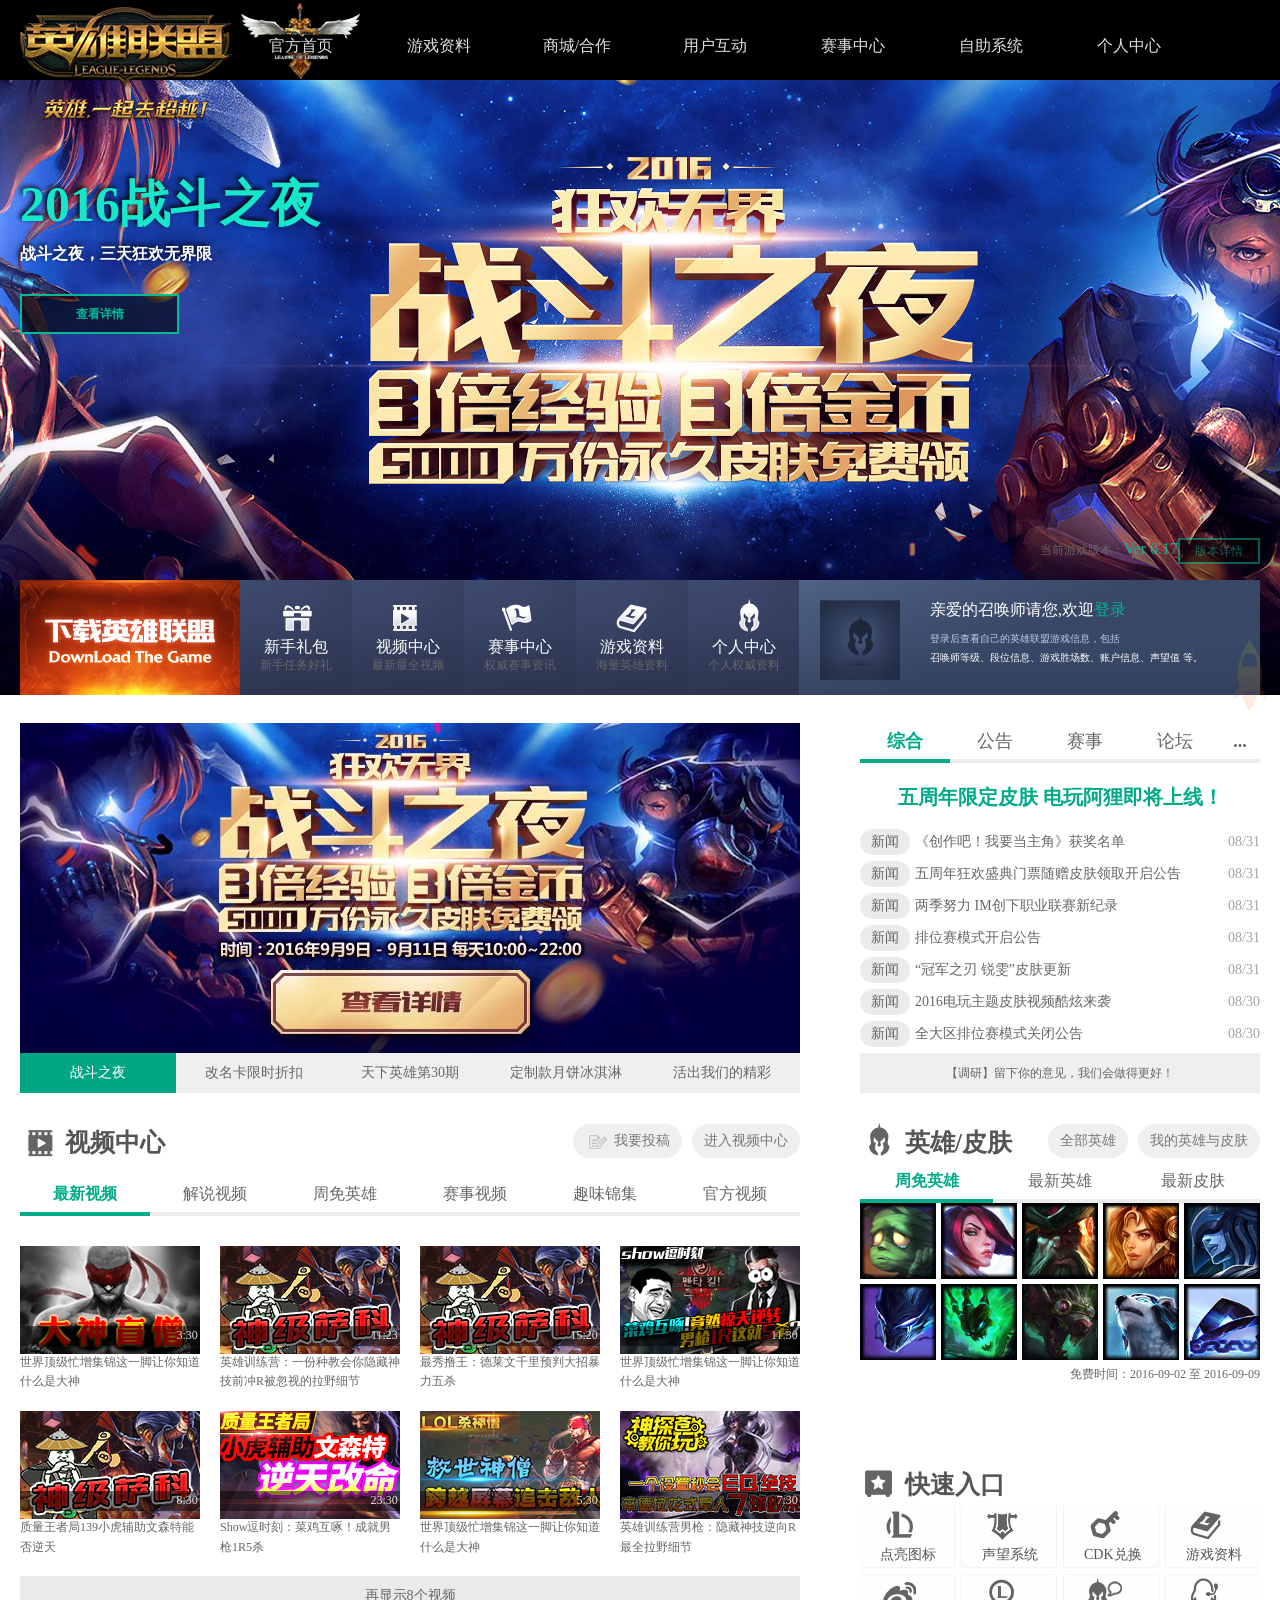
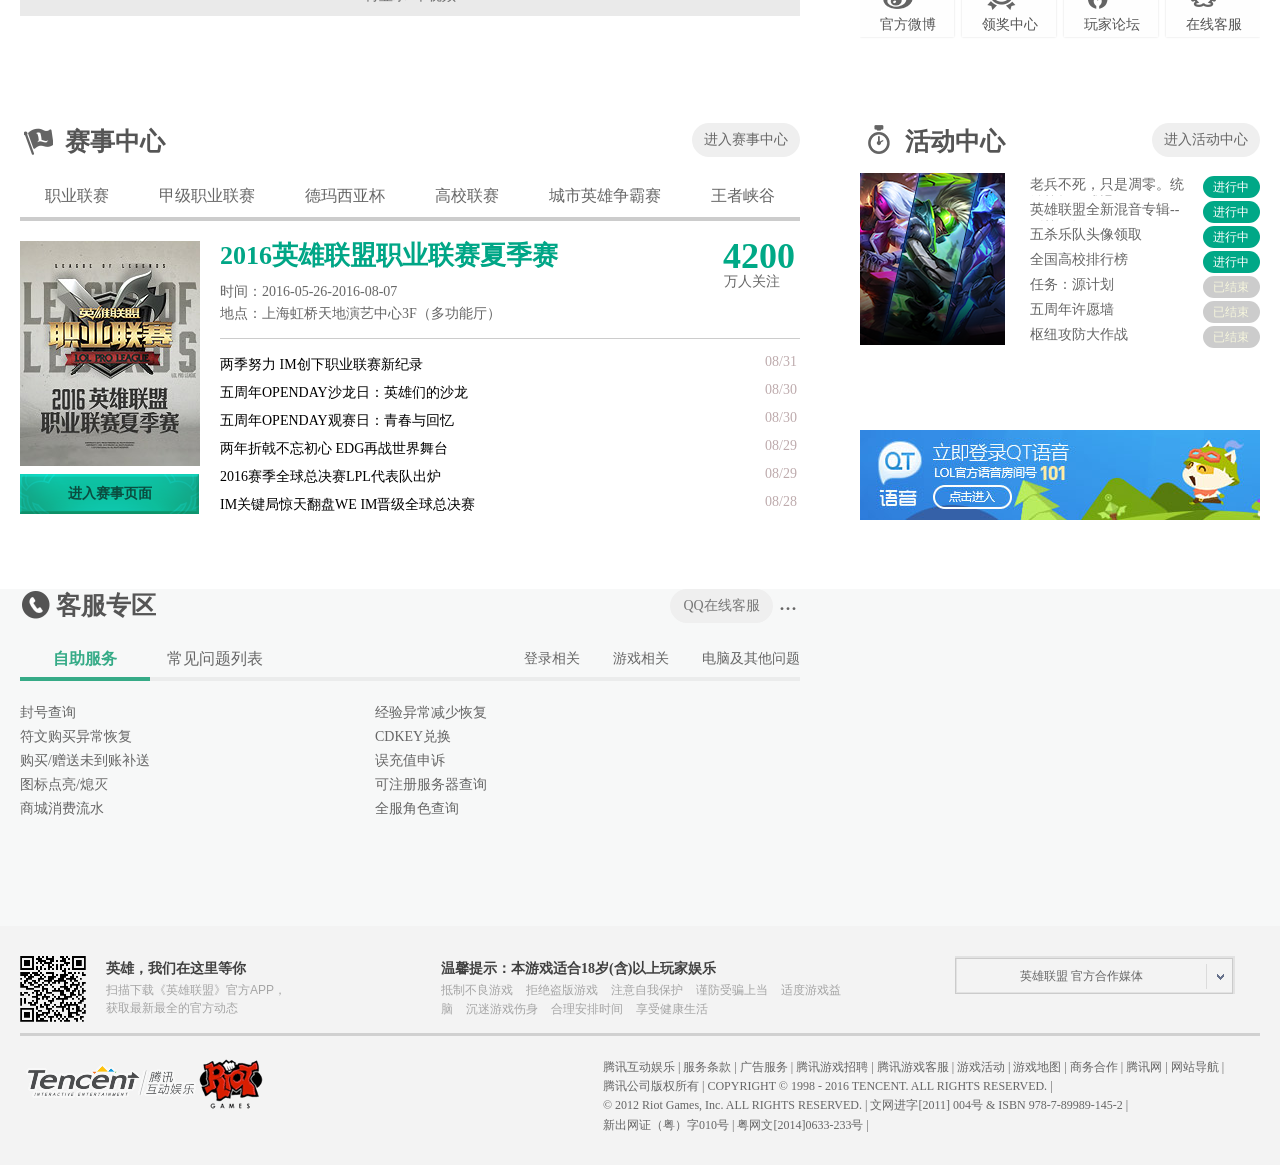
<file: index.html>
<!doctype html>
<html lang="en">
<head>
    <meta charset="UTF-8">
    <title>英雄联盟官方网站-腾讯</title>
    <link rel="stylesheet" href="css/base.css">
    <link rel="stylesheet" href="css/LOL.css">
    <link rel="shortcut icon" href="images/favicon.ico">
    <link rel="stylesheet" href="css/video.css">
    <script src="js/jquery-1.12.4.js"></script>
    <script src="js/LOL.js"></script>
    <script src="js/videoDatas.js"></script>

</head>
<body>
<!--=============================================LOL第一部分-开始======================================-->
<div class="header">
    <!--导航部分开始-->
    <div class="header-nav" id="header-nav">
        <div class="header-box w clearfix">
            <!--logo部分-->
            <h1>
                <a class="logo" href="#"></a>
            </h1>
            <!--nav部分start-->
            <img id="moveimg" height="80px" src="images/nabg2.png" alt="">
            <ul class="header-nav-ul clearfix" id="header-nav-ul">
                <li>
                    <a href="index.html">官方首页

                    </a>
                </li>
                <li>
                    <a href="#">游戏资料

                    </a>

                </li>
                <li>
                    <a class="nocursor">商城/合作

                    </a>
                </li>
                <li>
                    <a class="nocursor">用户互动

                    </a>
                </li>
                <li>
                    <a href="#">赛事中心

                    </a>

                </li>
                <li>
                    <a class="nocursor" href="#"> 自助系统

                    </a>

                </li>
                <li>
                    <a href="#">个人中心

                    </a>

                </li>
            </ul>
        </div>
    </div>
    <!--隐藏部分start-->
    <div class="hideul" id="hideul">
        <div class="hideulbox w">
            <ul class="firul">
                <li><a href="construct/index.html">新手指引</a></li>
                <li><a href="construct/index.html">资料库</a></li>
                <li><a href="construct/index.html">攻略中心</a></li>
                <li><a href="construct/index.html">模式实验室</a></li>
            </ul>
            <ul>
                <li><a href="construct/index.html">点券充值</a></li>
                <li><a href="construct/index.html">道聚城</a></li>
                <li><a href="construct/index.html">周边商城</a></li>
                <li><a href="construct/index.html">LOL信用卡</a></li>
                <li><a href="construct/index.html">网吧特权</a></li>
            </ul>
            <ul>
                <li><a href="construct/index.html">在线客服</a></li>
                <li><a href="construct/index.html">活动中心</a></li>
                <li><a href="construct/index.html">官方论坛</a></li>
                <li><a href="construct/index.html">官方微信</a></li>
                <li><a href="construct/index.html">官方微博</a></li>
            </ul>
            <ul>
                <li><a href="construct/index.html">LPL职业联赛</a></li>
                <li><a href="construct/index.html">甲级职业联赛</a></li>
                <li><a href="construct/index.html">德玛西亚杯</a></li>
                <li><a href="construct/index.html">城市英雄争霸赛</a></li>
                <li><a href="construct/index.html">高校联赛</a></li>
                <li><a href="construct/index.html">王者峡谷</a></li>
            </ul>
            <ul>
                <li><a href="construct/index.html">封号查询</a></li>
                <li><a href="construct/index.html">体验服务申请</a></li>
                <li><a href="construct/index.html">拂去其状态查询</a></li>
                <li><a href="construct/index.html">裁决之镰</a></li>

            </ul>
            <ul>
                <li><a href="construct/index.html">个人资料</a></li>
                <li><a href="construct/index.html">英雄与皮肤</a></li>
                <li><a href="construct/index.html">战绩历史</a></li>
            </ul>
        </div>
    </div>
    <!--隐藏部分end-->
    <!--导航部分结束-->
    <!--banner部分开始-->
    <div class="banner w">
        <div class="fontcrazy">
            2016战斗之夜
            <p>战斗之夜，三天狂欢无界限</p>
        </div>
        <a class="details" id="havcursor">
            查看详情
        </a>
        <div class="gamever">
            <p>当前游戏版本：<span>Ver 6.17</span></p>
            <a href="#">版本详情</a>
        </div>
        <div class="download">
            <a class="downgame" id="loginBtn" href="javascript:;"></a>
            <a class="freshman publica" href="#">
                <i></i>
                <p>新手礼包</p>
                <span>新手任务好礼</span>
            </a>
            <a class="views publica" href="#">
                <i></i>
                <p>视频中心</p>
                <span>最新最全视频</span>
            </a>
            <a class="events publica" href="#">
                <i></i>
                <p>赛事中心</p>
                <span>权威赛事资讯</span>
            </a>
            <a class="gameifo publica" href="#">
                <i></i>
                <p>游戏资料</p>
                <span>海量英雄资料</span>
            </a>
            <a class="usenter publica" href="#">
                <i></i>
                <p>个人中心</p>
                <span>个人权威资料</span>
            </a>
            <div class="login">
                <div class="picus">
                </div>
                <div class="loginfont">
                    <p class="p1">亲爱的召唤师请您,欢迎<a id="loginApi" href="#">登录</a></p>
                    <p class="p2"><span>登录后查看自己的英雄联盟游戏信息，包括</span> <br>
                        召唤师等级、段位信息、游戏胜场数、账户信息、声望值 等。</p>
                </div>

            </div>
        </div>
    </div>
    <!--banner部分结束-->
    <!--登陆部分start-->
    <div class="loginbar" id="loginbar">
        <div id="removebox">
            <div class="closebaner" id="closebaner"></div>
        </div>
        <div class="fontqiuck">
            <p class="dirp">帐号密码登录 </p>
            <p>推荐使用<a href="#">快速安全登录</a>，防止盗号。</p>
            <span id="tip"></span>
        </div>
        <div class="quickcontent">
            <input type="text" id="username" placeholder="支持QQ号/邮箱号/手机号/登陆">
            <input type="password" id="pwd" placeholder="密码">
            <input type="submit" id="sub">
            <div id="clearContent" href="javascript:;">
                <a href="#"></a>
            </div>
            <div id="clearPwd" href="javascript:;">
                <a href="#"></a>
            </div>
        </div>
        <div class="quickabox">
            <a class="quicka" href="#">忘记密码？</a>
            <a class="quicka" href="form最终版/index.html">注册新账号</a>
            <a class="quicka noborderringht" href="#">意见反馈</a>
        </div>
    </div>
    <!--遮罩层mask-->
    <div class="mask1" id="mask"></div>
    <!--登陆部分end-->
</div>
<!--==============================================LOL第一部分-结束=====================================-->



<!--==============================================LOL第二部分-开始=====================================-->
<div class="mainer w clearfix">
    <!--主体左部部分开始-->
    <div class="left-mainer fl">
        <!--左边的上边图片-->
        <div class="pictures" id="pic">
            <ul class="list">
                <li><a href=""><img src="images/shen1.jpg" alt=""/></a></li>
                <li><a href=""><img src="images/shen2.jpg" alt=""/></a></li>
                <li><a href=""><img src="images/shen3.jpg" alt=""/></a></li>
                <li><a href=""><img src="images/shen4.jpg" alt=""/></a></li>
                <li><a href=""><img src="images/shen5.jpg" alt=""/></a></li>
            </ul>
        </div>
        <!--左边下边的文字-->
        <div class="text">
            <ul class="fight" id="fight">
                <li><span>战斗之夜</span></li>
                <li><span>改名卡限时折扣</span></li>
                <li><span>天下英雄第30期</span></li>
                <li><span>定制款月饼冰淇淋</span></li>
                <li><span>活出我们的精彩</span></li>
            </ul>
        </div>
    </div>
    <!--左部结束-->

    <!--主体右部开始-->
    <div class="right-mainer fr">
        <!--右部顶部导航-->
        <div class="top-nav" id="mainerNav">
            <ul>
                <li class="current">综合</li>
                <li>公告</li>
                <li>赛事</li>
                <li>论坛</li>
            </ul>
            <a href="#">...</a>
        </div>
        <!--又不中间文本盒子-->
        <div class="middle-news" id="middle-news">
            <div class="news-content clearfix" style="display: block;">
                <ul class="news-top" id="news1">
                    <li class="first">五周年限定皮肤 电玩阿狸即将上线！</li>
                    <li> <i>新闻 </i><a href="#">《创作吧！我要当主角》获奖名单 <s>08/31</s></a></li>
                    <li><i>新闻</i><a href="#">五周年狂欢盛典门票随赠皮肤领取开启公告 <s>08/31</s></a></li>
                    <li><i>新闻</i><a href="#">两季努力 IM创下职业联赛新纪录 <s>08/31</s></a></li>
                    <li><i>新闻</i><a href="#">排位赛模式开启公告 <s>08/31</s></a></li>
                    <li><i>新闻</i><a href="#">“冠军之刃 锐雯”皮肤更新 <s>08/31</s></a></li>
                    <li><i>新闻</i><a href="#">2016电玩主题皮肤视频酷炫来袭 <s>08/30</s></a></li>
                    <li><i> 新闻</i><a href="#">全大区排位赛模式关闭公告 <s>08/30</s></a></li>
                </ul>
            </div>
            <div class="news-content clearfix" style="display: none;">
                <ul class="news-top" id="news2">
                    <li class="first">部分网通大区网络波动公告</li>
                    <li><i>公告</i><a href="#">9月2日免费英雄更换公告<s>08/31</s></a></li>
                    <li><i>公告</i><a href="#"> 五周年狂欢盛典门票随赠皮肤领取开启公告<s>08/31</s></a></li>
                    <li><i>公告</i><a href="#">排位赛模式开启公告 <s>08/31</s></a></li>
                    <li><i>公告</i><a href="#"> 全大区排位赛模式关闭公告<s>08/30</s></a></li>
                    <li><i>公告</i><a href="#">全大区战区系统关闭<s>08/30</s></a></li>
                    <li><i>公告</i><a href="#"> “任务：源计划”活动时间延长公告<s>08/30</s></a></li>
                    <li><i>公告</i><a href="#">部分网通大区排位赛维护公告 <s>08/30</s></a></li>
                </ul>
            </div>
            <div class="news-content clearfix" style="display: none;">
                <ul class="news-top" id="news3">
                    <li class="first">五周年狂欢盛典门票随赠皮肤领取开启公告</li>
                    <li><i>赛事</i><a href="#">两季努力 IM创下职业联赛新纪录<s>08/31</s></a></li>
                    <li><i>赛事</i><a href="#">五周年OPENDAY沙龙日：英雄们的沙龙<s>08/30</s></a></li>
                    <li><i>赛事</i><a href="#">五周年OPENDAY观赛日：青春与回忆<s>08/29</s></a></li>
                    <li><i>赛事</i><a href="#">两年折戟不忘初心 EDG再战世界舞台<s>08/29</s></a></li>
                    <li><i>赛事</i><a href="#">2016赛季全球总决赛LPL代表队出炉<s>08/29</s></a></li>
                    <li><i>赛事</i><a href="#">IM关键局惊天翻盘WE IM晋级全球总决赛<s>08/28</s></a></li>
                    <li><i>赛事</i><a href="#">Snake：没有成王败寇，只有壮志未酬<s>08/28</s></a></li>
                </ul>
            </div>
            <div class="news-content clearfix"  style="display: none;" >
                <ul class="news-top" id="news4">
                    <li class="first">部分网通大区网络波动公告</li>
                    <li><i>论坛</i><a href="#"> 动态登陆界面更新，EDG夺冠进军S6<s>08/31</s></a></li>
                    <li><i>论坛</i><a href="#">【自制】LOL高手各显其招花式玩球<s>08/31</s></a></li>
                    <li><i>论坛</i><a href="#">【吃货头像】奶妈竟然在吃这个！<s>08/31</s></a></li>
                    <li><i>论坛</i><a href="#"> 无敌特效优化，移动炮嘴获殊荣<s>08/31</s></a></li>
                    <li><i>论坛</i><a href="#"> 论自动档的重要性,如何一秒摆脱飞机场<s>08/31</s></a></li>
                    <li><i>论坛</i><a href="#"> 教育网大区紧急维护公告<s>08/27</s></a></li>
                    <li><i>论坛</i><a href="#">【漫画】LOL庐山真面目？原来你是这样的<s>08/26</s></a></li>
                </ul>
            </div>
        </div>
        <!--底部意见部分-->
        <div class="bottom-advice">
            <a href="#">【调研】留下你的意见，我们会做得更好！</a>
        </div>
        <!--主体右部结束    -->
    </div>
</div>
<!--==============================================LOL第二部分-结束=====================================-->



<!--==============================================LOL第三部分-开始=====================================-->
<div class="w lyjMain clearfix">
    <!--首页中部主要内容-视频部分-的左边部分-->
    <div class="home-mod-l">

        <!--视频中心 S-->
        <div class="home-mod home-video">
            <div class="hd">
                <h2 class="home-title home-video-title"><i class="icon-video"></i>视频中心</h2>
                <a href="#" onclick="" target="_blank"
                   class="txt-more">进入视频中心</a>
                <a class="txt-more" href="#"
                   onclick="" target="_blank"><i class="icon-submit"></i>我要投稿</a>
            </div>
            <div class="bd">
                <div class="tab video-tab">
                    <ul id="Jvideo" class="tab-nav video-nav">
                        <li rel="_n1" class="current">最新视频</li>
                        <li rel="_n2" >解说视频</li>
                        <li rel="_n3" >周免英雄</li>
                        <li rel="_n4" >赛事视频</li>
                        <li rel="_n5" >趣味锦集</li>
                        <li rel="_n6" >官方视频</li>
                    </ul>
                </div>
                <div class="contentVideo" id="contentVideo">
                    <ul id="Jvideo_n1" data-id="2" class="clearfix v-list v-mod-list v-star-list" style="display:block">
                    </ul>
                    <ul id="Jvideo_n2" data-id="3" class="clearfix v-list v-mod-list v-star-list">
                    </ul>
                    <ul id="Jvideo_n3" data-id="5" class="clearfix v-list v-mod-list v-star-list">
                    </ul>
                    <ul id="Jvideo_n4" data-id="4" class="clearfix v-list v-mod-list v-star-list">
                    </ul>
                    <ul id="Jvideo_n5" data-id="6" class="clearfix v-list v-mod-list v-star-list">
                    </ul>
                    <ul id="Jvideo_n6" data-id="7" class="clearfix v-list v-mod-list v-star-list">
                        <!--     <li>
                                 <a class="v-link" href="#">
                                     <img src="images/videoImg-2.jpg" alt="">
                                     <span class="shadow1"></span>
                                 <span class="v-meta">
                                     <!--<span class="v-author">枪炮玫瑰</span>-->
                                     <!--<span class="v-time">08:10</span>-->
                                 <!--</span>-->
                                     <!--<i class="icon-v"></i>-->
                                 <!--</a>-->
                                 <!--<h5 class="v-name"><a href="#">世界顶级忙增集锦这一脚让你知道什么是大神</a></h5>-->
                             <!--</li>&ndash;&gt;-->
                    </ul>
                </div>
                <a id="J_videoMore" class="video-more-link" href="javascript:void(0)">再显示<em>8</em>个视频</a>
                <a id="J_videoInner" class="video-more-link" href="#"
                   onclick="pgvSendClick({hottag:'main.video.btn.goInner2'})" target="_blank" style="display: none">进入视频中心查看更多</a>
            </div>
        </div>
        <!--视频中心 End-->
    </div>

    <!--首页中部主要内容的-视频部分-右边部分-->
    <div class="home-mod-r">
        <!--英雄/皮肤 S-->
        <div class="home-mod home-hero">
            <div class="hd">
                <h2 class="home-title home-hero-title"><i class="icon-hero"></i>英雄/皮肤</h2>
                <a href="#" target="_blank" class="txt-more">我的英雄与皮肤</a>
                <a href="#" target="_blank" class="txt-more">全部英雄</a>
            </div>
            <div class="bd">
                <div class="tab hero-tab">
                    <ul id="J_heroTab" class="tab-nav hero-nav">
                        <li class="current">周免英雄</li>
                        <li>最新英雄</li>
                        <li>最新皮肤</li>
                    </ul>
                </div>
                <div id="hero-tab-content">
                    <div class="hero-content hero-free" style="display: block">
                        <div id="J_freeList" class="free-list clearfix">

                        </div>
                        <div id="J_freeDate" class="free-time">免费时间：2016-09-02 至 2016-09-09</div>
                    </div>
                    <div class="hero-content hero-new" style="display: none">
                        <div id="J_heroNew" class="hero-new-list clearfix">
                        </div>
                    </div>
                    <div class="hero-content hero-skin" style="display: none">
                        <div id="J_skinNew" class="hero-new-list hero-skin-list clearfix">
                        </div>
                    </div>
                </div>
            </div>
        </div>
        <!--英雄/皮肤 Eed-->
        <!--快速入口 Start-->
        <div class="home-mod home-quick">
            <div class="hd">
                <h2 class="home-title home-quick-title"><i class="icon-quick"></i>快速入口</h2>
            </div>
            <div class="bd">
                <div class="home-quick-content" id="home-quick-content">
                    <a href="#" target="_blank"><i
                            style="background: url(images/public-spr.png) no-repeat -280px -40px"></i>点亮图标</a>
                    <a href="#" target="_blank"><i
                            style="background: url(images/public-spr.png) no-repeat -320px -40px"></i>声望系统</a>
                    <a href="#" target="_blank"><i
                            style="background: url(images/public-spr.png) no-repeat -360px -40px"></i>CDK兑换</a>
                    <a href="#" target="_blank"><i
                            style="background: url(images/public-spr.png) no-repeat -120px -40px"></i>游戏资料</a>
                    <a href="#" target="_blank"><i
                            style="background: url(images/public-spr.png) no-repeat -400px -40px"></i>官方微博</a>
                    <a href="#" target="_blank"><i
                            style="background: url(images/public-spr.png) no-repeat -440px -40px"></i>领奖中心</a>
                    <a href="#" target="_blank"><i
                            style="background: url(images/public-spr.png) no-repeat -480px -40px"></i>玩家论坛</a>
                    <a href="#" target="_blank"><i
                            style="background: url(images/public-spr.png) no-repeat -520px -40px"></i>在线客服</a>
                </div>
            </div>
        </div>
        <!--快速入口 E-->

    </div>
</div>
<!--==============================================LOL第三部分-结束=====================================-->



<!--==============================================LOL第四部分-开始=====================================-->
<div class="box-l w">
    <!--赛事中心 S-->
    <div class="match-center-l fl">
        <div class="match-title">
            <div class="match-logo fl">
                <i></i>

                <h2>赛事中心</h2>
            </div>
            <div class="match-inter fr">
                <a id="matchCenter" href="">进入赛事中心</a>
            </div>
        </div>
        <!--tab栏 S-->
        <div class="match-tab">
            <ul id="matchTab">
                <li><a href="#">职业联赛</a></li>
                <li><a href="#">甲级职业联赛</a></li>
                <li><a href="#">德玛西亚杯</a></li>
                <li><a href="#">高校联赛</a></li>
                <li><a href="#">城市英雄争霸赛</a></li>
                <li><a href="#">王者峡谷</a></li>
            </ul>
        </div>
        <!--tab栏 E-->


        <div class="match-content">
            <!--tab栏下的图片 S-->
            <div class="picpart-zw fl">
                <a id="matchPic" class="pic-zw" href="#"></a>
                <a class="btn-zw" href="#">进入赛事页面</a>
            </div>
            <!--tab栏下的图片 E-->
            <!--tab栏下的新闻 S-->
            <div id="allNewsPart">
                <div class="newspart-zw fr">
                    <div class="mt-zw">
                        <h2><a class="title-zw" href="#">2016英雄联盟职业联赛夏季赛</a></h2>

                        <p class="time-zw">时间：2016-05-26-2016-08-07</p>

                        <p class="place-zw">地点：上海虹桥天地演艺中心3F（多功能厅）</p>

                        <p class="num-zw">4200</p>

                        <p class="attention-zw">万人关注</p>
                    </div>
                    <div class="mc-zw">
                        <ul>
                            <li><a href="#">两季努力 IM创下职业联赛新纪录</a>

                                <p class="fr">08/31</p></li>
                            <li><a href="#">五周年OPENDAY沙龙日：英雄们的沙龙</a>

                                <p class="fr">08/30</p></li>
                            <li><a href="#">五周年OPENDAY观赛日：青春与回忆</a>

                                <p class="fr">08/30</p></li>
                            <li><a href="#">两年折戟不忘初心 EDG再战世界舞台</a>

                                <p class="fr">08/29</p></li>
                            <li><a href="#">2016赛季全球总决赛LPL代表队出炉</a>

                                <p class="fr">08/29</p></li>
                            <li><a href="#">IM关键局惊天翻盘WE IM晋级全球总决赛</a>

                                <p class="fr">08/28</p></li>
                        </ul>
                    </div>
                    <!--tab栏下的新闻 S-->
                </div>
                <div class="newspart-zw fr" style="display:none">
                    <div class="mt-zw">
                        <h2><a class="title-zw" href="#">
                            英雄联盟甲级职业联赛夏季赛</a></h2>

                        <p class="time-zw">时间：2016-05-23-2016-08-03</p>

                        <p class="place-zw">地点：上海闸北</p>

                        <p class="num-zw">800</p>

                        <p class="attention-zw">万人关注</p>
                    </div>
                    <div class="mc-zw">
                        <ul>
                            <li><a href="#">NBY顺利进军LPL YM难逃BO5魔咒憾负</a>

                                <p class="fr">08/09</p></li>
                            <li><a href="#">RVG惨遭降级命运 YM完胜皇族挺进决赛</a>

                                <p class="fr">08/09</p></li>
                            <li><a href="#">皇族技高一筹 力克LD挺进下轮</a>

                                <p class="fr">08/08</p></li>
                            <li><a href="#">WYD完胜对手成功保级 TCS告别LSPL</a>

                                <p class="fr">08/07</p></li>
                            <li><a href="#">2016LSPL夏季赛季后赛今日打响！</a>

                                <p class="fr">08/06</p></li>
                            <li><a href="#">2016LSPL季后赛巡礼：Doinb再度冲击LPL</a>

                                <p class="fr">08/05</p></li>
                        </ul>
                    </div>
                    <!--tab栏下的新闻 S-->
                </div>
                <div class="newspart-zw fr" style="display:none">
                    <div class="mt-zw">
                        <h2><a class="title-zw" href="#">
                            2016年德玛西亚杯</a></h2>

                        <p class="time-zw">时间：2016-06-29-2016-07-03</p>

                        <p class="place-zw">地点：苏州体育中心</p>

                        <p class="num-zw">700</p>

                        <p class="attention-zw">万人关注</p>
                    </div>
                    <div class="mc-zw">
                        <ul>
                            <li><a href="#">SofM遇到inSec Mlxg与Condi再掀大龙争夺战</a>

                                <p class="fr">07/02</p></li>
                            <li><a href="#">德杯八强出炉 LSPL两队晋级淘汰赛</a>

                                <p class="fr">07/02</p></li>
                            <li><a href="#">德杯发展史：从LPL预热赛到电竞盛宴</a>

                                <p class="fr">07/02</p></li>
                            <li><a href="#">德杯首日LD成黑马 连胜GT与SAT</a>

                                <p class="fr">07/02</p></li>
                            <li><a href="#">德杯那些事儿：解说席上的“好声音”</a>

                                <p class="fr">07/26</p></li>
                            <li><a href="#">6月29日11:30德杯苏州站正式开赛！</a>

                                <p class="fr">08/05</p></li>
                        </ul>
                    </div>
                    <!--tab栏下的新闻 S-->
                </div>
                <div class="newspart-zw fr" style="display:none">
                    <div class="mt-zw">
                        <h2><a class="title-zw" href="#">
                            第四届全国高校联赛</a></h2>

                        <p class="time-zw">时间：2015-10-24-2016-05-30</p>

                        <p class="place-zw">地点：线下</p>

                        <p class="num-zw">300</p>

                        <p class="attention-zw">万人关注</p>
                    </div>
                    <div class="mc-zw">
                        <ul>
                            <li><a href="#">英雄联盟用户调查问卷</a>

                                <p class="fr">11/06</p></li>
                            <li><a href="#">全国高校联赛区域决赛即将火热开战</a>

                                <p class="fr">11/06</p></li>
                            <li><a href="#">电力学院豪取连胜 上海区域联赛首周次日综述</a>

                                <p class="fr">11/06</p></li>
                            <li><a href="#">成都区域联赛首周综述：川音表现出色</a>

                                <p class="fr">11/06</p></li>
                            <li><a href="#">长沙学院携手湖南工业领跑本周区域联赛</a>

                                <p class="fr">04/03</p></li>
                            <li><a href="#">同济大学折戟主场 上海区域联赛首周战报</a>

                                <p class="fr">08/05</p></li>
                        </ul>
                    </div>
                    <!--tab栏下的新闻 S-->
                </div>
                <div class="newspart-zw fr" style="display:none">
                    <div class="mt-zw">
                        <h2><a class="title-zw" href="#">
                            第十一届城市英雄争霸赛</a></h2>

                        <p class="time-zw">时间：2016-07-30-2016-11-20</p>

                        <p class="place-zw">地点：线下</p>

                        <p class="num-zw">500</p>

                        <p class="attention-zw">万人关注</p>
                    </div>
                    <div class="mc-zw">
                        <ul>
                            <li><a href="#">英雄联盟用户调查问卷</a>

                                <p class="fr">11/06</p></li>
                            <li><a href="#">战火席卷全国 城市英雄争霸赛火热进行</a>

                                <p class="fr">11/06</p></li>
                            <li><a href="#">有梦想你就来 城市英雄争霸赛微访谈回顾</a>

                                <p class="fr">11/06</p></li>
                            <li><a href="#">【云南】城市英雄争霸赛开赛仪式圆满结束</a>

                                <p class="fr">11/06</p></li>
                            <li><a href="#">【江苏】城市英雄争霸赛今日盛大起航</a>

                                <p class="fr">04/03</p></li>
                            <li><a href="#">第十一届LOL城市英雄争霸赛参赛攻略</a>

                                <p class="fr">08/05</p></li>
                        </ul>
                    </div>
                    <!--tab栏下的新闻 S-->
                </div>
                <div class="newspart-zw fr" style="display:none">
                    <div class="mt-zw">
                        <h2><a class="title-zw" href="#">
                            王者峡谷</a></h2>

                        <p class="time-zw">时间：2015-02-28-2017-02-28</p>

                        <p class="place-zw">地点：线上</p>

                        <p class="num-zw">100</p>

                        <p class="attention-zw">万人关注</p>
                    </div>
                    <div class="mc-zw">
                        <ul>
                            <li><a href="#">《王者峡谷》全民线上海选赛报名开启</a>

                                <p class="fr">11/06</p></li>
                            <li><a href="#">王者峡谷线上冠军锦标赛奖励发放公告</a>

                                <p class="fr">11/06</p></li>
                            <li><a href="#">线上冠军锦标赛第9轮开启</a>

                                <p class="fr">11/06</p></li>
                            <li><a href="#">线上冠军锦标赛第8轮开启 赛程即将结束</a>

                                <p class="fr">11/06</p></li>
                            <li><a href="#">线上冠军锦标赛第7轮开启</a>

                                <p class="fr">04/03</p></li>
                            <li><a href="#">线上冠军锦标赛第6轮及赛程答疑</a>

                                <p class="fr">08/05</p></li>
                        </ul>
                    </div>
                    <!--tab栏下的新闻 S-->
                </div>
            </div>
        </div>
    </div>
    <!--赛事中心 E-->
    <!--活动中心 S-->
    <div class="active-center-l fr">
        <div class="active-title">
            <div class="active-logo fl">
                <i></i>

                <h3>活动中心</h3>
            </div>
            <a class="active-inner fr" href="#">进入活动中心</a>
        </div>
        <div class="active-news-zw">
            <div id="activePicBox">
                <div id="activePic" class="active-pic"></div>
                <div id="maskZw"></div>
                <div id="maskTop">
                    <h5 class="act-tit2">活动简介</h5>

                    <p class="act-tx">参与“任务：源计<br/>划”活动，免费领源<br/>计划系列头像，更有<br/>期限源计划皮肤好礼<br/>等你来拿！</p>
                    <span class="act-lnk">查看活动详情</span>
                </div>
            </div>

            <div class="news">
                <ul id="newsBox">
                    <li class="greenli">
                        <a title="老兵不死，只是凋零。统治战场正式退役" class="getZw" href="#">
                            <em>老兵不死，只是凋零。统治战场正式退役</em>
                            <span>进行中</span>
                        </a>
                    </li>
                    <li class="greenli">
                        <a title="英雄联盟全新混音专辑--《战歌》" class="getZw" href="#">
                            <em>英雄联盟全新混音专辑--《战歌》</em>
                            <span>进行中</span>
                        </a>
                    </li>
                    <li class="greenli">
                        <a title="五杀乐队头像领取" class="getZw" href="#">
                            <em>五杀乐队头像领取</em>
                            <span>进行中</span>
                        </a>
                    </li>
                    <li class="greenli">
                        <a title="全国高校排行榜" class="getZw" href="#">
                            <em>全国高校排行榜</em>
                            <span>进行中</span>
                        </a>
                    </li>
                    <li class="greyli">
                        <a title="任务：源计划" class="getZw" href="#">
                            <em>任务：源计划</em>
                            <span class="grey-span">已结束</span>
                        </a>
                    </li>
                    <li class="greyli">
                        <a title="五周年许愿墙" class="getZw" href="#">
                            <em>五周年许愿墙</em>
                            <span class="grey-span">已结束</span>
                        </a>
                    </li>
                    <li class="greyli">
                        <a title="枢纽攻防大作战" class="getZw" href="#">
                            <em>枢纽攻防大作战</em>
                            <span class="grey-span">已结束</span>
                        </a>
                    </li>
                </ul>
            </div>
        </div>
        <a href="#" class="active-qt">
            <img src="images/pic-qt.jpg" alt=""/>
        </a>
    </div>
    <!--活动中心 E-->
</div>
<!--==============================================LOL第四部分-结束=====================================-->



<!--==============================================LOL第五部分-开始=====================================-->

<!--=================  5   客服专区serve部分 start================================-->
<div class="serve">
    <div class="w">
        <div class="ser_top_l">
            <h2><i class="ser_call"></i>&nbsp;客服专区</h2>
            <div class="qqOnlineServe fr">
                <input type="button" class="ser_btn " onclick="javascrtpt:window.location.href='construct/index.html'"value="QQ在线客服"/>
                <a href="construct/index.html">...</a>
            </div>
        </div>
        <div class="ser_bd">
            <div class="ser_tab">
                <ul class="ser_tab_left fl" id="ser_tab_left">
                    <li class="current">自助服务</li>
                    <li class="">常见问题列表</li>
                </ul>
                <div class="ser_tab_right fr">
                    <a href="construct/index.html">登录相关 </a>
                    <a href="construct/index.html">游戏相关 </a>
                    <a href="construct/index.html">电脑及其他问题</a>
                </div>
            </div>
            <ul class="ser_tab_content" id="ser_tab_content">
                <li id="ser_n1" class="current">
                    <ul class="ser_n1_inner">
                        <li><a href="#">登录相关问题 </a></li>
                        <li><a href="#">电脑及其他问题 </a></li>
                        <li><a href="#">LOL游戏崩溃提示：您中途退出游戏，请重新连接 </a></li>
                        <li><a href="#">英雄联盟对电脑配置有什么要求？ </a></li>
                        <li><a href="#">防沉迷系统限制以及信息修改的说明 </a></li>
                        <li><a href="#">游戏过程中崩溃，弹出BUGSPLAT（ERROR）报错界面</a></li>
                        <li><a href="#">拉起游戏时，黑屏无响应（选择英雄后出现的黑屏） </a></li>
                        <li><a href="#">提示站点使用已过期的证书或无效证书的问题 </a></li>
                        <li><a href="#">拉起游戏时提示：连接失败，无法连接服务器 </a></li>
                        <li><a href="#">登录时，提示：服务器正忙，请稍后再试（登录</a></li>
                    </ul>
                </li>
                <li id="ser_n2" class="">
                    <ul class="ser_n1_inner">
                        <li><a href="#">封号查询</a></li>
                        <li><a href="#">经验异常减少恢复</a></li>
                        <li><a href="#">符文购买异常恢复</a></li>
                        <li><a href="#">CDKEY兑换</a></li>
                        <li><a href="#">购买/赠送未到账补送</a></li>
                        <li><a href="#">误充值申诉</a></li>
                        <li><a href="#">图标点亮/熄灭</a></li>
                        <li><a href="#">可注册服务器查询</a></li>
                        <li><a href="#">商城消费流水</a></li>
                        <li><a href="#">全服角色查询</a></li>
                    </ul>
                </li>
            </ul>
        </div>
    </div>
</div>
<!--=================  5   客服专区serve部分 end================================-->

<!--================   公共foot,页脚,部分strt ===================================== =-->
<div class="foot">
    <div class="w">
        <div class="foot_friend clearfix">
            <div class="ff_normal  fl">
                <i class="foot_weixin fl"></i>

                <p class="fb leftem font_f">英雄，我们在这里等你</p><br/>

                <p class="leftem font_f">扫描下载《英雄联盟》官方APP，<br>获取最新最全的官方动态</p>
            </div>
            <div class="ff_normal fl">
                <p class="fb"> 温馨提示：本游戏适合18岁(含)以上玩家娱乐</p>
                <ul class="foot-ul">
                    <li>抵制不良游戏</li>
                    <li>拒绝盗版游戏</li>
                    <li>注意自我保护</li>
                    <li>谨防受骗上当</li>
                    <li>适度游戏益脑</li>
                    <li>沉迷游戏伤身</li>
                    <li>合理安排时间</li>
                    <li>享受健康生活</li>
                </ul>
            </div>

            <div class="foot_lnkBox fr"  id="foot_lnkBox">
                <div id="FooterLNK" class="footer_lnk fr">
                    <span class="fl">英雄联盟 官方合作媒体</span>
                    <i class="fl ico-arrowdown"></i>
                </div>
                <div id="foot_lnkMtBox">
                    <div class="foot_lnkMt"  id="foot_lnkMt">
                        <ul id="lnkMt_content">
                            <li><a href="#">英雄联盟大咖</a></li>
                            <li><a href="#">黑马程序员</a></li>
                            <li><a href="#">传智播客</a></li>
                            <li><a href="#">电玩巴士</a></li>
                            <li><a href="#">爱拍游戏</a></li>
                            <li><a href="#">掌游宝</a></li>
                            <li><a href="#">玩加赛事</a></li>
                            <li><a href="#">太平洋</a></li>
                            <li><a href="#">英雄联盟大咖</a></li>
                            <li><a href="#">黑马程序员</a></li>
                            <li><a href="#">传智播客</a></li>
                            <li><a href="#">电玩巴士</a></li>
                            <li><a href="#">太平洋</a></li>
                            <li><a href="#">英雄联盟大咖</a></li>
                            <li><a href="#">黑马程序员</a></li>
                            <li><a href="#">传智播客</a></li>
                            <li><a href="#">电玩巴士</a></li>
                            <li><a href="#">黑马程序员</a></li>
                            <li><a href="#">传智播客</a></li>
                            <li><a href="#">电玩巴士</a></li>
                            <li><a href="#">黑马程序员</a></li>
                            <li><a href="#">传智播客</a></li>
                            <li><a href="#">电玩巴士</a></li>
                        </ul>
                        <!--滚动条-->
                        <div id="ser_scroll" class="ser_scroll">
                            <div class="ser_bar" id="ser_bar"></div>
                        </div>
                    </div>
                </div>
            </div>
        </div>
        <div class="foot_f">
            <a class="fl foot_logo" title="腾讯互动娱乐" target="_blank" href="#"></a>
            <ul class="fr ">
                <li><a href="#">&nbsp;腾讯互动娱乐</a> |</li>
                <li><a href="#">&nbsp;服务条款</a> |</li>
                <li><a href="#">&nbsp;广告服务</a> |</li>
                <li><a href="#">&nbsp;腾讯游戏招聘</a> |</li>
                <li><a href="#">&nbsp;腾讯游戏客服</a> |</li>
                <li><a href="#">&nbsp;游戏活动</a> |</li>
                <li><a href="#">&nbsp;游戏地图</a> |</li>
                <li><a href="#">&nbsp;商务合作</a> |</li>
                <li><a href="#">&nbsp;腾讯网</a> |</li>
                <li><a href="#">&nbsp;网站导航</a> |</li>
                <li><a href="#">&nbsp;腾讯公司版权所有</a> |</li>
                <li><a href="#">&nbsp;COPYRIGHT © 1998 - 2016 TENCENT. ALL RIGHTS RESERVED.</a> |</li>
                <li><a href="#">&nbsp;© 2012 Riot Games, Inc. ALL RIGHTS RESERVED.</a> |</li>
                <li><a href="#">&nbsp;文网进字[2011] 004号 & ISBN 978-7-89989-145-2</a> |</li>
                <li><a href="#">&nbsp;新出网证（粤）字010号</a> |</li>
                <li><a href="#">&nbsp;粤网文[2014]0633-233号</a> |</li>
            </ul>
        </div>
    </div>
</div>
<!--================  公共foot,页脚，部分strt  ======================================-->
<!--=========小火箭，piu ~ ============-->
<div id="rocket"><img src="images/rocket.png"/></div>
<!--=========小火箭，piu ~ ===========-->
<!--==============================================LOL第五部分-结束=====================================-->
</body>
</html>
</file>
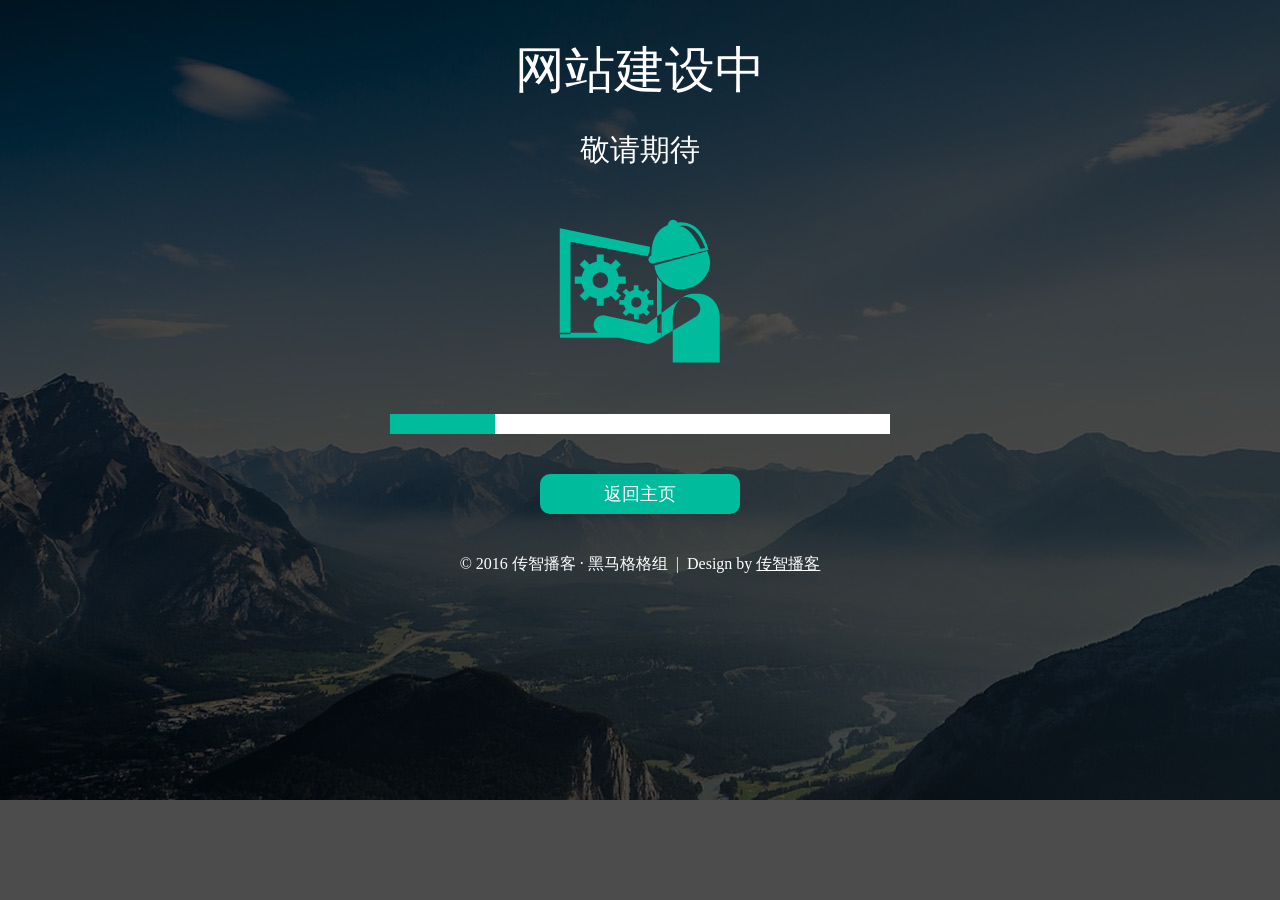
<file: construct/index.html>
<!DOCTYPE html>
<html>
<head lang="en">
    <meta charset="UTF-8">
    <title>网站建设中</title>
    <link rel="shortcut icon" href="favicon.ico">
    <link rel="stylesheet" href="style.css"/>
    <script src="../js/jquery-1.12.4.js"></script>
    <script>
        $(function () {
            //进度条动画
            $(".progresBar").animate({"width":"350px"},3000, function () {
                $(".progresBar>span").fadeIn();
            });
            $(".box img").animate({
                "width":"204px",
                "height":"200px",
                "opacity":1
            },1000);
            //遮罩层动画
            $(".mask").animate({"opacity":"0.7"},800);
        });
    </script>
</head>

<body>
    <div class="mask"></div>
   <div class="box">
       <h1>网站建设中</h1>
       <h2>敬请期待</h2>
       <img src="sg2.png" alt=""/>
       <div class="progress">
           <div class="progresBar">
               <span>70%</span>
           </div>
       </div>
       <a href="../index.html" class="goBack">返回主页</a>
       <div class="copyright">
           <p>© 2016 传智播客 · 黑马格格组 &nbsp;|&nbsp; Design by <a href="http://web.itcast.com">传智播客</a></p>
       </div>
   </div>

</body>
</html>
</file>
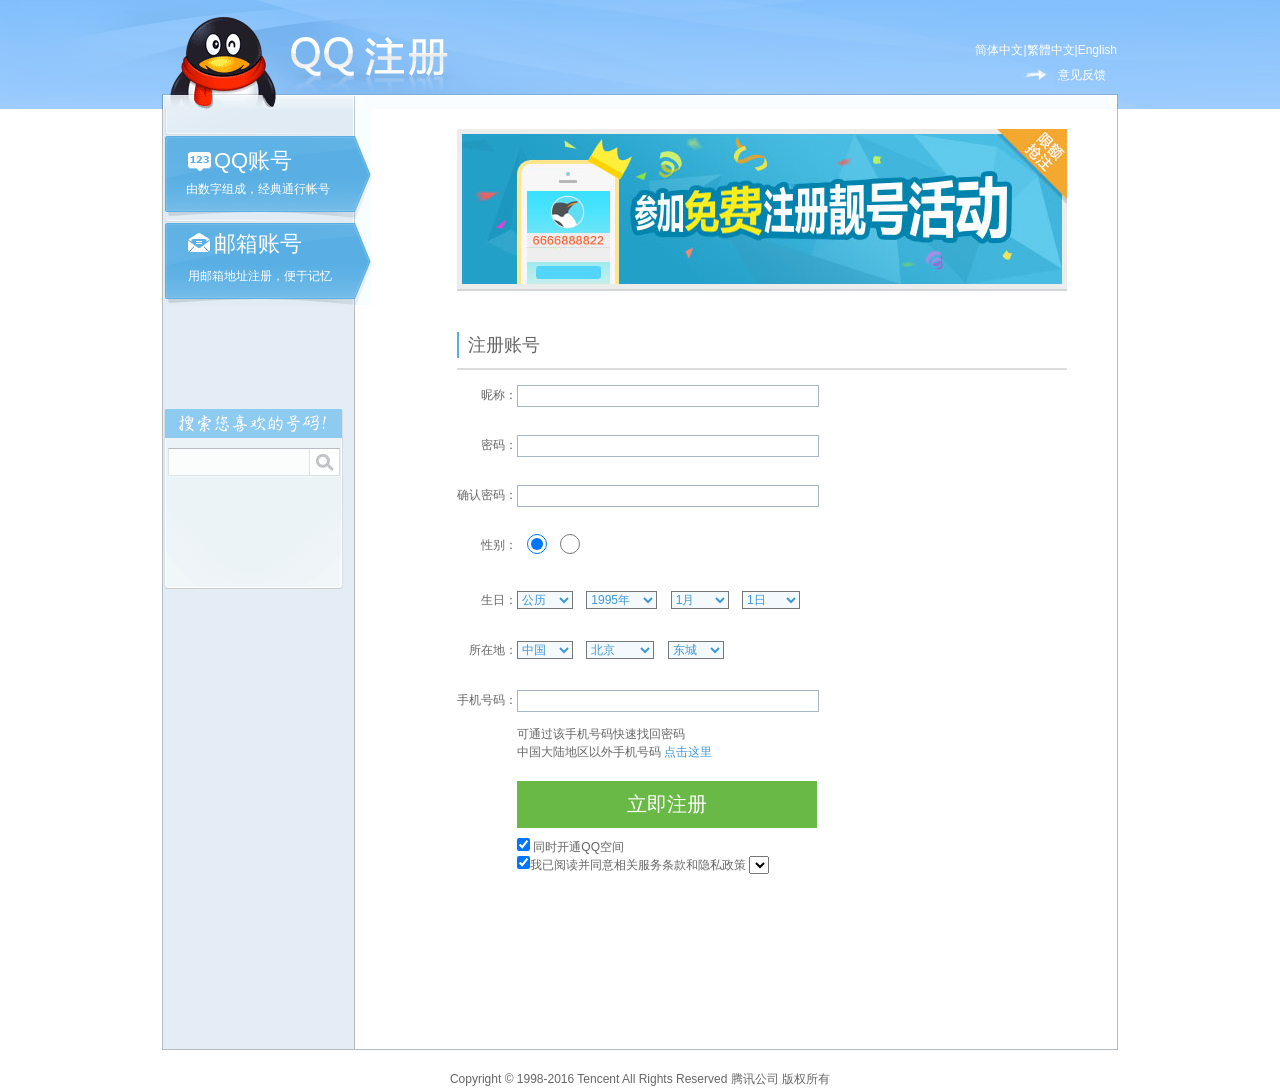
<file: form最终版/index.html>
<!DOCTYPE html>
<html>
<head lang="en">
    <meta charset="UTF-8">
    <title></title>
    <link rel="icon" href="../favicon.ico"/>
    <link rel="stylesheet" href="base.css"/>
    <link rel="stylesheet" href="index.css"/>
    <script src=jquery-1.12.4.js></script>
    <script src="base.js"></script>
</head>
<body>
<!--表单开始-->
<div class="form">
    <div class="bg">
        <div class="form-header middle">
            <p>简体中文|繁體中文|English</p> <i>意见反馈</i>
        </div>
    </div>
    <div class="form-content middle ">
        <div class="left-content  fl clearfix">
            <div class="top-left-content clearfix">
                <i></i>

                <p>QQ账号</p>
                <span>由数字组成，经典通行帐号</span>
            </div>
            <div class="center-left-content">
                <i></i>

                <p>邮箱账号</p>
                <span>用邮箱地址注册，便于记忆</span>
            </div>
            <div class="bottom-left-content">
                <i></i>
            </div>
        </div>
        <div class="right-content fr">
            <div class="picture"></div>
            <div class="qq-form">
                <div class="zhuce"><span>注册账号</span></div>
                <div class="linear"></div>
                <i>昵称：</i> <input type="text" id="input1"/> <span></span><br/>
                <i>密码：</i> <input type="password" id="input2"/> <span></span><br/>
                <i> 确认密码：</i><input type="password" id="input3"/><span></span><br/>
                <i>性别：</i>
                <input type="radio" value="男" name="xb" checked="checked"/>
                <input type="radio" value="女" name="xb"/> <br/>
                <i>生日：</i>
                <select name="rili" >
                    <option value="">公历</option>
                    <option value="">农历</option>
                </select>
                <select name="year" class="">
                    <option value="" >1995年</option>
                    <option value="" >1996年</option>
                    <option value="" >1997年</option>
                    <option value="" >1998年</option>
                    <option value="" >1999年</option>
                    <option value="" >2000年</option>
                    <option value="" >2001年</option>
                    <option value="" >2003年</option>
                    <option value="" >2004年</option>
                    <option value="" >2005年</option>
                    <option value="" >2006年</option>
                    <option value="" >2007年</option>
                    <option value="" >2008年</option>
                    <option value="" >2009年</option>
                    <option value="" >2010年</option>
                    <option value="" >2011年</option>
                    <option value="" >2012年</option>
                    <option value="" >2013年</option>
                    <option value="" >2014年</option>
                    <option value="" >2015年</option>
                    <option value="" >2016年</option>
                </select>
                <select name="month" >
                    <option value="">1月</option>
                    <option value="">2月</option>
                    <option value="">3月</option>
                    <option value="">4月</option>
                    <option value="">5月</option>
                    <option value="">6月</option>
                    <option value="">7月</option>
                    <option value="">8月</option>
                    <option value="">9月</option>
                    <option value="">10月</option>
                    <option value="">11月</option>
                    <option value="">12月</option>
                </select>
                <select name="day" >
                    <option value="">1日</option>
                    <option value="">2日</option>
                    <option value="">3日</option>
                    <option value="">4日</option>
                    <option value="">5日</option>
                    <option value="">6日</option>
                    <option value="">7日</option>
                    <option value="">8日</option>
                    <option value="">9日</option>
                    <option value="">10日</option>
                    <option value="">11日</option>
                    <option value="">12日</option>
                    <option value="">13日</option>
                    <option value="">14日</option>
                    <option value="">15日</option>
                    <option value="">16日</option>
                    <option value="">17日</option>
                    <option value="">18日</option>
                    <option value="">19日</option>
                    <option value="">20日</option>
                    <option value="">21日</option>
                    <option value="">22日</option>
                    <option value="">23日</option>
                    <option value="">24日</option>
                    <option value="">25日</option>
                    <option value="">26日</option>
                    <option value="">27日</option>
                    <option value="">28日</option>
                    <option value="">29日</option>
                    <option value="">30日</option>
                    <option value="">31日</option>
                </select> <br/>
                <i>所在地：</i>
                <select name="antion" >
                    <option value="" selected="selected">中国</option>
                    <option value="">美国</option>
                    <option value="">俄国</option>
                    <option value="">法国</option>
                    <option value="">英国</option>
                </select>
                <select name="area" >
                    <option value="">北京</option>
                    <option value="">旧金山</option>
                    <option value="">莫斯科</option>
                    <option value="">巴黎</option>
                    <option value="">伦敦</option>
                </select>
                <select name="local" >
                    <option value="">东城</option>
                    <option value="">南城</option>
                    <option value="">西城</option>
                    <option value="">北城</option>
                </select><br/>
                <i>手机号码：</i>
                <input type="text" id="input4"/> <span></span><br/>
            </div>
            <div class="text-form">
                <i></i>
                可通过该手机号码快速找回密码 <br/>
                中国大陆地区以外手机号码 <a href="#">点击这里</a> <br/>
                <button><a href="">立即注册</a></button>
                <br/>
                <i></i>
                <input type="checkbox" checked/> 同时开通QQ空间
                <br/>
                <input type="checkbox" checked/>我已阅读并同意相关服务条款和隐私政策
                <select name="poblic">
                    <option value="">。。。</option>
                    <option value="">《QQ号码规则》</option>
                    <option value="">《QQ空间服务协议》</option>
                    <option value="">《隐私政策》</option>
                </select>
            </div>


        </div>
    </div>
    <div class="bottom middle">Copyright © 1998-2016 Tencent All Rights Reserved 腾讯公司 版权所有</div>

</div>
<!--表单结束-->
</body>
</html>
</file>
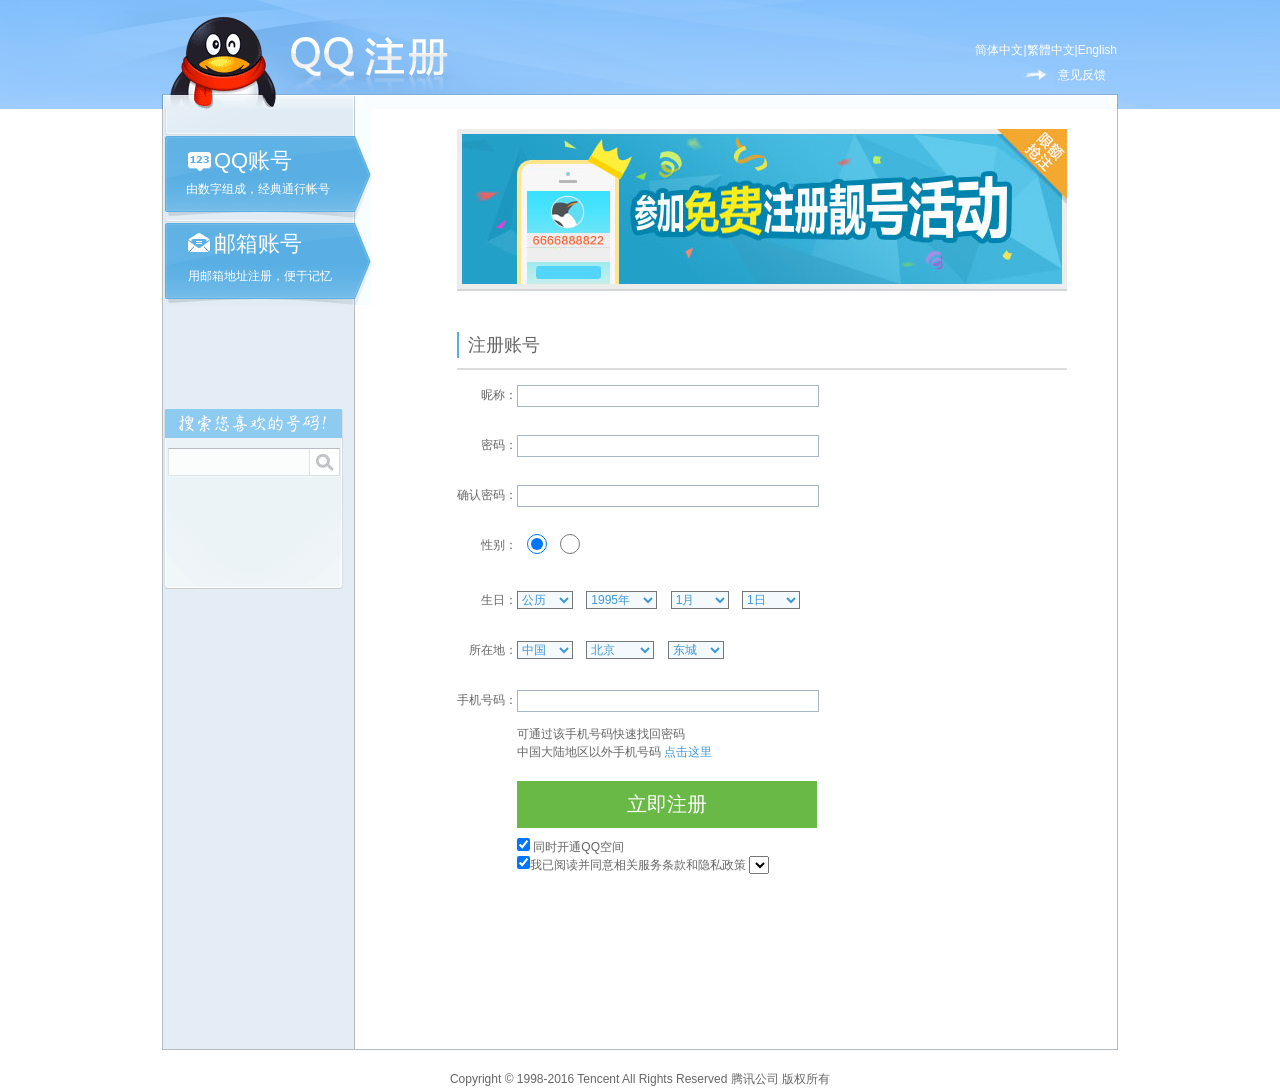
<file: lol-info-detail/form/index.html>
<!DOCTYPE html>
<html>
<head lang="en">
    <meta charset="UTF-8">
    <title>注册账号</title>
    <link rel="icon" href="../favicon.ico"/>
    <link rel="stylesheet" href="base.css"/>
    <link rel="stylesheet" href="index.css"/>
    <script src=jquery-1.12.4.js></script>
    <script src="base.js"></script>
</head>
<body>
<!--表单开始-->
<div class="form">
    <div class="bg">
        <div class="form-header middle">
            <p>简体中文|繁體中文|English</p> <i>意见反馈</i>
        </div>
    </div>
    <div class="form-content middle ">
        <div class="left-content  fl clearfix">
            <div class="top-left-content clearfix">
                <i></i>

                <p>QQ账号</p>
                <span>由数字组成，经典通行帐号</span>
            </div>
            <div class="center-left-content">
                <i></i>

                <p>邮箱账号</p>
                <span>用邮箱地址注册，便于记忆</span>
            </div>
            <div class="bottom-left-content">
                <i></i>
            </div>
        </div>
        <div class="right-content fr">
            <div class="picture"></div>
            <div class="qq-form">
                <div class="zhuce"><span>注册账号</span></div>
                <div class="linear"></div>
                <i>昵称：</i> <input type="text" id="input1"/> <span></span><br/>
                <i>密码：</i> <input type="password" id="input2"/> <span></span><br/>
                <i> 确认密码：</i><input type="password" id="input3"/><span></span><br/>
                <i>性别：</i>
                <input type="radio" value="男" name="xb" checked="checked"/>
                <input type="radio" value="女" name="xb"/> <br/>
                <i>生日：</i>
                <select name="rili" >
                    <option value="">公历</option>
                    <option value="">农历</option>
                </select>
                <select name="year" class="">
                    <option value="" >1995年</option>
                    <option value="" >1996年</option>
                    <option value="" >1997年</option>
                    <option value="" >1998年</option>
                    <option value="" >1999年</option>
                    <option value="" >2000年</option>
                    <option value="" >2001年</option>
                    <option value="" >2003年</option>
                    <option value="" >2004年</option>
                    <option value="" >2005年</option>
                    <option value="" >2006年</option>
                    <option value="" >2007年</option>
                    <option value="" >2008年</option>
                    <option value="" >2009年</option>
                    <option value="" >2010年</option>
                    <option value="" >2011年</option>
                    <option value="" >2012年</option>
                    <option value="" >2013年</option>
                    <option value="" >2014年</option>
                    <option value="" >2015年</option>
                    <option value="" >2016年</option>
                </select>
                <select name="month" >
                    <option value="">1月</option>
                    <option value="">2月</option>
                    <option value="">3月</option>
                    <option value="">4月</option>
                    <option value="">5月</option>
                    <option value="">6月</option>
                    <option value="">7月</option>
                    <option value="">8月</option>
                    <option value="">9月</option>
                    <option value="">10月</option>
                    <option value="">11月</option>
                    <option value="">12月</option>
                </select>
                <select name="day" >
                    <option value="">1日</option>
                    <option value="">2日</option>
                    <option value="">3日</option>
                    <option value="">4日</option>
                    <option value="">5日</option>
                    <option value="">6日</option>
                    <option value="">7日</option>
                    <option value="">8日</option>
                    <option value="">9日</option>
                    <option value="">10日</option>
                    <option value="">11日</option>
                    <option value="">12日</option>
                    <option value="">13日</option>
                    <option value="">14日</option>
                    <option value="">15日</option>
                    <option value="">16日</option>
                    <option value="">17日</option>
                    <option value="">18日</option>
                    <option value="">19日</option>
                    <option value="">20日</option>
                    <option value="">21日</option>
                    <option value="">22日</option>
                    <option value="">23日</option>
                    <option value="">24日</option>
                    <option value="">25日</option>
                    <option value="">26日</option>
                    <option value="">27日</option>
                    <option value="">28日</option>
                    <option value="">29日</option>
                    <option value="">30日</option>
                    <option value="">31日</option>
                </select> <br/>
                <i>所在地：</i>
                <select name="antion" >
                    <option value="" selected="selected">中国</option>
                    <option value="">美国</option>
                    <option value="">俄国</option>
                    <option value="">法国</option>
                    <option value="">英国</option>
                </select>
                <select name="area" >
                    <option value="">北京</option>
                    <option value="">旧金山</option>
                    <option value="">莫斯科</option>
                    <option value="">巴黎</option>
                    <option value="">伦敦</option>
                </select>
                <select name="local" >
                    <option value="">东城</option>
                    <option value="">南城</option>
                    <option value="">西城</option>
                    <option value="">北城</option>
                </select><br/>
                <i>手机号码：</i>
                <input type="text" id="input4"/> <span></span><br/>
            </div>
            <div class="text-form">
                <i></i>
                可通过该手机号码快速找回密码 <br/>
                中国大陆地区以外手机号码 <a href="#">点击这里</a> <br/>
                <button><a href="">立即注册</a></button>
                <br/>
                <i></i>
                <input type="checkbox" checked/> 同时开通QQ空间
                <br/>
                <input type="checkbox" checked/>我已阅读并同意相关服务条款和隐私政策
                <select name="poblic">
                    <option value="">。。。</option>
                    <option value="">《QQ号码规则》</option>
                    <option value="">《QQ空间服务协议》</option>
                    <option value="">《隐私政策》</option>
                </select>
            </div>


        </div>
    </div>
    <div class="bottom middle">Copyright © 1998-2016 Tencent All Rights Reserved 腾讯公司 版权所有</div>

</div>
<!--表单结束-->
</body>
</html>
</file>
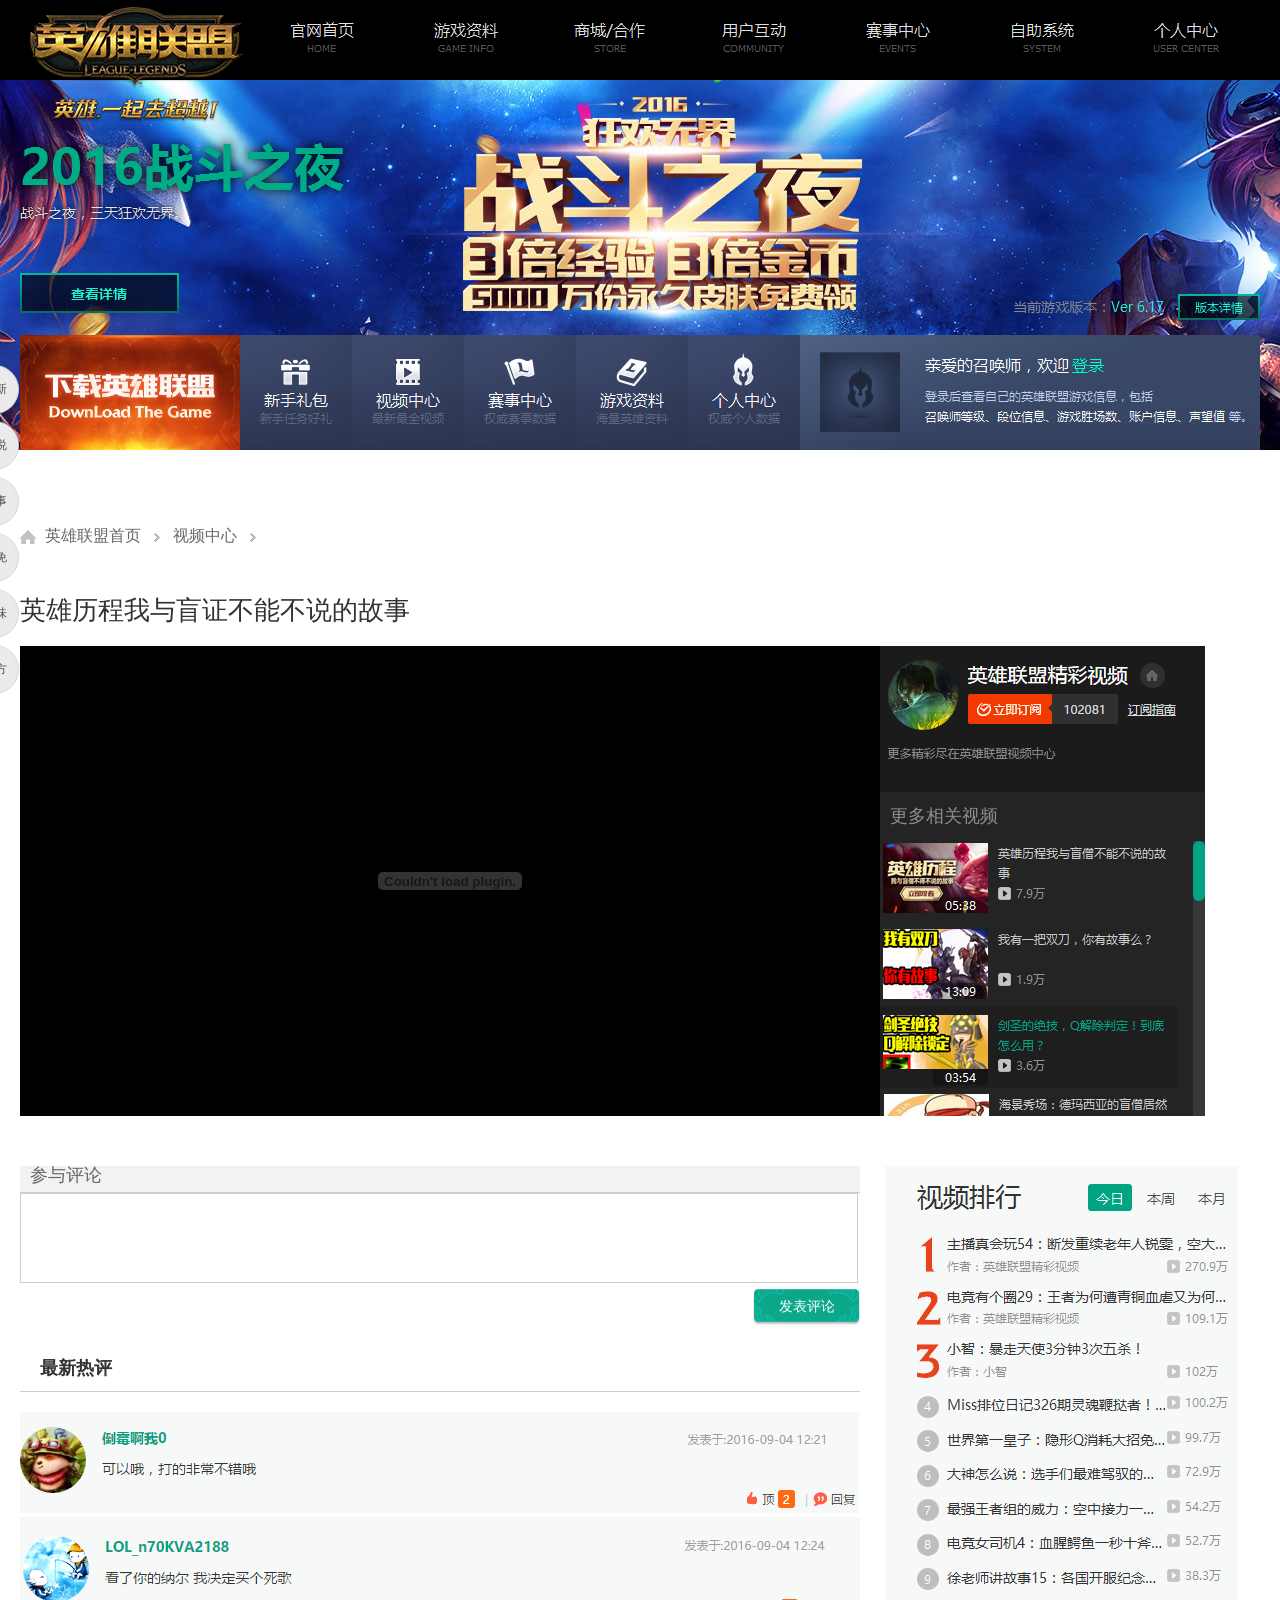
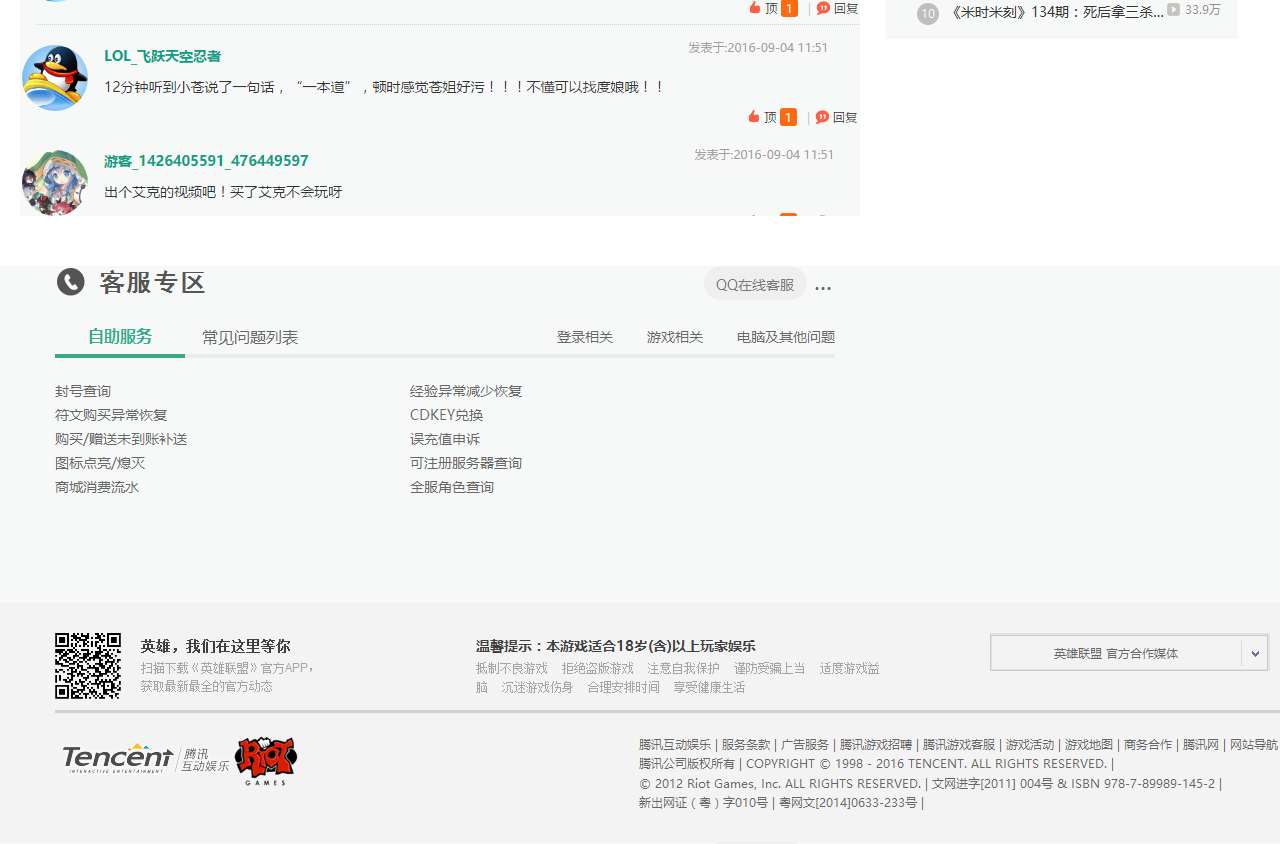
<file: video.html>
<!DOCTYPE html>
<html lang="en">
<head>
    <meta charset="UTF-8">
    <title>Title</title>

    <link rel="stylesheet" href="css/video.css">
    <link rel="stylesheet" href="css/base.css">
    <link rel="stylesheet" href="css/LOL.css">
    <script src="js/jquery-1.12.4.js"></script>
    <script src="js/video.js"></script>

</head>
<body>
<div class="lyjVideoHead"></div>
<div id="J_vW" class="w  lyjMain widescreen" style="padding-bottom:0">
    <!--视频中心小导航-->
    <div class="videoNavi" class="videoNavi">
        <i class="commspr commico-crumbs"></i>
        <a href="/lyj-index.html">英雄联盟首页</a>
        <i class="commspr commico-rrow"></i>
        <a href="/video.html">视频中心</a>
        <i class="commspr commico-rrow"></i>
        <span id="jPageTitle"></span>

    </div>

    <div class="section video-detail ">
        <div class="hd v-hd clearfix">
            <h3 id="jVideoTitle" class="title">英雄历程我与盲证不能不说的故事</h3>
        </div>
        <!--视频详情部分-->
        <div id="J_vC" class="bd">
            <div id="J_dV" class="v-detail-c">
                <div id="J_dC" class="video-wrap">
                    <div id="" class="tenvideo_player">
                        <embed wmode="opaque"
                               flashvars="vid=k0325fpvs08&amp;tpid=0&amp;showend=1&amp;showcfg=1&amp;searchbar=
                               1&amp;shownext=1&amp;list=2&amp;autoplay=1&amp;share=0&amp;follow=0&amp;searchbar=0&amp;searchpanel=0"
                               src="http://imgcache.qq.com/tencentvideo_v1/player/TPout.swf?max_age=86400&amp;v=20140714"
                               quality="high" name="tenvideo_flash_player_1472859010003"
                               id="tenvideo_flash_player_1472859010003" bgcolor="#000000" width="640px" height="470px"
                               align="middle" allowscriptaccess="always" allowfullscreen="true"
                               type="application/x-shockwave-flash">
                    </div>
                </div>
            </div>
            <!--<a id="J_extend" class="btn-extend" href="javascript:void(0)"><i class="icon-arrow-s"></i></a>-->
            <div class="v-side-info">
                <div class="v-side-info-top"></div>
                <div class="v-side-info-middle"><h3>更多相关视频</h3></div>
                <div class="v-side-info-bottom">
                    <div class="v-side-info-bottom-content" id="v-side-info-bottom-content">
                        <img src="images/videoPage/videoScroll1.bmp" alt="">
                        <img src="images/videoPage/videoScroll2.bmp" alt="">
                        <img src="images/videoPage/videoScroll3.bmp" alt="">

                    </div>
                    <div id="v-side-info-bottom-scroll" class="v-side-info-bottom-scroll">
                        <div class="v-side-info-bottom-bar" id="v-side-info-bottom-bar"></div>
                    </div>


                </div>
            </div>
        </div>
        <!--转发分享-->
        <div class="ft clearfix">
            <!--<span id="videoShare" class="link-love">分享到</span>-->
            <!--<span class="v-play">3765次播放</span>-->
        </div>
        <!--评论区-->
        <div class="video-comment clearfix">
            <div class="video-comment-left">
                <div class="video-replay">
                    <div class="replayTop">
                        <p style="display:block;font-size:18px;padding-left: 10px">参与评论</p></div>
                    <div class="replayArea">
                        <textarea name="" id="videoreplayArea" cols="20" rows="6"></textarea>
                    </div>
                    <div class="replayButtonDiv">
                        <button id="replayButton">发表评论</button>
                    </div>
                </div>
                <!--最新评论内容-->
                <div class="video-newReplay">
                    <div class="newReplayTab">
                        <span>最新热评</span>
                    </div>
                    <div class="newReplayContent">
                        <div class="videoli1"></div>
                        <div class="videoli2"></div>
                        <div class="videoli3"></div>
                        <div class="videoli4"></div>

                        <!--</ul>-->
                    </div>
                </div>

            </div>
            <!--视频排行-->
            <div class="video-comment-right">

            </div>

        </div>
    </div>
</div>
<div class="kongbai"></div>
<div id="J_fix" class="fix-nav fix-nav-detail">
    <a class="item" href="#" target="_blank">最新</a>
    <a class="item" href="#" target="_blank">解说</a>
    <a class="item" href="#" target="_blank">赛事</a>
    <a class="item" href="#" target="_blank">周免</a>
    <a class="item" href="#" target="_blank">趣味</a>
    <a class="item" href="#" target="_blank">官方</a>
</div>

<div class="videoBottomPage"></div>

<!--=========小火箭，piu ~ ============-->
<!--<div id="rocket"><img src="images/rocket.png"/></div>-->
<!--=========小火箭，piu ~ ===========-->
</body>
</html>
</file>
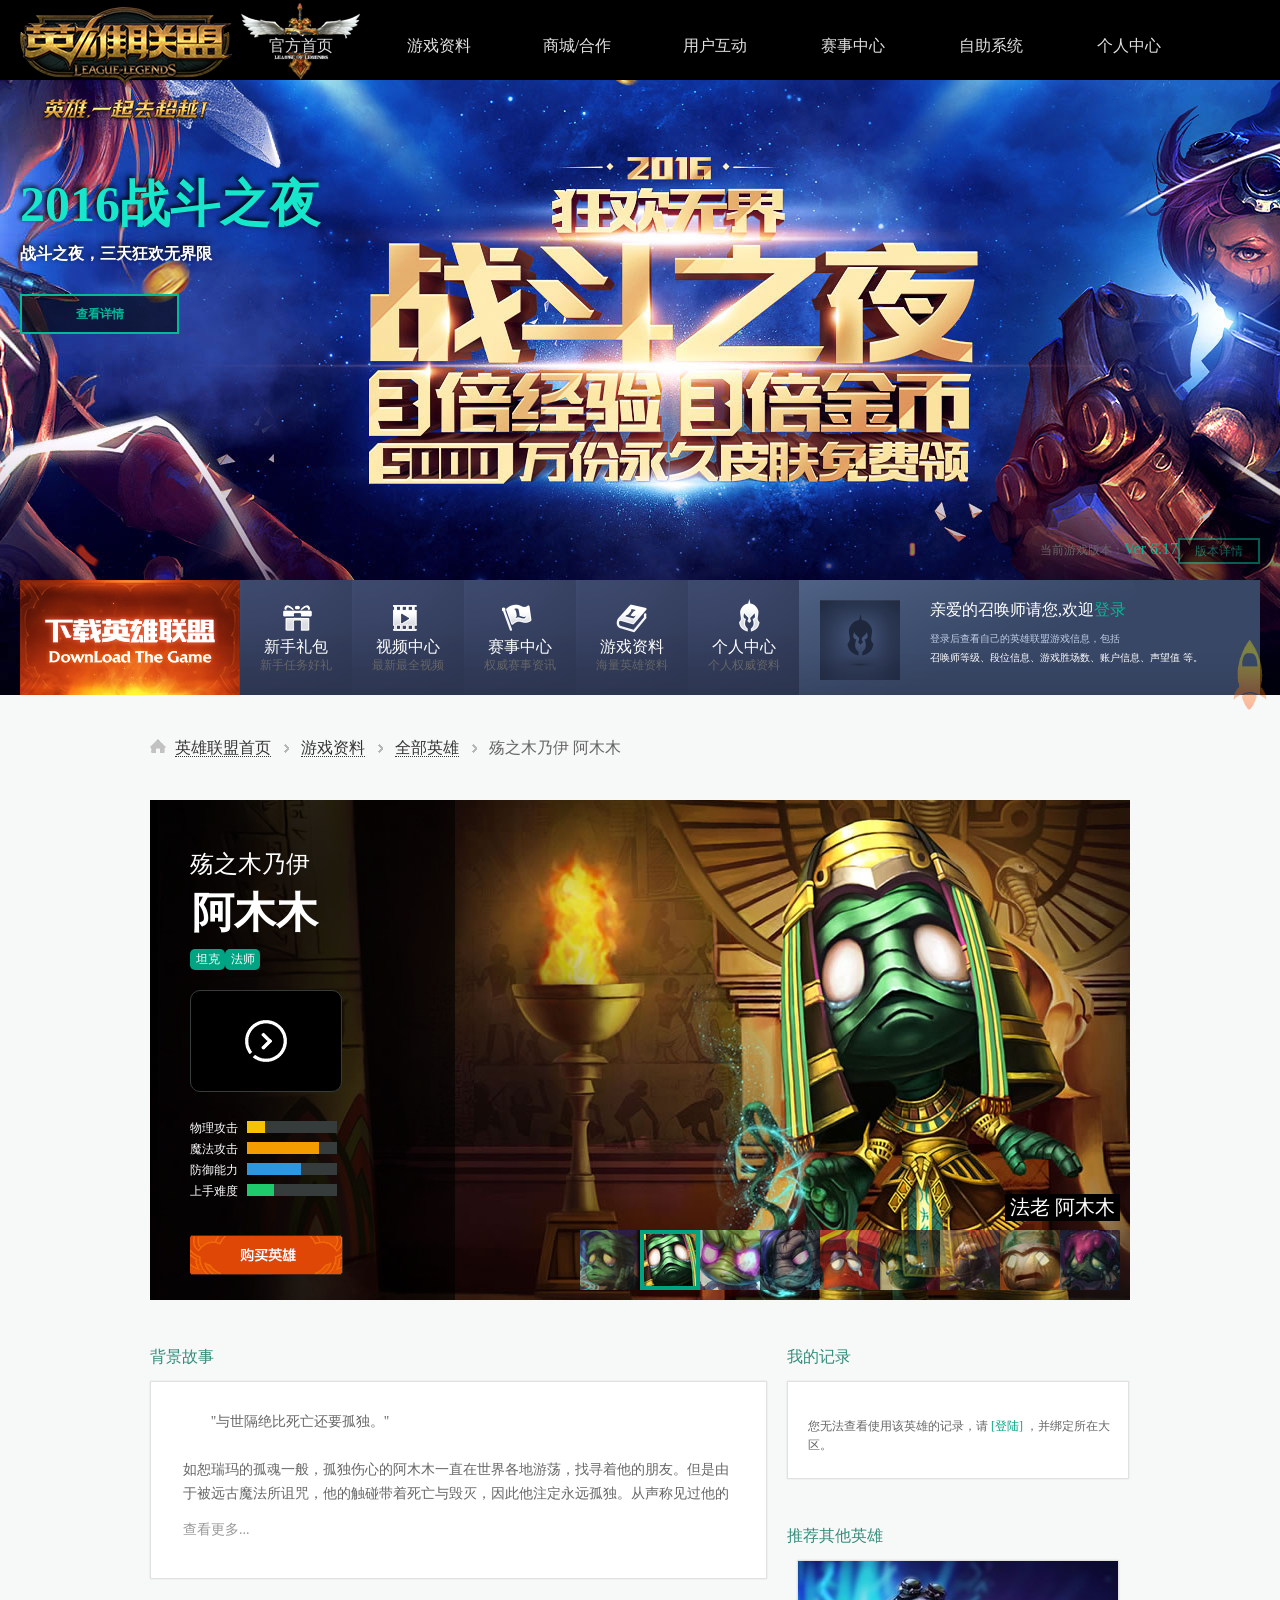
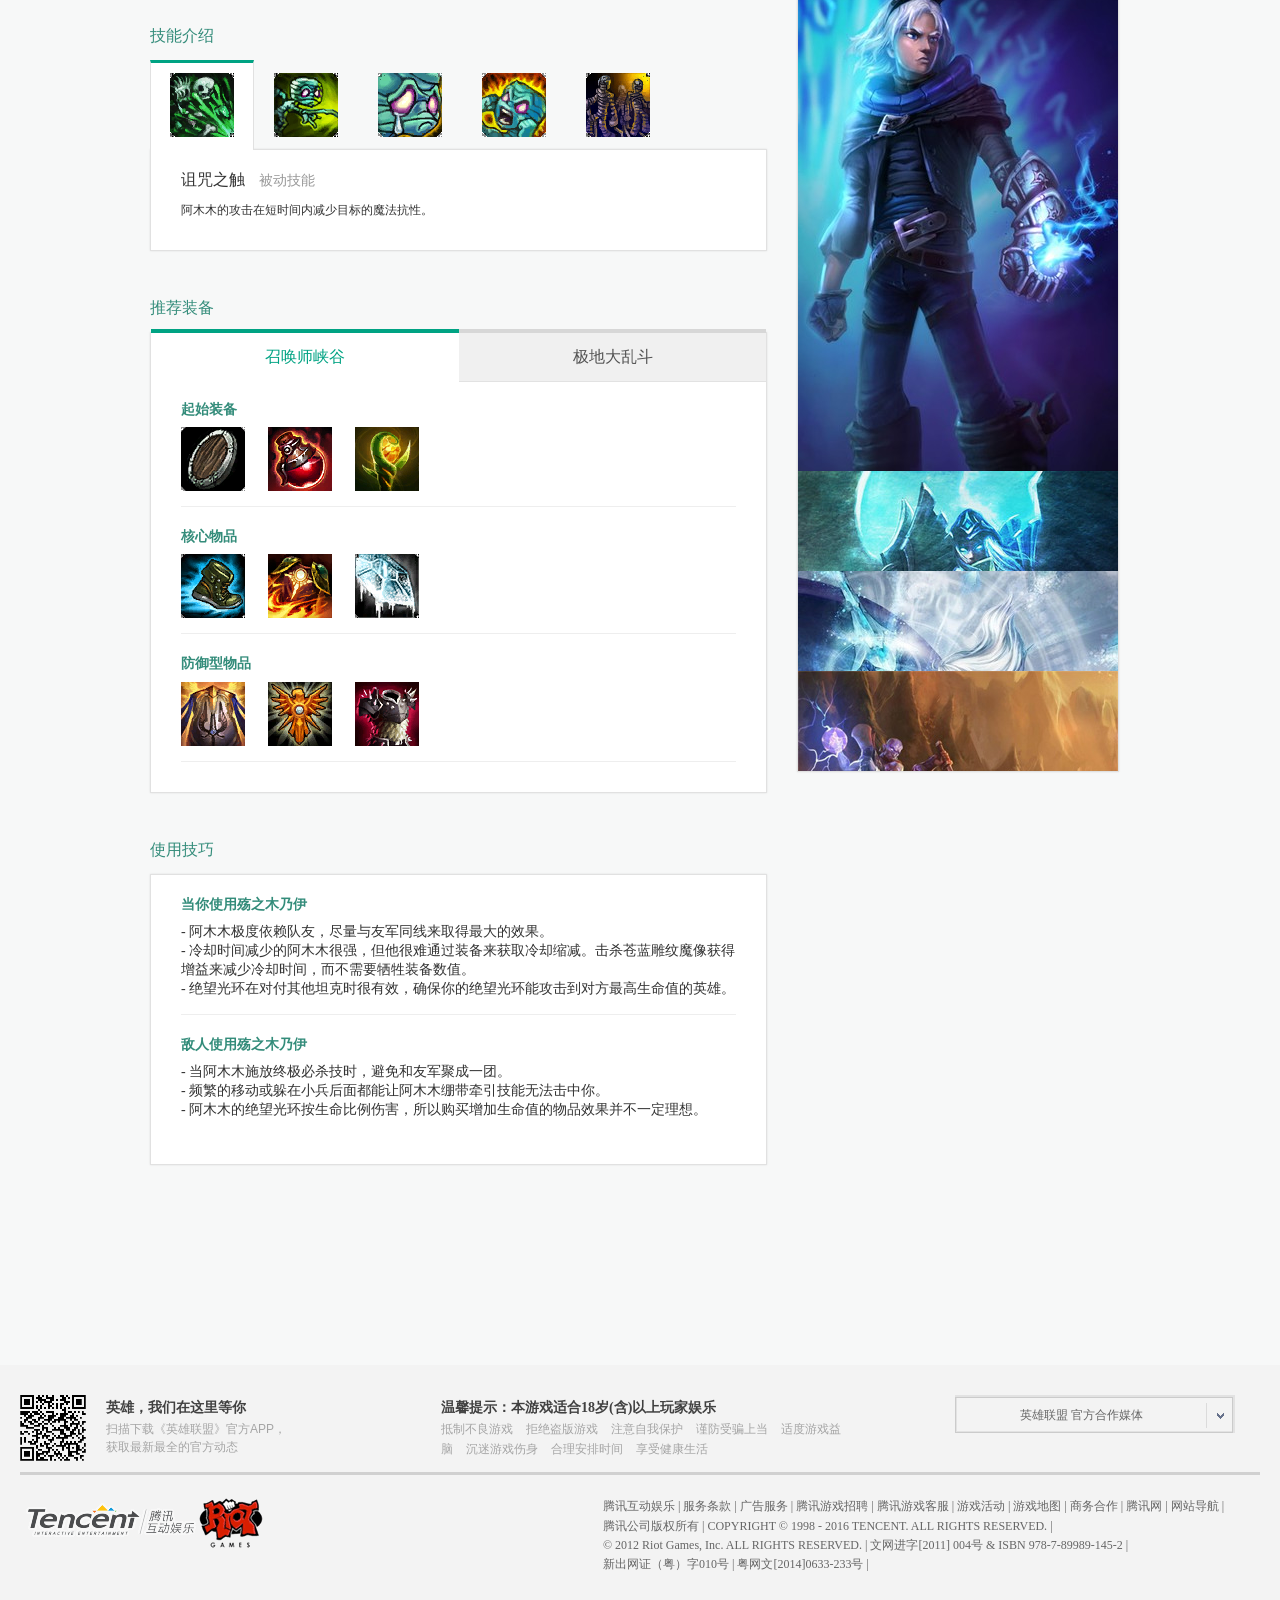
<file: lol-info-detail/info-detail.html>
<!DOCTYPE html>
<html lang="en">
<head>
    <meta charset="UTF-8">
    <title>游戏资料-英雄联盟官方网站</title>
    <link rel="shortcut icon" href="favicon.ico">
    <link rel="stylesheet" href="css/base.css">
    <link rel="stylesheet" href="css/index.css">
    <link rel="stylesheet" href="css/page.css">
    <script src="js/jquery-1.12.4.js"></script>
    <script src="js/index.js"></script>
    <script src="js/info-detail.js"></script>
</head>
<body>
<!--header部分start-->
<div class="header">
    <!--导航部分开始-->
    <div class="header-nav" id="header-nav">
        <div class="header-box w clearfix">
            <!--logo部分-->
            <h1>
                <a class="logo" href="#"></a>
            </h1>
            <!--nav部分start-->
            <img id="moveimg" height="80px" src="images/nabg2.png" alt="">
            <ul class="header-nav-ul clearfix" id="header-nav-ul">
                <li>
                    <a href="index.html">官方首页

                    </a>
                </li>
                <li>
                    <a href="#">游戏资料

                    </a>

                </li>
                <li>
                    <a class="nocursor">商城/合作

                    </a>
                </li>
                <li>
                    <a class="nocursor">用户互动

                    </a>
                </li>
                <li>
                    <a href="#">赛事中心

                    </a>

                </li>
                <li>
                    <a class="nocursor" href="#"> 自助系统

                    </a>

                </li>
                <li>
                    <a href="#">个人中心

                    </a>

                </li>
            </ul>
        </div>
    </div>
    <!--隐藏部分start-->
    <div class="hideul" id="hideul">
        <div class="hideulbox w">
            <ul class="firul">
                <li><a href="construct/index.html">新手指引</a></li>
                <li><a href="construct/index.html">资料库</a></li>
                <li><a href="construct/index.html">攻略中心</a></li>
                <li><a href="construct/index.html">模式实验室</a></li>
            </ul>
            <ul>
                <li><a href="construct/index.html">点券充值</a></li>
                <li><a href="construct/index.html">道聚城</a></li>
                <li><a href="construct/index.html">周边商城</a></li>
                <li><a href="construct/index.html">LOL信用卡</a></li>
                <li><a href="construct/index.html">网吧特权</a></li>
            </ul>
            <ul>
                <li><a href="construct/index.html">在线客服</a></li>
                <li><a href="construct/index.html">活动中心</a></li>
                <li><a href="construct/index.html">官方论坛</a></li>
                <li><a href="construct/index.html">官方微信</a></li>
                <li><a href="construct/index.html">官方微博</a></li>
            </ul>
            <ul>
                <li><a href="construct/index.html">LPL职业联赛</a></li>
                <li><a href="construct/index.html">甲级职业联赛</a></li>
                <li><a href="construct/index.html">德玛西亚杯</a></li>
                <li><a href="construct/index.html">城市英雄争霸赛</a></li>
                <li><a href="construct/index.html">高校联赛</a></li>
                <li><a href="construct/index.html">王者峡谷</a></li>
            </ul>
            <ul>
                <li><a href="construct/index.html">封号查询</a></li>
                <li><a href="construct/index.html">体验服务申请</a></li>
                <li><a href="construct/index.html">拂去其状态查询</a></li>
                <li><a href="construct/index.html">裁决之镰</a></li>

            </ul>
            <ul>
                <li><a href="construct/index.html">个人资料</a></li>
                <li><a href="construct/index.html">英雄与皮肤</a></li>
                <li><a href="construct/index.html">战绩历史</a></li>
            </ul>
        </div>
    </div>
    <!--隐藏部分end-->
    <!--导航部分结束-->
    <!--banner部分开始-->
    <div class="banner w">
        <div class="fontcrazy">
            2016战斗之夜
            <p>战斗之夜，三天狂欢无界限</p>
        </div>
        <a class="details" id="havcursor">
            查看详情
        </a>
        <div class="gamever">
            <p>当前游戏版本：<span>Ver 6.17</span></p>
            <a href="#">版本详情</a>
        </div>
        <div class="download">
            <a class="downgame" id="loginBtn" href="javascript:;"></a>
            <a class="freshman publica" href="#">
                <i></i>
                <p>新手礼包</p>
                <span>新手任务好礼</span>
            </a>
            <a class="views publica" href="#">
                <i></i>
                <p>视频中心</p>
                <span>最新最全视频</span>
            </a>
            <a class="events publica" href="#">
                <i></i>
                <p>赛事中心</p>
                <span>权威赛事资讯</span>
            </a>
            <a class="gameifo publica" href="#">
                <i></i>
                <p>游戏资料</p>
                <span>海量英雄资料</span>
            </a>
            <a class="usenter publica" href="#">
                <i></i>
                <p>个人中心</p>
                <span>个人权威资料</span>
            </a>
            <div class="login">
                <div class="picus">
                </div>
                <div class="loginfont">
                    <p class="p1">亲爱的召唤师请您,欢迎<a id="loginApi" href="#">登录</a></p>
                    <p class="p2"><span>登录后查看自己的英雄联盟游戏信息，包括</span> <br>
                        召唤师等级、段位信息、游戏胜场数、账户信息、声望值 等。</p>
                </div>

            </div>
        </div>
    </div>
    <!--banner部分结束-->
    <!--登陆部分start-->
    <div class="loginbar" id="loginbar">
        <div id="removebox">
            <div class="closebaner" id="closebaner"></div>
        </div>
        <div class="fontqiuck">
            <p class="dirp">帐号密码登录 </p>
            <p>推荐使用<a href="#">快速安全登录</a>，防止盗号。</p>
            <span id="tip"></span>
        </div>
        <div class="quickcontent">
            <input type="text" id="username" placeholder="支持QQ号/邮箱号/手机号/登陆">
            <input type="password" id="pwd" placeholder="密码">
            <input type="submit" id="sub">
            <div id="clearContent" href="javascript:;">
                <a href="#"></a>
            </div>
            <div id="clearPwd" href="javascript:;">
                <a href="#"></a>
            </div>
        </div>
        <div class="quickabox">
            <a class="quicka" href="#">忘记密码？</a>
            <a class="quicka" href="form/index.html">注册新账号</a>
            <a class="quicka noborderringht" href="#">意见反馈</a>
        </div>
    </div>
    <!--遮罩层mask-->
    <div class="mask" id="mask"></div>
    <!--登陆部分end-->
</div>
<!--header部分end-->

<!-- 主体部分start -->
<div class="lw-main w">
    <!-- 面包屑导航start -->
    <div class="lw-nav-crumbs">
        <i class="lw-crumbs-ico"></i>
        <a href="#">英雄联盟首页</a>
        <i class="lw-crumbs-arrow"></i>
        <a href="construct/index.html">游戏资料</a>
        <i class="lw-crumbs-arrow"></i>
        <a href="construct/index.html">全部英雄</a>
        <i class="lw-crumbs-arrow"></i>
        <span>殇之木乃伊 阿木木</span>
    </div>
    <!-- 面包屑导航end -->

    <!-- 人物介绍start -->
    <div class="lw-character-intro">
        <div class="lw-char-data">
            <h1 class="char-name">殇之木乃伊</h1>
            <h2 class="char-title">阿木木</h2>
            <div class="char-tags clearfix">
                <span>坦克</span>
                <span>法师</span>
            </div>
            <div id="introVedio" class="intro-vedio">
                <i class="vedio-ico"></i>
            </div>
            <dl class="char-info clearfix">
                <dt>物理攻击</dt>
                <dd>
                    <s class="char-info1" title="2"></s>
                </dd>
                <dt>魔法攻击</dt>
                <dd>
                    <s class="char-info2" title="8"></s>
                </dd>
                <dt>防御能力</dt>
                <dd>
                    <s class="char-info3" title="6"></s>
                </dd>
                <dt>上手难度</dt>
                <dd>
                    <s class="char-info4" title="3"></s>
                </dd>
            </dl>
            <div class="char-buy">
                <a id="charBuy" href="#" class="buy-ico">购买英雄</a>
            </div>
        </div>
        <div id="skinBox" class="lw-char-skin fl">
            <ul id="skinBig" class="char-skin-big">
                <li title="默认皮肤">
                    <img src="images/bigmumu1.jpg" alt="默认皮肤">
                </li>
                <li title="法老 阿木木">
                    <img src="images/bigmumu2.jpg" alt="法老 阿木木">
                </li>
                <li title="狂欢 阿木木">
                    <img src="images/bigmumu3.jpg" alt="狂欢 阿木木">
                </li>
                <li title="情绪摇滚 阿木木">
                    <img src="images/bigmumu4.jpg" alt="情绪摇滚 阿木木">
                </li>
                <li title="阿木木:“主人不要我了”">
                    <img src="images/bigmumu5.jpg" alt="阿木木:“主人不要我了”">
                </li>
                <li title="王子不是我 阿木木">
                    <img src="images/bigmumu6.jpg" alt="王子不是我 阿木木">
                </li>
                <li title="小小骑士 阿木木">
                    <img src="images/bigmumu7.jpg" alt="小小骑士 阿木木">
                </li>
                <li title="殇之机器人 阿木木">
                    <img src="images/bigmumu8.jpg" alt="殇之机器人 阿木木">
                </li>
                <li title="惊悚派对 阿木木">
                    <img src="images/bigmumu9.jpg" alt="惊悚派对 阿木木">
                </li>
            </ul>
            <div class="char-skin-nav">
                <div id="skinName" class="char-skin-name">默认皮肤</div>
                <ul id="skinNav" class="char-skin-small">
                    <li class="current" title="默认皮肤">
                        <img src="images/smallmumu1.jpg" alt="默认皮肤">
                        <s></s>
                    </li>
                    <li title="法老 阿木木">
                        <img src="images/smallmumu2.jpg" alt="法老 阿木木">
                        <s></s>
                    </li>
                    <li title="狂欢 阿木木">
                        <img src="images/smallmumu3.jpg" alt="狂欢 阿木木">
                        <s></s>
                    </li>
                    <li title="情绪摇滚 阿木木">
                        <img src="images/smallmumu4.jpg" alt="情绪摇滚 阿木木">
                        <s></s>
                    </li>
                    <li title="阿木木:“主人不要我了”">
                        <img src="images/smallmumu5.jpg" alt="阿木木:“主人不要我了”">
                        <s></s>
                    </li>
                    <li title="王子不是我 阿木木">
                        <img src="images/smallmumu6.jpg" alt="王子不是我 阿木木">
                        <s></s>
                    </li>
                    <li title="小小骑士 阿木木">
                        <img src="images/smallmumu7.jpg" alt="小小骑士 阿木木">
                        <s></s>
                    </li>
                    <li title="殇之机器人 阿木木">
                        <img src="images/smallmumu8.jpg" alt="殇之机器人 阿木木">
                        <s></s>
                    </li>
                    <li title="惊悚派对 阿木木">
                        <img src="images/smallmumu9.jpg" alt="惊悚派对 阿木木">
                        <s></s>
                    </li>
                </ul>
            </div>
        </div>
        <div id="vedioBox" class="lw-char-vedio">
            <div class="vedio-player">
                <img src="images/amumu.gif" alt="">
            </div>
            <a id="closeVedio" href="javascript:;">×</a>
        </div>
    </div>
    <!-- 人物介绍end -->

    <!-- 具体信息start -->
    <div class="lw-info-detail clearfix">
        <div class="lw-info-left">
            <h4 class="info-title">背景故事</h4>
            <div class="col-box bg-story">
                <div class="story-plot">
                    <p>
                        ''与世隔绝比死亡还要孤独。''
                        <br/><br/>
                        如恕瑞玛的孤魂一般，孤独伤心的阿木木一直在世界各地游荡，找寻着他的朋友。但是由于被远古魔法所诅咒，他的触碰带着死亡与毁灭，因此他注定永远孤独。从声称见过他的人的描述来看，阿木木是一个身材矮小的活尸，浑身缠着青苔色的绷带。很多传说和神话都由他而起，但经过了千百年的传唱之后，也不知道哪些部分是虚构，哪些部分是真实的了。
                    </p>
                </div>
                <a id="getMorePlot" href="javascript:;">查看更多...</a>
                <a id="hideMorePlot" href="javascript:;">收起...</a>
            </div>
            <h4 class="info-title">技能介绍</h4>
            <ul class="skill-tab">
                <li class="current">
                    <div><img class="skill-pic" src="images/mumuskill1.png" alt=""></div>
                </li>
                <li>
                    <div><img class="skill-pic" src="images/mumuskill2.png" alt=""></div>
                </li>
                <li>
                    <div><img class="skill-pic" src="images/mumuskill3.png" alt=""></div>
                </li>
                <li>
                    <div><img class="skill-pic" src="images/mumuskill4.png" alt=""></div>
                </li>
                <li>
                    <div><img class="skill-pic" src="images/mumuskill5.png" alt=""></div>
                </li>
            </ul>
            <div id="skillBox" class="col-box skill">
                <div class="skill-item">
                    <div class="skill-title">
                        <h5>诅咒之触</h5>
                        <em>被动技能</em>
                    </div>
                    <p class="skill-tip">阿木木的攻击在短时间内减少目标的魔法抗性。</p>
                    <ul class="skill-stat"></ul>
                </div>
                <!--<div class="skill-item current">
                    <div class="skill-title">
                        <h5>诅咒之触</h5>
                        <em>被动技能</em>
                    </div>
                    <p class="skill-tip">阿木木的攻击在短时间内减少目标的魔法抗性。</p>
                </div>
                <div class="skill-item">
                    <div class="skill-title">
                        <h5>绷带牵引</h5>
                        <em>快捷键：Q</em>
                    </div>
                    <p class="skill-tip">向目标区域投掷粘稠的绷带，若击中敌人会将阿木木自己拉向目标，晕眩他们，造成80/130/180/230/280(+0.7)魔法伤害。</p>
                    <ul class="skill-stat">
                        <li>伤害：80/130/180/230/280</li>
                        <li>冷却时间：16/14/12/10/8</li>
                        <li>法力消耗：80/90/100/110/120</li>
                    </ul>
                </div>
                <div class="skill-item">
                    <div class="skill-title">
                        <h5>绝望光环</h5>
                        <em>快捷键：W</em>
                    </div>
                    <p class="skill-tip">激活：附近的敌人每秒将受到8/12/16/20/24魔法伤害，并且每秒损失他们1/1.5/2/2.5/3(+0.01)%的最大生命值。</p>
                    <ul class="skill-stat">
                        <li>百分比伤害：1/1.5/2/2.5/3%</li>
                        <li>基础伤害：8/12/16/20/24</li>
                    </ul>
                </div>
                <div class="skill-item">
                    <div class="skill-title">
                        <h5>阿木木的愤怒</h5>
                        <em>快捷键：E</em>
                    </div>
                    <p class="skill-tip">
                        被动：减少阿木木受到的物理伤害:2/4/6/8/10。
                        <br/><br/>
                        主动：阿木木对周围的单位造成75/100/125/150/175(+0.5)魔法伤害。每次阿木木被攻击，该技能的冷却时间减少0.5秒。
                    </p>
                    <ul class="skill-stat">
                        <li>伤害减少：2/4/6/8/10</li>
                        <li>冷却时间：10/9/8/7/6</li>
                        <li>伤害：75/100/125/150/175</li>
                    </ul>
                </div>
                <div class="skill-item">
                    <div class="skill-title">
                        <h5>木乃伊之咒</h5>
                        <em>快捷键：R</em>
                    </div>
                    <p class="skill-tip">阿木木用绷带将周围敌方单位通通缠住，造成150/250/350(+0.8)魔法伤害，并导致他们无法攻击或移动2秒。</p>
                    <ul class="skill-stat">
                        <li>伤害：150/250/350</li>
                        <li>法力消耗：100/150/200</li>
                        <li>冷却时间：150/130/110</li>
                    </ul>
                </div>-->
            </div>
            <h4 class="info-title">推荐装备</h4>
            <div class="col-box equipment">
                <ul class="equip-tab clearfix">
                    <li class="current"><a href="javascript:;">召唤师峡谷</a></li>
                    <li><a href="javascript:;">极地大乱斗</a></li>
                </ul>
                <dl id="equipSuit1" class="current">
                    <dt>起始装备</dt>
                    <dd class="bdline">
                        <img src="images/equipsuit111.png" alt="111">
                        <img src="images/equipsuit112.png" alt="112">
                        <img src="images/equipsuit113.png" alt="113">
                    </dd>
                    <dt>核心物品</dt>
                    <dd class="bdline">
                        <img src="images/equipsuit121.png" alt="121">
                        <img src="images/equipsuit122.png" alt="122">
                        <img src="images/equipsuit123.png" alt="123">
                    </dd>
                    <dt>防御型物品</dt>
                    <dd class="bdline">
                        <img src="images/equipsuit131.png" alt="131">
                        <img src="images/equipsuit132.png" alt="132">
                        <img src="images/equipsuit133.png" alt="133">
                    </dd>
                </dl>
                <dl id="equipSuit2">
                    <dt>起始装备</dt>
                    <dd class="bdline">
                        <img src="images/equipsuit211.png" alt="211">
                        <img src="images/equipsuit212.png" alt="212">
                        <img src="images/equipsuit213.png" alt="213">
                    </dd>
                    <dt>核心物品</dt>
                    <dd class="bdline">
                        <img src="images/equipsuit221.png" alt="221">
                        <img src="images/equipsuit222.png" alt="222">
                        <img src="images/equipsuit223.png" alt="223">
                    </dd>
                    <dt>进攻型物品</dt>
                    <dd class="bdline">
                        <img src="images/equipsuit231.png" alt="231">
                        <img src="images/equipsuit232.png" alt="232">
                        <img src="images/equipsuit233.png" alt="233">
                    </dd>
                    <dt>防御型物品</dt>
                    <dd class="bdline">
                        <img src="images/equipsuit241.png" alt="241">
                        <img src="images/equipsuit242.png" alt="242">
                        <img src="images/equipsuit243.png" alt="243">
                    </dd>
                </dl>
                <div id="equipItem" class="equip-item">
                    <!--<div class="equip-title">
                        <img src="images/equipsuit111.png" alt="">
                        <h4>多兰之盾</h4>
                        <p>售价或合成费用: 450</p>
                    </div>
                    <div class="equip-desc">
                        +80生命值
                        <br/><br/>
                        被动：回复6生命/5秒。
                        <br/>
                        唯一被动：格挡8来自敌方英雄的普攻伤害和技能伤害。
                    </div>-->
                </div>
            </div>
            <h4 class="info-title">使用技巧</h4>
            <div class="col-box usetips">
                <dl class="allytips bdline">
                    <dt>当你使用殇之木乃伊</dt>
                    <dd>
                        <p>- 阿木木极度依赖队友，尽量与友军同线来取得最大的效果。</p>
                        <p>- 冷却时间减少的阿木木很强，但他很难通过装备来获取冷却缩减。击杀苍蓝雕纹魔像获得增益来减少冷却时间，而不需要牺牲装备数值。</p>
                        <p>- 绝望光环在对付其他坦克时很有效，确保你的绝望光环能攻击到对方最高生命值的英雄。</p>
                    </dd>
                </dl>
                <dl class="enemytips">
                    <dt>敌人使用殇之木乃伊</dt>
                    <dd>
                        <p>- 当阿木木施放终极必杀技时，避免和友军聚成一团。</p>
                        <p>- 频繁的移动或躲在小兵后面都能让阿木木绷带牵引技能无法击中你。</p>
                        <p>- 阿木木的绝望光环按生命比例伤害，所以购买增加生命值的物品效果并不一定理想。</p>
                    </dd>
                </dl>
            </div>
        </div>
        <div class="lw-info-right">
            <h4 class="info-title">我的记录</h4>
            <div class="col-box record">
                您无法查看使用该英雄的记录，请
                <a id="login" href="javascript:;">[登陆]</a>
                ，并绑定所在大区。
            </div>
            <div class="info-title clearfix">
                <h4 class="fl">推荐其他英雄</h4>
            </div>
            <div class="col-box hero">
                <ul>
                    <li></li>
                    <li></li>
                    <li></li>
                    <li></li>
                </ul>
            </div>
        </div>
    </div>
    <!-- 具体信息end -->
</div>
<!-- 主体部分end -->

<!--================   公共foot,页脚,部分strt ===================================== =-->
<div class="foot">
    <div class="w">
        <div class="foot_friend clearfix">
            <div class="ff_normal  fl">
                <i class="foot_weixin fl"></i>

                <p class="fb leftem font_f">英雄，我们在这里等你</p><br/>

                <p class="leftem font_f">扫描下载《英雄联盟》官方APP，<br>获取最新最全的官方动态</p>
            </div>
            <div class="ff_normal fl">
                <p class="fb"> 温馨提示：本游戏适合18岁(含)以上玩家娱乐</p>
                <ul class="foot-ul">
                    <li>抵制不良游戏</li>
                    <li>拒绝盗版游戏</li>
                    <li>注意自我保护</li>
                    <li>谨防受骗上当</li>
                    <li>适度游戏益脑</li>
                    <li>沉迷游戏伤身</li>
                    <li>合理安排时间</li>
                    <li>享受健康生活</li>
                </ul>
            </div>

            <div class="foot_lnkBox fr"  id="foot_lnkBox">
                <div id="FooterLNK" class="footer_lnk fr">
                    <span class="fl">英雄联盟 官方合作媒体</span>
                    <i class="fl ico-arrowdown"></i>
                </div>
                <div id="foot_lnkMtBox">
                    <div class="foot_lnkMt"  id="foot_lnkMt">
                        <ul id="lnkMt_content">
                            <li><a href="#">英雄联盟大咖</a></li>
                            <li><a href="#">黑马程序员</a></li>
                            <li><a href="#">传智播客</a></li>
                            <li><a href="#">电玩巴士</a></li>
                            <li><a href="#">爱拍游戏</a></li>
                            <li><a href="#">掌游宝</a></li>
                            <li><a href="#">玩加赛事</a></li>
                            <li><a href="#">太平洋</a></li>
                            <li><a href="#">英雄联盟大咖</a></li>
                            <li><a href="#">黑马程序员</a></li>
                            <li><a href="#">传智播客</a></li>
                            <li><a href="#">电玩巴士</a></li>
                            <li><a href="#">太平洋</a></li>
                            <li><a href="#">英雄联盟大咖</a></li>
                            <li><a href="#">黑马程序员</a></li>
                            <li><a href="#">传智播客</a></li>
                            <li><a href="#">电玩巴士</a></li>
                            <li><a href="#">黑马程序员</a></li>
                            <li><a href="#">传智播客</a></li>
                            <li><a href="#">电玩巴士</a></li>
                            <li><a href="#">黑马程序员</a></li>
                            <li><a href="#">传智播客</a></li>
                            <li><a href="#">电玩巴士</a></li>
                        </ul>
                        <!--滚动条-->
                        <div id="ser_scroll" class="ser_scroll">
                            <div class="ser_bar" id="ser_bar"></div>
                        </div>
                    </div>
                </div>
            </div>
        </div>
        <div class="foot_f">
            <a class="fl foot_logo" title="腾讯互动娱乐" target="_blank" href="#"></a>
            <ul class="fr ">
                <li><a href="#">&nbsp;腾讯互动娱乐</a> |</li>
                <li><a href="#">&nbsp;服务条款</a> |</li>
                <li><a href="#">&nbsp;广告服务</a> |</li>
                <li><a href="#">&nbsp;腾讯游戏招聘</a> |</li>
                <li><a href="#">&nbsp;腾讯游戏客服</a> |</li>
                <li><a href="#">&nbsp;游戏活动</a> |</li>
                <li><a href="#">&nbsp;游戏地图</a> |</li>
                <li><a href="#">&nbsp;商务合作</a> |</li>
                <li><a href="#">&nbsp;腾讯网</a> |</li>
                <li><a href="#">&nbsp;网站导航</a> |</li>
                <li><a href="#">&nbsp;腾讯公司版权所有</a> |</li>
                <li><a href="#">&nbsp;COPYRIGHT © 1998 - 2016 TENCENT. ALL RIGHTS RESERVED.</a> |</li>
                <li><a href="#">&nbsp;© 2012 Riot Games, Inc. ALL RIGHTS RESERVED.</a> |</li>
                <li><a href="#">&nbsp;文网进字[2011] 004号 & ISBN 978-7-89989-145-2</a> |</li>
                <li><a href="#">&nbsp;新出网证（粤）字010号</a> |</li>
                <li><a href="#">&nbsp;粤网文[2014]0633-233号</a> |</li>
            </ul>
        </div>
    </div>
</div>
<!--================  公共foot,页脚，部分strt  ======================================-->
<!--=========小火箭，piu ~ ============-->
<div id="rocket"><img src="images/rocket.png"/></div>
<!--=========小火箭，piu ~ ===========-->
</html>
</file>
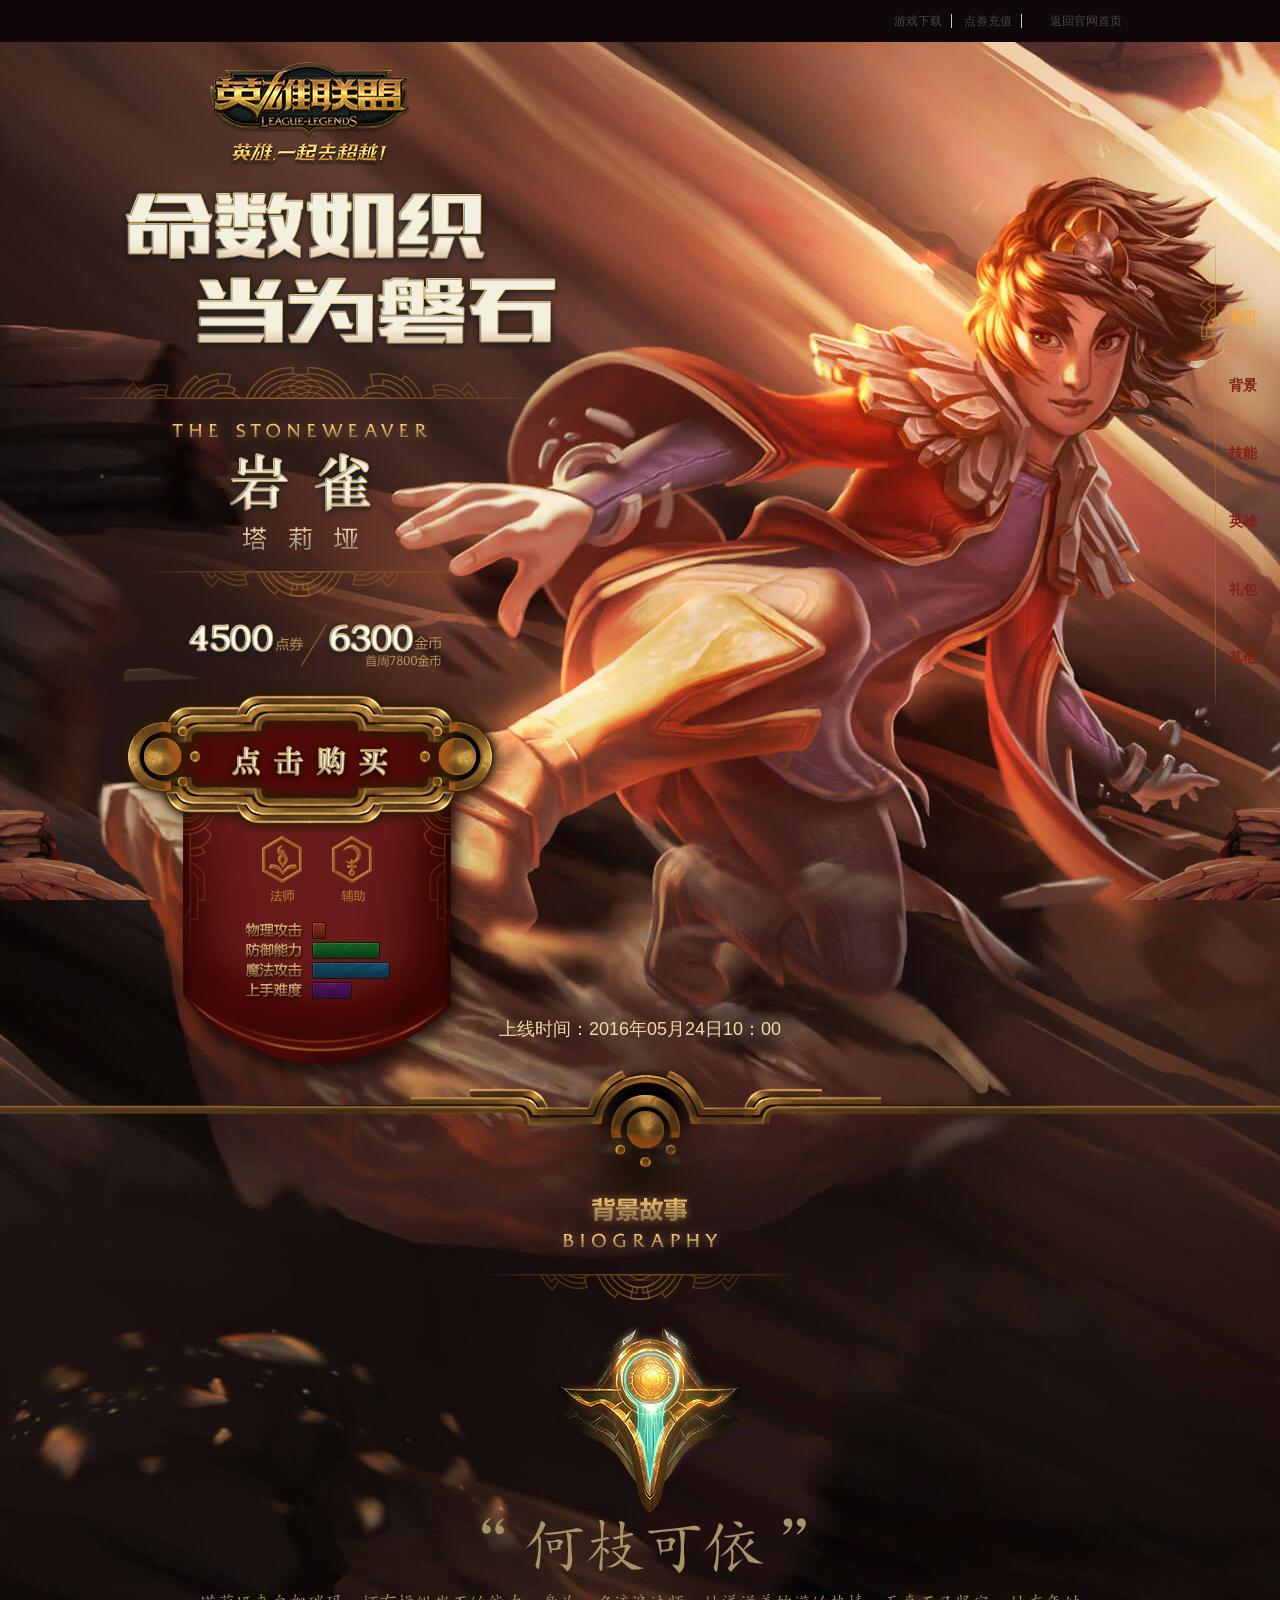
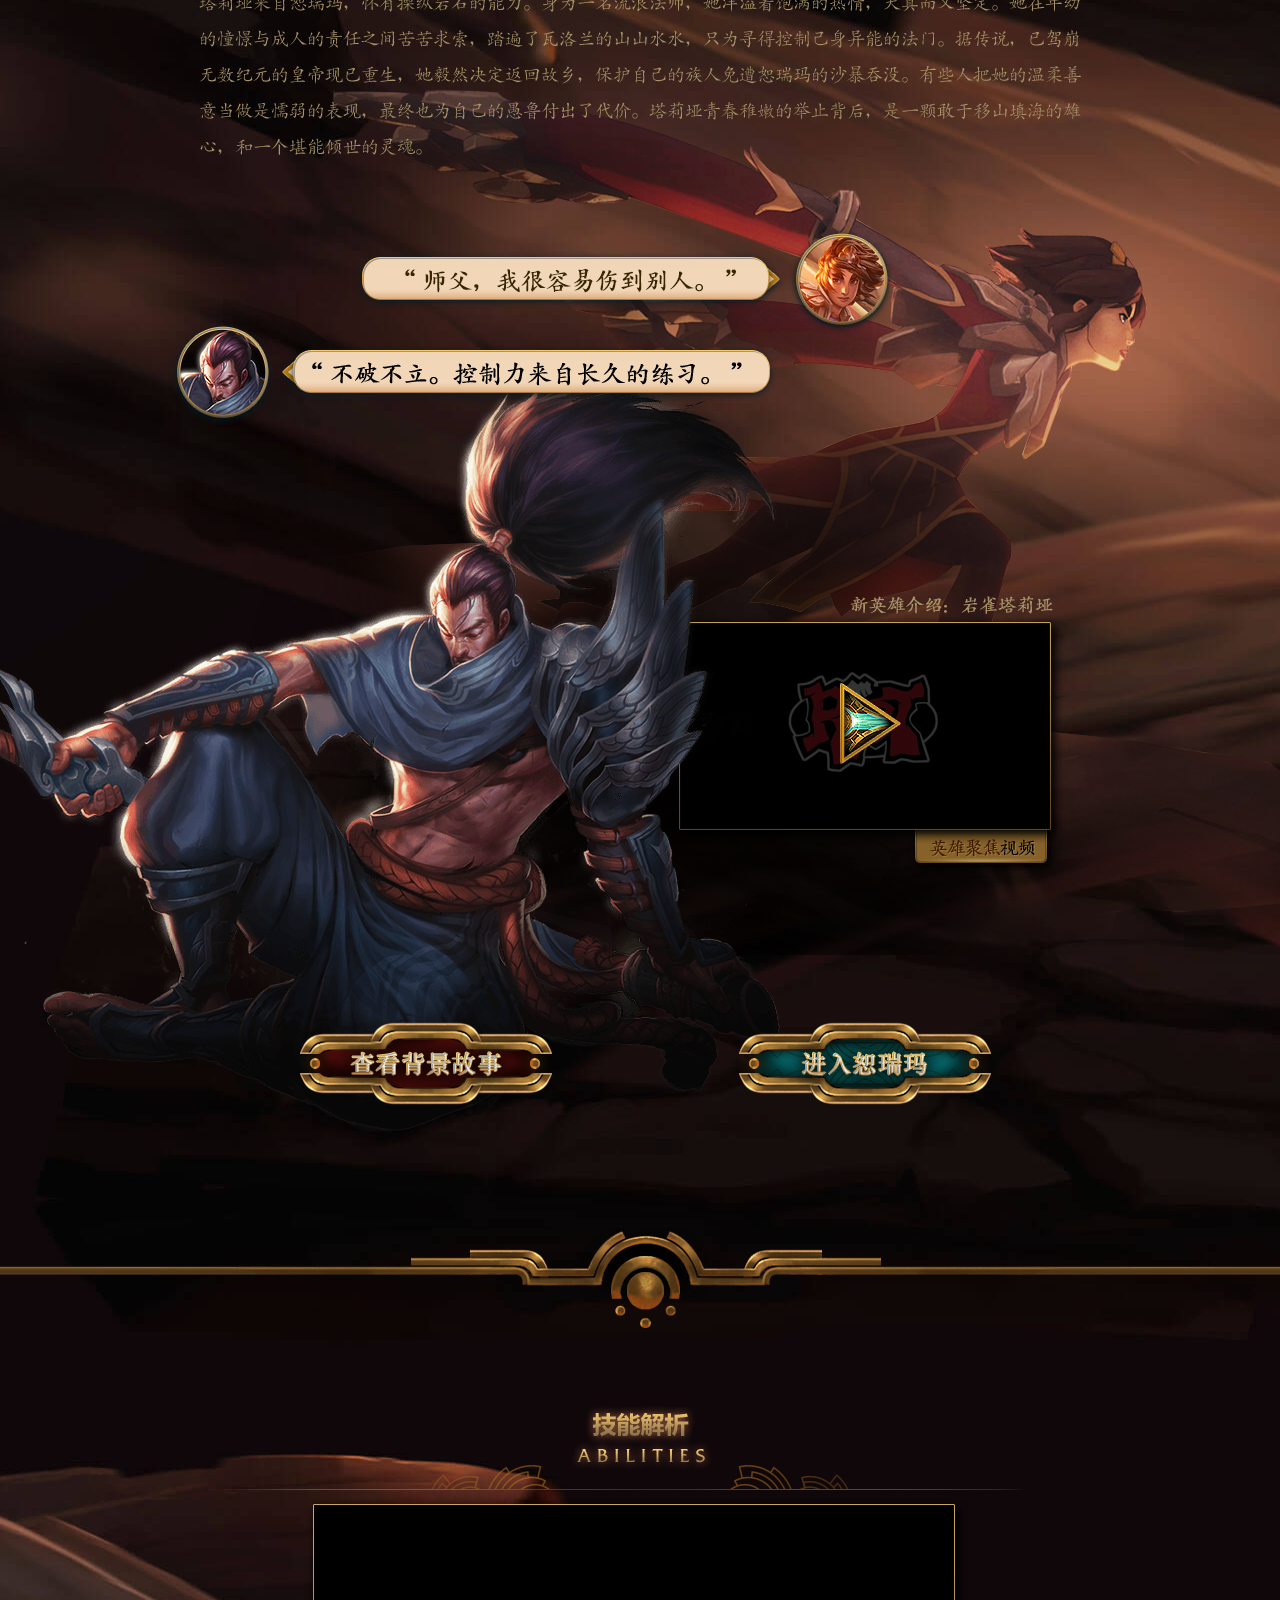
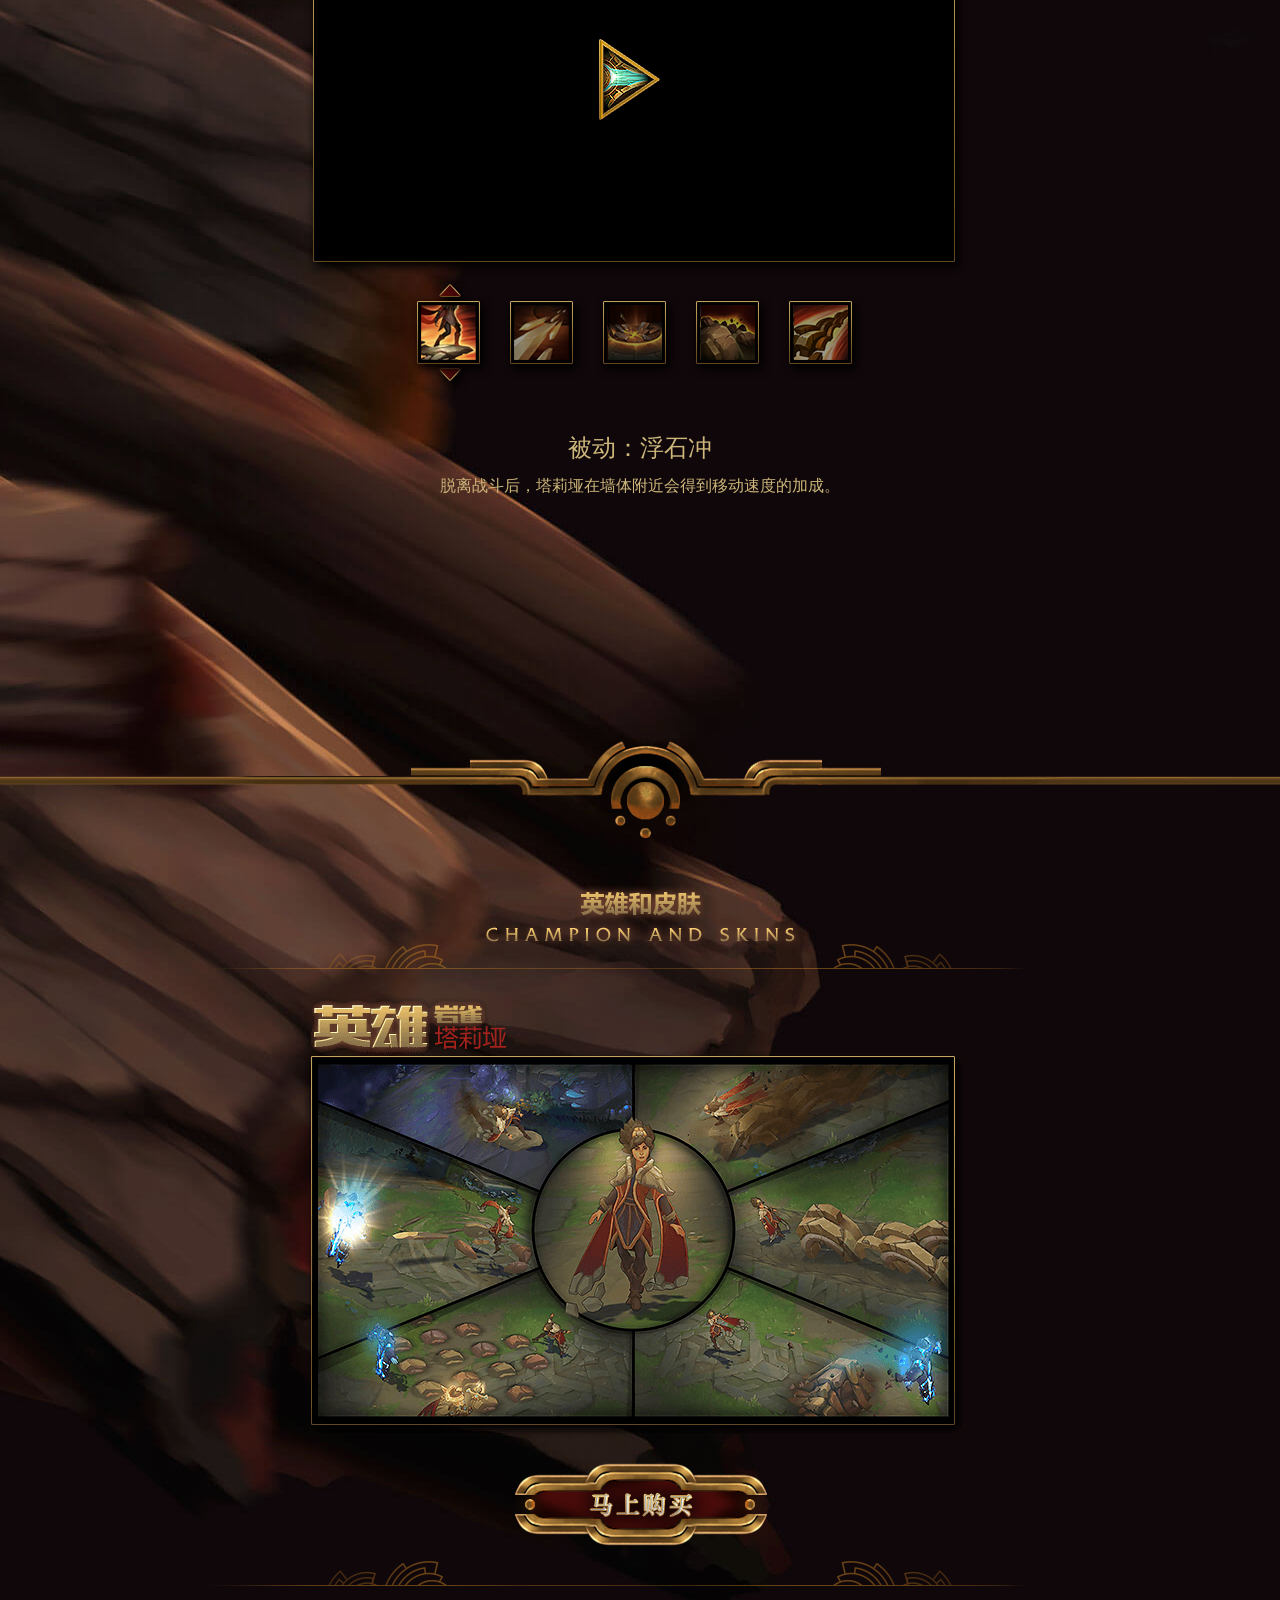
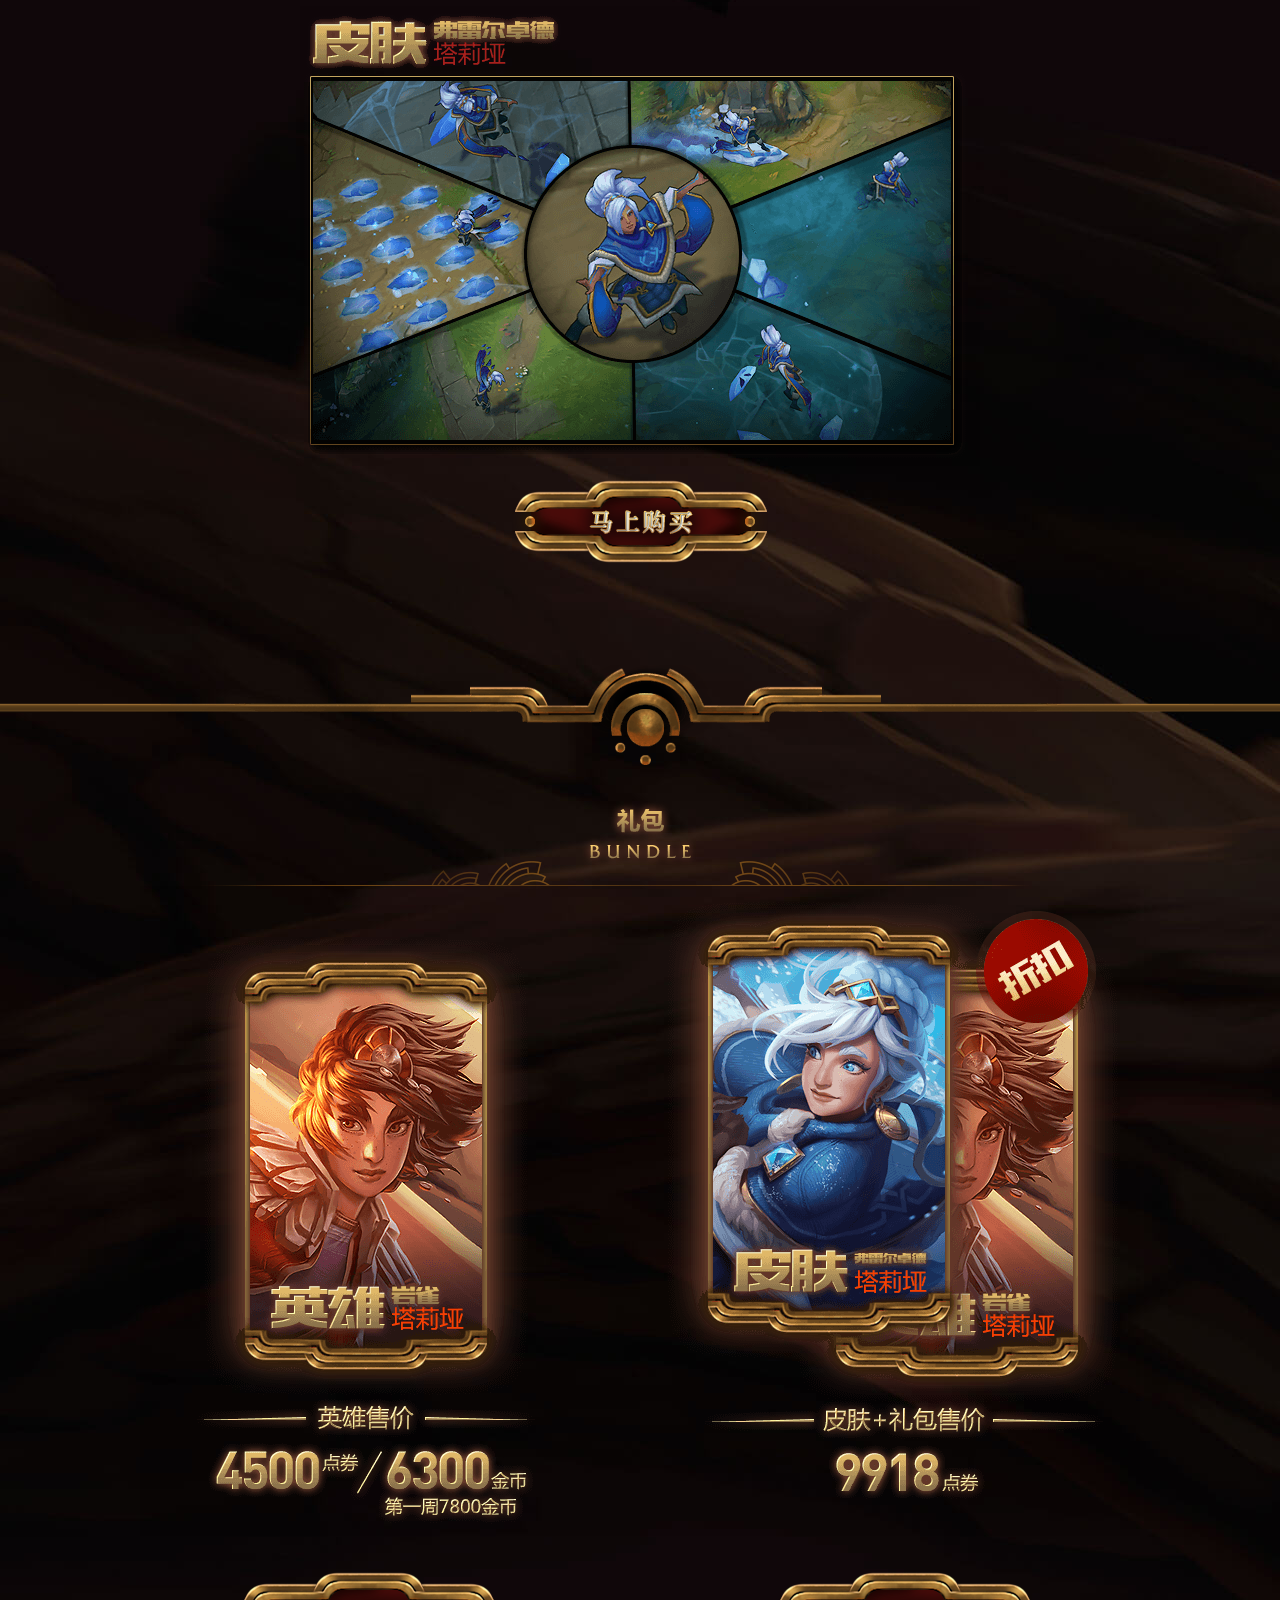
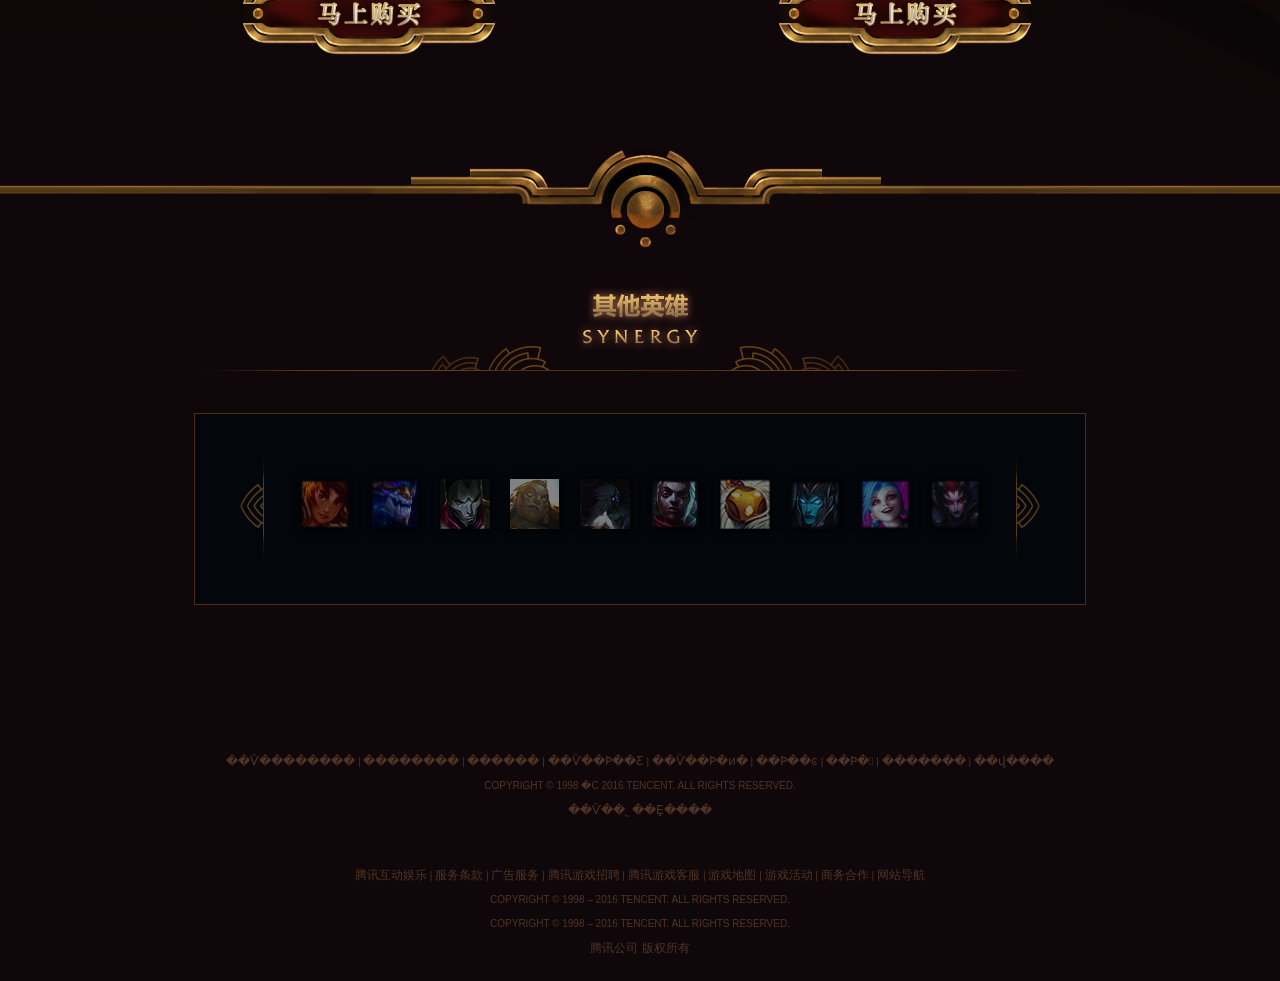
<file: yanquefenye/yanque.html>
<!DOCTYPE html>
<!-- saved from url=(0042)http://lol.qq.com/act/a20160523taliyah/### -->
<html>
<head>
    <title>��ȸ ������ - Ӣ������-LOL-�ٷ���վ-��Ѷ��Ϸ-Ӣ�ۣ�Ϊ���ս</title>
    <link rel="stylesheet" href="css/comm.css">
    <link rel="stylesheet" href="css/lol.css">
    <script src="js/jquery-1.12.4.js"></script>
    <script>
        (function jump() {
            var o = navigator.userAgent;
            if (o.indexOf("iPhone") != -1 || o.indexOf("iPad") != -1 || o.indexOf("iPod") != -1 || o.indexOf("Android") != -1) {
                self.location = 'http://lol.qq.com/m/act/a20160522taliyah/?ADTAG=lolweb.inner.a20160523taliyah';
            };
        })();
    </script>
    <script>
        $(function () {
            $("#videocon i").click(function () {
                $("#videcon").append("<img src='imgs/skill1.gif'>");
            });
        });
    </script>
    <link href="css/lol.css" rel="stylesheet" type="text/css">
    <!--<script src="imgs/gg.js" type="text/javascript" charset="gb2312"></script>-->
</head>
<body style="zoom: 1; padding-top: 42px;">
<!--����-->
<div class="ost ost_bg" style="position: absolute; top: -500px;">
    <ul class="ost_b">
        <li class="ost_tg ost_bg"><a href="construct/index.html" class="ost_blnk">��Ѷ��Ϸ</a></li>
        <li class="ost_gg ost_bg"><a id="ost_gg" class="ost_blnk" href="construct/index.html">���ʻ</a>
        </li>
        <li class="ost_i"><p class="ost_t ost_bg"><a href="construct/index.html" class="ost_lnk">���ع�����ҳ</a>
        </p>

            <p class="ost_gl">
                <a href="construct/index.html" target="_blank" class="ost_lnk ost_ldc">��Ϸ����</a>
                <a href="construct/index.html" class="ost_lnk ost_ldc"> ��ȯ��ֵ</a>
            </p></li>
    </ul>
</div>
<!--ͷ��-->
<div class="container">
    <div id="section1" class="section section1 inactive">
        <div class="wrap">
            <a href="http://lol.qq.com/" target="_blank" class="logo"><img src="imgs/logo.png" width="203" height="106"
                                                                           alt="LOGO"></a>

            <div class="title ">
                <h1>������֯ ��Ϊ��ʯ</h1>

                <h2><em>THE STONEWEAVER</em>��ȸ ������</h2>

                <p>4500��ȯ/6300��� ����7800���</p>
            </div>
            <div class="main ">
                <a href="construct/index.html" class="buybtn " title="����Ӣ��">
                    <i class="l"></i>����Ӣ��<i class="r"></i>
                </a>

                <div class="defail">
                    <strong>�е�</strong><strong>����</strong>
                    <dl>
                        <dt>��������</dt>
                        <dd>20%</dd>
                        <dt>��������</dt>
                        <dd>40%</dd>
                        <dt>ħ������</dt>
                        <dd>50%</dd>
                        <dt>�����Ѷ�</dt>
                        <dd>25%</dd>
                    </dl>
                </div>
            </div>
            <div class="update">����ʱ�䣺2016��05��24��10��00</div>
        </div>
    </div>
    <!-- �������� -->
    <div id="section2" class="section section2">
        <div class="line"></div>
        <div class="wrap clearfix">
            <header class="title title-sp hide">
                <h3>��������<strong>Biography</strong></h3>
            </header>
            <div class="main">
                <span class="shuima-logo sp"></span>

                <div class="text">
                    <h5>����֦������</h5>

                    <p>
                        ����������ˡ���꣬���в�����ʯ����������Ϊһ�����˷�ʦ���������ű��������飬������ּᶨ���������׵�������˵�����֮����������̤������������ɽɽˮˮ��ֻΪѰ�ÿ��Ƽ������ܵķ��š��ݴ�˵���Ѽݱ�������Ԫ�Ļʵ���������������Ȼ�������ع��磬�����Լ�����������ˡ�����ɳ����û����Щ�˰������������⵱����ų���ı��֣�����ҲΪ�Լ�����³�����˴��ۡ��������ഺ���۵ľ�ֹ������һ�Ÿ�����ɽ������ģ���һ��������������ꡣ</p>
                </div>
                <p class="taliyah-aside clearfix"><em class="taliyah-icon sp hide">�����룺</em><strong
                        class="taliyah-text sp word1"></strong></p>

                <p class="yasuo-aside clearfix"><em class="yasuo-icon sp hide">������</em><strong
                        class="yasuo-text sp word2"></strong></p>
            </div>
            <div class="taliyah-img"></div>
            <div class="yasuo-img"></div>
            <div class="story-video">
                <h4 class="video-title sp hide">��Ӣ�۽��ܣ���ȸ������</h4>

                <div class="story">
                    <a href="construct/index.html" class="story-a1 hide" title="��ȸ������">��ȸ������</a>
                    <a href="construct/index.html" class="story-a2 hide" title="Ӣ�۾۽���Ƶ">Ӣ�۾۽���Ƶ</a>
                </div>
            </div>
            <a href="construct/index.html" class="btn btn-story" title="�鿴��������">�鿴��������</a>
            <a href="construct/index.html" class="btn btn-shuima"
               title="����ˡ����">����ˡ����</a>
        </div>
    </div>
    <!-- ���ܽ��� -->
    <div id="section3" class="section section3">
        <div class="line"></div>
        <div class="wrap">
            <header class="title title-sp hide">
                <h3>���ܽ���<strong>Abilities</strong></h3>
            </header>
            <div class="main">
                <div class="videocon">
                    <div id="videocon" class="videobox"><a href="javascript:void(0);" title="���������Ƶ"><i></i></a></div>
                </div>
                <div class="skilltab">
                    <ul>
                        <li class="active"><a href="javascript:void(0);"><i class="skill-p"></i></a></li>
                        <li><a href="javascript:void(0);"><i class="skill-q"></i></a></li>
                        <li><a href="javascript:void(0);"><i class="skill-w"></i></a></li>
                        <li><a href="javascript:void(0);"><i class="skill-e"></i></a></li>
                        <li><a href="javascript:void(0);"><i class="skill-r"></i></a></li>
                    </ul>
                </div>
                <ul class="skillvideo">
                    <li style="display:block;">
                        <h5>��������ʯ��</h5>

                        <p>����ս������������ǽ�帽����õ��ƶ��ٶȵļӳɡ�</p>
                    </li>
                    <li>
                        <h5>Q��ʯ��</h5>

                        <p>�������������ھ�����ʯ��ʱ�ܹ�����ƶ��ٶȡ�</p>

                        <p>������������������ߵ����أ����ƶ��г���һ����������������öʯƬ��������������ؽ���Ϊ���������ӵľ�ʯ�����ھ�ʯ����Χ���ͷŵġ�Qʯ����ֻ���ӳ�һ��ʯƬ��</p>
                    </li>
                    <li>
                        <h5>W����ͻ</h5>

                        <p>��������һ�����򡣶����ӳٺ󣬵��漱��¡���˺������������ڵ����е��ˡ�����������ڵر�����֮ǰ�ٴ��ͷš�W��ͻ���������˳�ĳ�������ӳ�ȥ�������������ӵ��Ρ�</p>
                    </li>
                    <li>
                        <h5>E����ʯ��</h5>

                        <p>����������ǰ�ĵ�������һ��Ƭ�������γ�ʯ������з���ʯ����ʹ��ͻ���༼�ܣ�����ܵ�ʯ�鱬�Ƶ��˺���������֮��ʯ�����Ƭ��������ɵڶ����˺���</p>
                    </li>
                    <li>
                        <h5>R��ǽ�</h5>

                        <p>�ڶ��ݵ��������������ٻ���һ��������ӵ�ʯǽ�������ٻ�ʦϿ�ȡ��������������ڼ��ٴμ��Rǽᣡ�������ʯǽһͬǰ�����ܵ��κ��˺������ǳ����ⷽ���ƶ��������ж�����̤ʯ֮�á�</p>
                    </li>
                </ul>
                <div class="tips">
                </div>
            </div>
        </div>
    </div>
    <!-- Ӣ�ۺ�Ƥ�� -->
    <div id="section4" class="section section4">
        <div class="line"></div>
        <div class="wrap">
            <header class="title title-sp hide">
                <h3>Ӣ�ۺ�Ƥ��<strong>CHAMPION AND SKINS</strong></h3>
            </header>
            <div class="main">
                <div class="champion">
                    <img src="imgs/hero.png" height="460" width="680" alt="Ӣ�� ��ȸ ������">
                    <a href="construct/index.html" target="_blank" class="btn btn-buy" title="���Ϲ���">���Ϲ���</a>
                </div>
                <div class="section-line title-sp"></div>
                <div class="skins">
                    <img src="imgs/skin.png" height="460" width="680" alt="Ƥ�� ���׶�׿�� ������">
                    <a href="construct/index.html" target="_blank" class="btn btn-buy" title="���Ϲ���">���Ϲ���</a>
                </div>
            </div>
        </div>
    </div>
    <!-- ��� -->
    <div id="section5" class="section section5">
        <div class="line"></div>
        <div class="wrap">
            <header class="title title-sp hide">
                <h3>���<strong>Bundle</strong></h3>
            </header>
            <div class="main">
                <img src="imgs/gift.png" alt="">
                <a href="construct/index.html" target="_blank" class="btn btn-buy" title="���Ϲ���">���Ϲ���</a>
                <a href="construct/index.html" target="_blank" class="btn btn-buy2" title="���Ϲ���">���Ϲ���</a>
            </div>
        </div>

    </div>
    <!-- 	����Ӣ�� -->
    <div id="section6" class="section section6">
        <div class="line"></div>
        <div class="wrap">
            <header class="title title-sp hide">
                <h3>����Ӣ��<strong>More Champions</strong></h3>
            </header>
            <div class="main">
                <div class="champion_list">
                    <div id="rollboxs" class="rollboxs" style="width: 700px; overflow: hidden;">
                        <div style="overflow: hidden; width: 35000px;">
                            <div style="float: left;">
                                <ul class="rollbox_list">
                                    <li><a href="construct/index.html"><img src="imgs/bd.png" width="50px" height="50px"/></a></li>
                                    <li><a href="construct/index.html"><img src="imgs/bd(1).png" width="50px" height="50px"/></a></li>
                                    <li><a href="construct/index.html"><img src="imgs/bd(2).png" width="50px" height="50px"/></a></li>
                                    <li><a href="construct/index.html"><img src="imgs/bd(3).png" width="50px" height="50px"/></a></li>
                                    <li><a href="construct/index.html"><img src="imgs/bd(4).png" width="50px" height="50px"/></a></li>
                                    <li><a href="construct/index.html"><img src="imgs/bd(5).png" width="50px" height="50px"/></a></li>
                                    <li><a href="construct/index.html"><img src="imgs/bd(6).png" width="50px" height="50px"/></a></li>
                                    <li><a href="construct/index.html"><img src="imgs/bd(7).png" width="50px" height="50px"/></a></li>
                                    <li><a href="construct/index.html"><img src="imgs/bd(8).jpg" width="50px" height="50px"/></a></li>
                                    <li><a href="construct/index.html"><img src="imgs/bd(9).png" width="50px" height="50px"/></a></li>
                                </ul>
                            </div>
                        </div>
                    </div>
                    <a href="javascript:void(0)" id="m_left" class="arrow sp arrow1 hide" title="��һҳ">��һҳ</a>
                    <a href="javascript:void(0)" id="m_right" class="arrow sp arrow2 hide" title="��һҳ">��һҳ</a>

                    <div id="do" class="do"></div>
                </div>
            </div>
        </div>
        <div class="anrotate">
            <div class="anrotate-l">
                <div class="a1 rotates" style="transform: rotate(-342deg);"></div>
                <div class="a2 rotates2" style="transform: rotate(-342deg);"></div>
            </div>
            <div class="anrotate-r">
                <div class="a3 urotates2" style="transform: rotate(342deg);"></div>
                <div class="a4 urotates" style="transform: rotate(342deg);"></div>
            </div>
        </div>
    </div>

</div>


<div class="side">
    <ul>
        <li><a href="javascript:gotop()" class="curr"><i class="icon"></i>��ҳ</a></li>
        <li><a href="javascript:gopart(2)" class=""><i class="icon"></i>����</a></li>
        <li><a href="javascript:gopart(3)" class=""><i class="icon"></i>����</a></li>
        <li><a href="javascript:gopart(4)" class=""><i class="icon"></i>Ӣ��</a></li>
        <li><a href="javascript:gopart(5)" class=""><i class="icon"></i>���</a></li>
        <li><a href="javascript:gopart(6)" class=""><i class="icon"></i>����</a></li>
    </ul>
</div>

<div id="video" class="popup" style="display:none">
    <div id="videos" class="videos">������...</div>
    <a href="javascript:closeDialog()" class="pop-close">��</a>
</div>
<script src="js/foot.js"></script>
<div id="footer_ied">
    <div class="wrap_ied"><p><a href="construct/index.html">��Ѷ��������</a> | <a
            href="construct/index.html">��������</a> | <a href="#">������</a> | <a
            href="construct/index.html" >��Ѷ��Ϸ��Ƹ</a> | <a href="construct/index.html"> ��Ѷ��Ϸ�ͷ�
        </a>
        | <a href="construct/index.html">��Ϸ��ͼ</a> | <a href="construct/index.html">��Ϸ�</a>
        | <a href="construct/index.html">�������</a> | <a href="construct/index.html">��վ����</a></p>

        <p class="e">COPYRIGHT &#169; 1998 �C 2016 TENCENT. ALL RIGHTS RESERVED.</p>
        <p class="e">COPYRIGHT &#169; 1998 �C 2016 TENCENT. ALL RIGHTS RESERVED.</p>

        <p><a href="construct/index.html" target="_blank">��Ѷ��˾ ��Ȩ����</a></p></div>
</div>
<script src="js/jquery-1.9.0.min.js"></script>
<script src="js/milo-min.js"></script>
<script src="js/jquery.scrollex.min.js"></script>
<script src="js/comm.js"></script>

</body>
</html>
</file>
<file: css/base.css>
@charset "UTF-8";
/*设置默认编码集*/

/*css 初始化 */
html, body, ul, li, ol, dl, dd, dt, p, h1, h2, h3, h4, h5, h6, form, fieldset, legend, img {
    margin: 0;
    padding: 0;
}

/*各浏览器显示不同，去掉边框等默认样式*/
fieldset, img, input, button {
    border: none;
    padding: 0;
    margin: 0;
    outline-style: none;
}

ul, ol {
    list-style: none;
}

input {
    padding-top: 0;
    padding-bottom: 0;
    font-family: "SimSun", "宋体";
}

select, input, textarea {
    font-size: 12px;
    margin: 0;
}

/*防止拖动 影响布局*/
textarea {
    resize: none;
}

/*去掉行内替换元素空白缝隙*/
img {
    border: 0;
    vertical-align: middle;
}

table {
    border-collapse: collapse;
}

body {
   font: normal 12px/1.6em Microsoft YaHei,Tahoma,simsun;
    color: #666;
    background: #fff;
}

/*清除浮动*/
.clearfix:before, .clearfix:after {
    content: "";
    display: table;
}

.clearfix:after {
    clear: both;
}

.clearfix {
    *zoom: 1; /*IE/7/6*/
}

a {
    color: #666;
    text-decoration: none;
}

a:hover {
    color: #36AB87;
}

h1, h2, h3, h4, h5, h6 {
    text-decoration: none;
    font-weight: normal;
    font-size: 100%;
}

/*废物利用*/
s, i, em {
    font-style: normal;
    text-decoration: none;
}

/*lol主体文字色调*/
/*.base-color {*/
    /*color: #36AB87 !important;*/
/*}*/

/*公共类*/
.w {
    /*版心 提取 */
    width: 1240px;
    margin: 0 auto;
}

.fl {
    float: left;
}

.fr {
    float: right;
}

.al {
    text-align: left;
}

.ac {
    text-align: center;
}

.ar {
    text-align: right;
}

.hide {
    display: none;
}

/*顶部工具栏start*/
.shortcut {
    height: 30px;
    background-color: #F1F1F1;
    line-height: 30px;
}

/*顶部工具栏end*/

/*=====================底部页脚foot部分start=======================*/
.foot {
    height: 239px;
    background-color: #F3F3F3;
}
.foot_friend {
    height: 107px;
    border-bottom: 3px solid #D0D0D0;
}
.foot_weixin{
    display: inline-block;
    width: 66px;
    height: 66px;
    background:url("../images/footlogo.png") -264px 0 no-repeat;
}
.ff_normal{
    margin-top: 30px;
    width: 421px;
}
/*底部字体默认样式*/
.foot .font_f{
    font: 12px/150% Arial, Verdana, "\5b8b\4f53";
    color: #A5A5A5;
}

.ff_normal .leftem{
    display: inline-block;
    margin-left: 20px;
}
.foot .fb {
    font-weight: bold;
    color: #404040;
    font-size: 14px;
    line-height: 25px;
}
.foot-ul li{
    display: inline;
    padding-right: 10px;
    font: 12px/150% Arial, Verdana, "\5b8b\4f53";
    color: #A5A5A5;
}
/*/英雄联盟 官方合作媒体BOX*!/*/
.foot_lnkBox{
    width: 276px;
    height: 34px;
    border: 2px solid #E2E2E2;
    cursor: pointer;
    margin-top: 30px;
    margin-right: 25px;
    position: relative;
}
.footer_lnk {
    width: 276px;
    height: 34px;
    border: 1px solid #CBCBCB;
    cursor: pointer;
}
.footer_lnk span {
    margin-top: 5px;
    width: 250px;
    height: 25px;
    line-height: 25px;
    text-align: center;
    border-right: 1px solid #DBDBDB;
}
/*隐藏的盒子*/
#foot_lnkMtBox  {
    height: 180px;
    width: 274px;
    /*display: inline-block;*/
    /*display: none;*/
    position: absolute;
    top: -180px;
    left: 0;
    overflow: hidden;
}
.foot_lnkMt  {
    display: inline-block;
    width: 272px;
    height: 176px;
    border: 2px solid #E2E2E2;
    background-color: #fff;
    position: absolute;
    top: 180px;
    /*top: 35px;*/
    /*left: 0;*/
    /*display: none;*/
    overflow: hidden;
}
.lnkMt_content li {
    display: inline-block;
    width: 100%;
}

/*滚动条*/
.ser_scroll {
    width: 12px;
    height: 100%;
    position: absolute;
    top: 0;
    right: 0;
    background-color: #eee;
}
.ser_bar {
    height: 100px;
    width: 100%;
    position: absolute;
    top: 0;
    left: 0;
    background-color: #36AB87;
    border-radius:  5px;
    cursor: pointer;
}
.ico-arrowdown {
    display: inline-block;
    margin-top: 15px;
    margin-left: 10px;
    width: 7px;
    height: 6px;
    background: url("../images/public-spr.png") -1233px -428px no-repeat;
}



/*页脚底部*/
.foot_f {
    padding-top: 22px;

}
.foot_f .foot_logo {
    display: inline-block;
    width: 264px;
    height: 66px;
    background:url("../images/footlogo.png") 0 0 no-repeat;
}
.foot_f ul {
    display: inline-block;
    width: 660px;
}
.foot_f ul li{
    display: inline-block;
    float: left;
}

#rocket {
    width: 60px;
    height: 60px;
    position: fixed;
    right: 5px;
    bottom: 200px;
    display: none;
    cursor: pointer;
    z-index: 9999;
}
#rocket img{
    width: 70px;
    height: 70px;
}

/*========================底部页脚foot部分end=========================*/
</file>
<file: css/LOL.css>
/*=============================================第一部分样式 - 开始=====================================*/

/*header部分start*/
.header {
    height: 695px;
    /*background-color: red;*/
    background: url("../images/pic-inner-v6.jpg") no-repeat center 80px;
}

/*header-nav部分start*/

.header-nav {
    height: 80px;
    background-color: #000000;
    position: relative;

}
.header-box{
    position: relative;
}

/*logo部分*/
.logo {
    display: inline-block;
    width: 212px;
    height: 114px;
    margin-top: 7px;
    background-color: red;
    background: url(../images/public-spr.png) no-repeat -10px -173px;
    float: left;
    position: absolute;
    z-index: 7;
}

/*nav导航部分*/
.header-nav-ul {
    /*position: absolute;*/
    margin-left: 212px;
    position: relative;

}
#moveimg{
    position: absolute;
    /*top:-10px;*/
    left:220px;
}

.header-nav-ul li {
    float: left;

}

.header-nav-ul a {
    text-align: center;
    display: inline-block;
    width: 138px;
    padding-top: 36px;
    padding-bottom: 28px;
    color: #E1E1E1;
    font-size: 16px;
}
.header-nav-ul a:hover{
    text-shadow: 2px 2px 8px #4ca6cd;
    font-size: 20px;
}

.header-nav-ul a:hover {
    color: #E1E1E1;
}

.header-nav-ul a span {
    display: block;
    color: #575757;
    font-size: 10px;
}

.nocursor {
    cursor: default;
}

/*隐藏部分start*/
.hideul {
    display: none;
    width: 100%;
    height: 221px;
    background-color: rgba(0, 0, 0, 0.8);
    /*position: relative;*/
    position: absolute;
    z-index: 6;
    /*top: -41px;*/
    color: white;
    /*overflow: hidden;*/
    /*margin-top: 0px;*/

}

.hideul ul {
    text-align: center;
    width: 102px;
    float: left;
    margin-left: 39px;
    margin-top: 26px;

}

.hideul ul a {
    color: #e1e1e1;
}

.hideul ul a:hover {
    color: #16c2a2;
}

.hideul ul li {
    font-size: 14px;
    line-height: 28px;
    text-align: center;
}

.hideul .firul {
    margin-left: 360px;
}

/*隐藏部分end*/

/*header-nav部分end*/

/*header-banner部分start*/

.banner{
    height: 500px;
    padding-top: 115px;
    /*background-color: darkgrey;*/
    position: relative;
}
.fontcrazy {
    font-size: 50px;
    font-weight: 700;
    color: #16E6CB;
    text-shadow: -2px -2px 5px #000000;
}

.fontcrazy p {
    color: white;
    font-size: 16px;
    line-height: 80px;
}

.header .details {
    display: block;
    width: 155px;
    height: 36px;
    border: 2px solid #05B896;
    background-color: rgba(0, 0, 0, 0.6);
    line-height: 36px;
    text-align: center;
    color: #05B896;
    font-weight: 700;
}
.header .details:hover{
    background-color: rgba(0, 0, 0, 1);
}
.header #havcursor{
    cursor: pointer;
}

.details:hover {
    color: #05B896;
}

.download {
    position: absolute;
    margin: 0 auto;
    bottom: 0;

}

.download a{

    text-align: center;
}

.download .downgame {
    float: left;
    display: block;
    width: 112px;
    height: 115px;
    width: 220px;
    /*background-color: darkblue;*/
    background: url(../images/public-spr.png) no-repeat 0px -472px;
}

.download .login {
    padding-top: 20px;
    float: left;
    width: 112px;
    height: 95px;
    width: 460px;

}

.download i {
    display: block;
    margin-top: 16px;
    margin-left: 38px;
    width: 37px;
    height: 41px;

}



.download .freshman {
    float: left;
    display: block;
    width: 112px;
    height: 115px;
    background: url(../images/public-spr.png) no-repeat -220px -472px;
    text-align: center;
}

.download .freshman i {
    background: url("../images/public-spr.png");
}

.download p {
    color: white;
    font-size: 16px;
}

.download .views {
    float: left;
    display: block;
    width: 112px;
    height: 115px;
    background: url(../images/public-spr.png) no-repeat -332px -472px;
}

.download .views i {
    background: url("../images/public-spr.png") no-repeat -45px 0px;
}

.download .events {
    float: left;
    display: block;
    width: 112px;
    height: 115px;
    background: url(../images/public-spr.png) no-repeat -444px -472px;
}

.download .events i {
    background: url("../images/public-spr.png") no-repeat -85px 0px;
}

.download .gameifo {
    float: left;
    display: block;
    width: 112px;
    height: 115px;
    background: url(../images/public-spr.png) no-repeat -556px -472px;
}

.download .gameifo i {
    background: url("../images/public-spr.png") no-repeat -122px 0px;
}

.download .usenter {
    float: left;
    display: block;
    width: 112px;
    height: 115px;
    background: url(../images/public-spr.png) no-repeat -669px -472px;
}

.download .usenter i {
    background: url("../images/public-spr.png") no-repeat -156px 0px;
}

.download .login {
    background: url(../images/public-spr.png) no-repeat -780px -472px;}

.picus{
    width: 80px;
    height: 80px;
    background: url(../images/ttt.png);
    float: left;
    margin-left: 20px;
}
.login .loginfont{

    float: left;
    margin-left: 30px;
    font-size: 11px;
}
.loginfont p{
    font-size: 11px;
}
.loginfont p a{
    color: #05B896;
}
.loginfont .p1{
    font-size:16px;
}
.loginfont .p2{
    font-size:10px;
    margin-top: 10px;
}
.loginfont .p2 span{
    color: #C1CFE8;
}

.i {
    width: 39px;
    height: 40px;
    background-color:#293550;
    padding-top:10px;
    padding-left:15px;
    margin: 13px;
    float: left;


}


.download .i i {
    margin: 0;
    padding: 0;
    width: 33px;
    height: 33px;
    display: block;
    background-color: saddlebrown;
    background: url(../images/public-spr.png) no-repeat -169px -42px;
}
.gamever span{
    font-size: 16px;
    color: #05B896;
}
.gamever{
    position: absolute;
    height: 22px;
    right: 0;
    bottom: 135px;
}
.gamever p{
    line-height: 22px;
    float: left;
}
.gamever a{
    float: left;
    display: block;
    width: 78px;
    height: 22px;
    border: 2px solid #05B896;
    background-color: #000000;
    opacity: 0.5;
    line-height: 22px;
    text-align: center;
    color: #05B896;
}
.gamever a:hover{
    opacity: 1;
}


/*header-banner部分end*/
/*jq用到的类*/

/*header部分end*/
/*遮罩部分*/
.mask1{
    z-index: 8;
    top:0px;
    left:0px;
    position: absolute;
    width: 100%;
    height: 2550px;
    background-color: rgba(230, 245, 255,0.5);
    display: none;
}
.loginbar{
    display: none;
    z-index: 10;
    top:0;
    left: 50%;
    position: absolute;
    width: 619px;
    height: 364px;
    margin-left:-310px;
    margin-top: 135px;
    background-color: #FFFFFF;
    border: 1px solid #EEEEEE;
}
#removebox{
    width: 619px;
    height: 40px;
    /*background-color: deeppink;*/
    position: absolute;
    top:0px;
    left: 0;
}
#removebox:hover{
    cursor: move;
}
.closebaner{
    width: 47px;
    height: 18px;
    border-left:#DADADA;
    background: url(../images/icon_3_tiny.png) -221px -126px no-repeat;
    float: right;
}
.closebaner:hover{
    cursor: pointer;
}
.fontqiuck{
    padding-top: 50px;
    height: 70px;
    margin-top: 18px;
    text-align: center;
    font-size:18px;
    color: #333333;
}
.dirp{
    margin-bottom: 18px;
}
#tip{
    display: block;
    margin-top: 18px;
}
.fontqiuck a{
    color: #3481CF;
}
.quickcontent{
    text-align: center;
    margin-top: 23px;
    position: relative;
}
#clearContent{
    display: none;
    width: 20px;
    height: 20px;
    background:url(../images/icon_3_tiny.png) no-repeat -117px -161px;
    position: absolute;
    top:8px;
    left:420px;
}
#clearPwd{
    display: none;
    width: 20px;
    height: 20px;
    background:url(../images/icon_3_tiny.png) no-repeat -117px -161px;
    position: absolute;
    top:65px;
    left:420px;
}
#clearContent a,#clearPwd a{
    display: block;
    width: 20px;
    height: 20px;
}
#username,#pwd,#sub{
    margin: 15px auto 0px auto;
    display: block;
    width: 257px;
    height: 38px;
    border: 1px solid #D6D6D6;
    border-radius: 2px;
    margin-top: 15px;
}
#username,#pwd{
    padding-left: 11px;
}

#sub{
    width: 270px;
    height: 40px;
    background-color: #86CE2F;
}
.quickabox{
    margin-top: 30px;
    float: right;

}

.quicka{
    display:inline-block;
    width: 77px;
    height: 12px;
    border-right:1px solid #CDBFCD;
    font-size: 13px;
    text-align: center;

}
.quicka:hover{
    text-decoration:underline;
    color: #4ca6cd;
}
.noborderringht{
    border-right:0px solid #CDBFCD;


}
/*=============================================第一部分样式 - 结束=====================================*/



/*=============================================第二部分样式 - 开始=====================================*/
/*主体部分开始*/
.mainer{
    /*height: 370px;*/
    /*background: pink;*/
    margin-top: 28px;
}
/*左边的图片开始*/
.left-mainer{
    /*height: 370px;*/
    width: 780px;
    /*background: yellowgreen;*/
}
.left-mainer .pictures{
    /*height: 330px;*/
    width: 780px;
    /*background: coral;*/
    overflow: hidden;
    position: relative;
}
.left-mainer .pictures .list{
    width: 6000px;
    position: relative;
    height: 330px;
}
.left-mainer .pictures .list li{
    float: left;
}
/*左边的下部文字部分*/
.left-mainer .text .fight li{
    font: 400 14px/40px "microsoft yahei";
    float: left;
    width: 156px;
    height: 40px;
    text-align: center;
    background: #EFEFEF;
}

.left-mainer .text .fight .current{
   background:#00a684;
    color: #fff;
}
/*左边的图片结束*/
.right-mainer{
    /*width: 400px;*/
    height: 370px;
    /*background: burlywood;*/
}
/*右边公部分告开始*/
/*顶部部分*/
.right-mainer .top-nav{
    height: 36px;
    line-height: 36px;
    text-align: center;
    width: 400px;
    /*background: orange;*/
}
.right-mainer .top-nav ul li{
    float: left;
    width: 90px;
    font-size:18px;
    background: #fff;
    border-bottom: 4px solid #EBECEC;
}
.right-mainer .top-nav .current{
    color: #00ab88;
    font-weight: bold;
    border-bottom: 4px solid #00ab88;
}
.right-mainer .top-nav a{
    display: inline-block;
    width: 40px;
    height: 36px;
    font-weight: 700;
    font-size: 18px;
    background: #fff;
    border-bottom: 4px solid #EBECEC;
}
/*中间部分*/
.right-mainer .middle-news{
    width: 400px;
    height: 290px;
    /*background: darkcyan;*/
}
.news-content .news-top{
    padding: 12px 0 0;
}
.news-content .news-top .first{
    height: 46px;
    margin-bottom: 3px;
    text-align: center;
    line-height: 46px;
    font-size: 20px;
    font-weight: bold;
    color:#00ab88;
    overflow: hidden;
}
.news-content .news-top li{
    height: 26px;
    line-height: 26px;
    padding: 3px 0;
    font-size: 14px;
}
.news-content .news-top li a:hover{
    color:#00ab88;
}
.news-content .news-top i{
    display: inline-block;
    text-align: center;
    width: 50px;
    height: 26px;
    background: #EBEBEB;
    border-radius: 15px;
    margin-right: 5px;
}
.news-content .news-top s{
    right: 0;
    top: 0;
    width: 50px;
    height: 26px;
    line-height: 26px;
    text-align: right;
    color: #a4a4a4;
    float: right;
}


/*下面部分*/
.right-mainer .bottom-advice{
    height: 40px;
    line-height: 40px;
    background: #EFEFEF;
    text-align: center;
    margin-top: 4px;
    font-family: microsoft yahei;
}

/*右边公部分告结束*/
/*主体部分结束、*/




/*注册表单开始、*/
.form{
    height: 109px;
    background: #87C2FC;
}
.form .bg{
    height: 109px;
    background: url("../images/shen-bg.png") center top no-repeat;
}
.middle{
    width: 954px;
    margin: 0 auto;
}
.form-header{
    position: relative;
    height: 109px;
    color: #fff;
    /*background: pink;*/
}
.form-header i{
    position: absolute;
    bottom: 25px;
    right: 11px;
}
.form-header p{
    position: absolute;
    right: 0;
    bottom: 50px;
}

.form-content{
    height: 940px;
    border: 1px solid #B6BBC0;
    border-top: 0px;
    margin-bottom: 20px;
    overflow: hidden;
}
.form-content .left-content{
    position: relative;

}
.form-content .top-left-content{
    position: absolute;
    top: -55px;
    margin-left: 1px;
    background: url("../images/shen_2.png") no-repeat;
    height: 260px;
    width: 220px;
    color: #fff;
    z-index: 3;
}
.top-left-content i{
    height: 23px;
    width: 24px;
    background: url("../images/shen_icon_1.png") 0 -150px no-repeat ;
    position: absolute;
    top: 98px;
    left: 24px;
}
.top-left-content p{
    position: absolute;
    top: 98px;
    left: 50px;
    font-size: 22px;
}
.top-left-content span{
    position: absolute;
    top: 126px;
    right: 54px;
}

.form-content .center-left-content{
    position: absolute;
    top: 32px;
    margin-left: 1px;
    background: url("../images/shen_2.png") no-repeat;
    height: 260px;
    width: 220px;
    color: #fff;
    z-index: 1;
}
.form-content .center-left-content i{
    height: 23px;
    width: 24px;
    background: url("../images/shen_icon_1.png") 0 -50px no-repeat ;
    position: absolute;
    top: 92px;
    left: 24px;
}
.form-content .center-left-content p{
    position: absolute;
    top: 94px;
    left: 50px;
    font-size: 22px;
}
.form-content .center-left-content span{
    position: absolute;
    top: 126px;
    left: 24px;
}


.form-content .bottom-left-content{
    width: 188px;
    height: 940px;
    padding-left: 1px;
    padding-right: 2px;
    border-right: 1px solid #B6BBC0;
    background: #E4EDF6;
    position: relative;
}
.form-content .bottom-left-content i{
    height: 180px;
    width: 180px;
    background: url("../images/shen_icon_1.png") 0 -252px no-repeat ;
    position: absolute;
    top: 300px;
}


/*右边开始*/
.right-content {
    width: 610px;
    height: 940px;
    margin: 20px  50px;
}
.right-content .picture{
    width: 610px;
    height: 163px;
    background: url("../images/shen-BannerC.jpg");
}
.right-content .zhuce span{
    display: block;
    font-size: 18px;
    text-align: center;
    height: 26px;
    line-height: 26px;
    width: 90px;
    margin-top: 40px;
    margin-bottom: 10px;
    border-left: 2px solid #59AFE4;
}
.right-content .linear{
    border-bottom: 2px solid #DDD;
}
.qq-form{
    line-height: 50px;
}
.qq-form i{
    display: block;
    float: left;
    right: 0;
    width: 60px;
    text-align: right;
}
.qq-form input{
    width: 300px;
    height: 30px;
    border: 1px solid #A7B6C4;
}
.qq-form input[type=radio]{
    width: 20px;
    margin: 10px;
}
/*=============================================第二部分样式 - 结束=====================================*/



/*=============================================第三部分样式 - 开始=====================================*/

/**
 * Created by liyingjie on 2016/9/1.
 */
/*首页中部大模块*/
/*.mainer {*/
/**
 * Created by liyingjie on 2016/9/1.
 */
/*首页中部大模块*/
/*.mainer {*/
.lyjMain {
    position: relative;
    z-index: 1;
    margin-bottom: 50px;
    padding-top: 28px;
    overflow: hidden;
    zoom: 1;
}

/*首页左边模块*/
.home-mod-l {
    float: left;
    width: 780px;
}

/*首页右边模块*/
.home-mod-r {
    float: right;
    width: 400px;
}

/*轮播部分*/
.home-mod {
    margin-bottom: 50px;
}


/*视频部分*/
.home-mod-l .hd {
    height: 40px;
    margin-bottom: 15px;
}

.home-mod-l .hd {
    height: 40px;
    margin-bottom: 15px;
}

.clearfix:after, .hd:after {
    content: '\20';
    display: block;
    height: 0;
    line-height: 0;
    visibility: hidden;
    clear: both;
}
.contentVideo{
    height: 360px;
}
.home-video-title {
    float: left;
}

.home-title {
    float: left;
    font-size: 25px;
    line-height: 40px;
    color: #555555;
    font-weight: bold;
}

.icon-video {
    background: url(../images/public-spr.png) no-repeat -40px -40px;
}

.icon-video, .icon-submit, .icon-hero, .icon-quick, .icon-match, .icon-online, .icon-activity {
    display: inline-block;
    vertical-align: -10px;
    width: 40px;
    height: 40px;
    margin-right: 5px;
}

.txt-more {
    float: right;
    margin-top: 3px;
    height: 30px;
    padding: 0 10px;
    line-height: 30px;
    margin-left: 10px;
    background: #efefef;
    border: 2px solid #efefef;
    color: #777777;
    font-size: 14px;
    border-radius: 25px;
}

/*视频部分,文字导航*/
.txt-more:hover {
    border-color: #00ab88;
    color: #00ab88;
    background: none;
}

.tab-nav .current {
    color: #00ab88;
    font-weight: bold;
    border-bottom: 4px solid #00ab88;
}

.video-nav li {
    width: 130px;
}

.tab-nav li {
    float: left;
    height: 36px;
    line-height: 36px;
    overflow: hidden;
    cursor: pointer;
    color: #666666;
    font-size: 16px;
    text-align: center;
}

.icon-submit {
    vertical-align: middle;
    width: 24px;
    height: 24px;
    /*background-position: -567px -46px;*/
    background: url(../images/public-spr.png) no-repeat -567px -46px;
}

.bd {
    overflow: hidden;
    zoom: 1;
    display: block;
}

.tab {
    position: relative;
    height: 36px;
    line-height: 36px;
    border-bottom: 4px solid #ebecec;
}

.tab-nav {
    position: relative;
    height: 36px;
}

.video-nav li {
    width: 130px;
}

.tab-nav li {
    float: left;
    height: 36px;
    line-height: 36px;
    overflow: hidden;
    cursor: pointer;
    color: #666666;
    font-size: 16px;
    text-align: center;
}

.v-mod-list {
    position: relative;
    height: 320px;
    overflow: hidden;
    margin-right: -20px;
    padding-top: 30px;
    margin-bottom: 28px;
}

.v-mod-list li {
    width: 180px;
    margin-right: 20px;
    margin-bottom: 20px;
}

.v-list li {
    float: left;
    position: relative;
    _display: inline;
    overflow: hidden;
}

.video-more-link {
    display: block;
    background: #eaeaea;
    height: 40px;
    line-height: 40px;
    text-align: center;
    font-size: 14px;
    color: #666666;
}

/*视频部分悬停效果*/
.v-mod-list .v-link {
    position: relative;
    display: block;
    width: 180px;
    height: 100px;
    margin-bottom: 7px;
}
.shadow1 {
    position: absolute;
    left: 0;
    bottom: 0;
    display: block;
    width: 100%;
    height: 20%;
    background: rgba(0, 0, 0, 0.5);
}

.shadow2 {
    display: none;
    position: absolute;
    left: 0;
    top: 0;
    width: 100%;
    height: 100%;
    background: rgba(0, 0, 0, 0.3);
}
.v-mod-list .v-meta {
    position: absolute;
    bottom: 0;
    left: 5px;
    width: 96%;
    height: 20px;
    color: #ddd;
}
/*视频上面图片时间*/
.v-mod-list .v-meta {
    position: absolute;
    bottom: 0;
    left: 5px;
    width: 96%;
    height: 20px;
    color: #ddd;
}
.v-mod-list .v-meta .v-time {
    float: right;
}

.icon-v {
    display: none;
    position: absolute;
    left: 50%;
    margin-left: -32.5px;
    top: 15px;
    width: 65px;
    height: 65px;
    background: url(../images/bg-icon-v.png) no-repeat 0 0;
    cursor: pointer;

}
/*英雄部分*/
.icon-hero {
    background: url(../images/public-spr.png) no-repeat -160px -40px;
    /*background-position: -160px -40px;*/
}
#J_freeList a {
    float: left;
    position: relative;
    width: 76px;
    height: 76px;
    overflow: hidden;
    margin-right: 5px;
    margin-bottom: 5px;
}
.hero-new-list a {
    float: left;
    position: relative;
    width: 76px;
    height: 165px;
    margin-right: 5px;
}
.her0-free a{
    margin-right: 5px;

}
.hero-tab li {
    width: 133px;
}

.free-time{
    float: right;
}
/*********修改2************/
.free-list {
    position: relative;
}
/*快速入口*/
.home-quick {
    margin-bottom: 40px;
}

.icon-quick {
    background: url(../images/public-spr.png) no-repeat -200px -40px;
}

.home-quick-content {
    margin-right: -8px;
}

.home-quick-content a {
    float: left;
    /*width: 94px;*/
    width: 74px;
    padding-left: 20px;
    height: 62px;
    /*height: 30px;*/
    margin-right: 8px;
    margin-bottom: 8px;
    background: #fefefe;
    font-size: 14px;
    color: #555555;
    /*text-align: center;*/
    box-shadow: 0 0 2px #ddd;
}

.home-quick-content i {
    display: block;
    width: 40px;
    height: 40px;
}

/*英雄皮肤部分*/
.hero-content {
    height: 190px;
    margin-bottom: 20px;
}

.free-list {
    position: relative;
    margin-right: -5px;
}
.free-list a {
    float: left;
    position: relative;
    width: 76px;
    height: 76px;
    overflow: hidden;
    margin-right: 5px;
    margin-bottom: 5px;
}
.free-list .first-name {
    position: absolute;
    width: 66px;
    text-align: center;
    top: 30px;
    left: 5px;
    padding-top: 0;
    line-height: 14px;
}
.sbg {
    display: none;
    position: absolute;
    width: 100%;
    height: 100%;
    top: 0;
    left: 0;
    background: #029f7f;
    background: rgba(2, 159, 127, 0.8);
    cursor: pointer;
    overflow: hidden;
    z-index: 1;
}
.sbg .first-name {
    display: block;
    padding-top: 18px;
    font-size: 14px;
    color: #fff;
    text-align: center;
}
/*=============================================第三部分样式 - 结束=====================================*/



/*=============================================第四部分样式 - 开始=====================================*/
/*LOL第四部分 S*/
.box-l {
    /*background: #ccc;*/
    height: 410px;
    margin-top: -25px;
}

/*赛事中心 S*/
.match-center-l {
    width: 780px;
    height: 410px;
    /*background: pink;*/
}

.match-title {
    height: 64px;
    /*background: orange;*/
    position: relative;
}

.match-logo i {
    position: absolute;
    width: 29px;
    height: 27px;
    background: url("../images/public-spr.png") -85px -48px;
    top: 18px;
    left: 4px;
}

.match-logo h2 {
    line-height: 64px;
    font-size: 25px;
    font-weight: bold;
    color: #555;
    margin-left: 45px;
    font-family: Microsoft YaHei, Tahoma, simsun;
}

.match-inter a {
    margin-top: 13px;
    display: block;
    width: 108px;
    height: 34px;
    background: #EFEFEF;
    text-align: center;
    border-radius: 25px;
    font: normal 12px Microsoft YaHei, Tahoma, simsun;
    line-height: 34px;
    font-size: 14px;
}

.match-tab {
    height: 39px;
    /*background: greenyellow;*/

}

.match-tab li {
    float: left;
    border-bottom: 4px solid #ccc;

}

.match-tab li a {
    display: block;
    padding: 0 25px;
    font: normal 16px/1.6em Microsoft YaHei, Tahoma, simsun;
    line-height: 43px;

}

/*.tab {*/
/*border-bottom: 4px solid #00a986;*/
/*display:none;*/
/*}*/

.match-content {
    height: 305px;
    /*background: cornflowerblue;*/
}

.picpart-zw {
    width: 180px;
    height: 303px;
    /*background: deeppink;*/
    position: relative;
}

.newspart-zw {
    width: 580px;
    height: 305px;
    /*background: green;*/
}

.picpart-zw .pic-zw {
    position: absolute;
    top: 20px;
    height: 225px;
    width: 180px;
    background: black;
    background: url("../images/Jevent_1.jpg");
}

.picpart-zw .btn-zw {
    position: absolute;
    bottom: 10px;
    display: block;
    width: 180px;
    height: 40px;
    background: url("../images/public-spr.png") -1px -346px;
    text-align: center;
    font: bold 14px "Microsoft YaHei";
    line-height: 40px;
    color: #0b4c3f;
    cursor: pointer;
}

.newspart-zw .mt-zw {
    width: 580px;
    height: 97px;
    /*background: red;*/
    border-bottom: 1px solid #ccc;
    position: relative;
    margin-bottom: 12px;
}

.newspart-zw .mt-zw .title-zw {
    /*position: absolute;*/
    /*top:20px;*/
    margin-top: 20px;
    display: block;
    margin-bottom: 10px;
    font-size: 26px;
    color: #00A686;
    font-weight: bold;
    line-height: 30px;
}

.newspart-zw .mt-zw .time-zw {
    font: normal 14px/1.6em Microsoft YaHei, Tahoma, simsun;
}

.newspart-zw .mt-zw .place-zw {
    font: normal 14px/1.6em Microsoft YaHei, Tahoma, simsun;
}

.newspart-zw .mt-zw .num-zw {
    height: 30px;
    line-height: 30px;
    font-size: 36px;
    color: #00a986;
    display: block;
    font-weight: bold;
    position: absolute;
    top: 0;
    right: 5px;

}

.newspart-zw .mt-zw .attention-zw {
    font: normal 14px/1.6em Microsoft YaHei, Tahoma, simsun;
    position: absolute;
    top: 30px;
    right: 20px;
}

.newspart-zw .mc-zw a {
    font: normal 14px/1.6em Microsoft YaHei, Tahoma, simsun;
    color: #000;
    line-height: 28px;
}

.newspart-zw .mc-zw a:hover {
    color: #00a684;
}

.newspart-zw .mc-zw p {
    font: normal 14px/1.6em Microsoft YaHei, Tahoma, simsun;
    color: #BEABAD;
    margin-right: 3px;

}

/*配合JS的样式 S*/
.highlight {
    border: 2px solid #00ab88;
    color: #00ab88;
    margin-top: 13px;
    display: block;
    width: 108px;
    height: 34px;
    background: #EFEFEF;
    text-align: center;
    border-radius: 25px;
    font: normal 12px Microsoft YaHei, Tahoma, simsun;
    line-height: 34px;
    font-size: 14px;
}

.match-tab .current {
    border-bottom: 4px solid #00ab88;
    color: #00ab88;
    font-weight: bold;
}

/*配合JS的样式 E*/
/*赛事中心 E*/

/*活动中心 S*/
.active-center-l {
    width: 400px;
    height: 410px;
    /*background: red;*/
    position: relative;
}

.active-title {
    height: 63px;
    width: 400px;
    /*background: orange;*/
    position: relative;
    font-family: Microsoft YaHei, Tahoma, simsun;
}

.active-logo h3 {
    line-height: 64px;
    font-size: 25px;
    font-weight: bold;
    color: #555;
    margin-left: 45px;
}

.active-logo i {
    position: absolute;
    width: 22px;
    height: 29px;
    background: url("../images/public-spr.png") -248px -44px;
    top: 15px;
    left: 8px;
}

.active-title .active-inner {
    margin-top: 13px;
    display: block;
    width: 108px;
    height: 34px;
    background: #EFEFEF;
    text-align: center;
    border-radius: 25px;
    font: normal 12px Microsoft YaHei, Tahoma, simsun;
    line-height: 34px;
    font-size: 14px;
}

.active-title .active-inner:hover {
    border: 2px solid #00A887;
    color: #00A887;
}

.active-news-zw {
    width: 400px;
    height: 172px;
    /*background: pink;*/
    position: relative;
}

.active-news-zw .active-pic {
    width: 145px;
    height: 172px;
    background: url("../images/active-center.png");
    left: 0;
    position: absolute;
}

.active-news-zw #maskZw {
    width: 145px;
    height: 172px;
    background: #00A887;
    opacity: 0.4;
    left: 0;
    position: absolute;
    display: none;
}

.active-news-zw #maskTop {
    width: 145px;
    height: 172px;
    left: 0;
    position: absolute;
    display: none;
    color: white;
    font: normal 14px Microsoft YaHei, Tahoma, simsun;
}

.active-news-zw #maskTop h5 {
    margin-left: 15px;
    margin-top: 10px;
    font-size: 16px;
    font-weight: bold;
    font-size: 16px;
    color: #5AFEDF;

}

.active-news-zw #maskTop p {
    font-size: 12px;
    margin-left: 15px;
    margin-top: 5px;
}

.active-news-zw #maskTop span {
    position: absolute;
    bottom: 20px;
    font-weight: bold;
    left: 30px;
}

.active-news-zw .news {
    width: 255px;
    height: 172px;
    /*background: blue;*/
    right: 0;
    position: absolute;
}

.active-news-zw .news li {
    position: relative;
    height: 22px;
    padding-left: 25px;
    margin-top: 3px;
}

/*/!*高亮显示*!/=======*/
.active-news-zw .news .current {
    /*position: relative;*/
    height: 22px;
    /*padding-left: 25px;*/
    background: #00A887;
    border-radius: 20px;
    color: white;
    width: 230px;
}

.active-news-zw .news .currentGrey {
    position: relative;
    height: 22px;
    padding-left: 25px;
    background: #ccc;
    border-radius: 20px;
}

.active-news-zw .getZw:hover {
    color: white;
}

.active-news-zw .news li em {
    width: 73%;
    overflow: hidden;
    float: left;
    height: 20px;
    font: normal 14px Microsoft YaHei, Tahoma, simsun;
}

.active-news-zw .news li span {
    float: right;
    width: 25%;
    text-align: center;
    background: #00A887;
    border-radius: 15px;
    height: 22px;
    font: normal 12px Microsoft YaHei, Tahoma, simsun;
    line-height: 22px;
    color: white;
}

.active-news-zw .news li .grey-span {
    float: right;
    width: 25%;
    text-align: center;
    background: #ccc;
    border-radius: 15px;
    height: 22px;
    font: normal 12px Microsoft YaHei, Tahoma, simsun;
    line-height: 22px;
    color: beige;
}

.active-qt {
    position: absolute;
    bottom: 0;
}

/*活动中心 E*/
/*LOL第四部分 E*/
/*=============================================第四部分样式 - 结束=====================================*/



/*=============================================第五部分样式 - 开始=====================================*/
/*============客服专区serve部分start===============*/

.serve {
    margin-top: 69px;
    height: 337px;
    background-color: #F7F8F8;
    font-family: Microsoft Yahei;
}
.ser_top_l {
    height: 34px;
    width: 780px;
    margin-bottom: 18px;
}
.ser_top_l h2{
    float: left;
    font-family: microsoft yahei;
    font-size: 25px;
    line-height: 34px;
    color: #555555;
    font-weight: bold;
}

.qqOnlineServe a {
    display: inline-block;
    font-size: 24px;
    padding: 0 3px;
}

/*客服专区图标*/
.ser_call {
    float: left;
    display: inline-block;
    height: 30px;
    width: 30px;
    background: url("../images/public-spr.png") -644px -45px no-repeat ;
    vertical-align: middle;

}
.ser_btn {
    /*float: right;*/
    width: 103px;
    height: 34px;
    line-height: 34px;
    background-color:#EFEFEF ;
    border-radius: 17px;
    color: #777777;
    font-size: 14px;
    font-family: "Microsoft Yahei";
    cursor: pointer;
}
.ser_btn:hover{
    color: #36AB87;
    line-height: 30px;
    border: 2px solid  #36AB87;
}


.ser_tab {
    height: 36px;
    width: 780px;
    border-bottom: 4px solid #ebecec;
}
.ser_tab_left li{
    float: left;
    height: 36px;
    width: 130px;
    line-height: 36px;
    overflow: hidden;
    cursor: pointer;
    color: #666;
    font-size: 16px;
    text-align: center;
}
/*鼠标经过，当前样式*/
.ser_tab_left li.current{
    color: #36AB87;
    font-weight: bold;
    border-bottom: 4px solid #36AB87;
}
.ser_tab_right a {
    height: 36px;
    line-height: 36px;
    display: inline-block;
    color: #666;
    font-size: 14px;
    margin-left: 30px;
}
.ser_tab_right a:hover{
    color: #36AB87;
}
/*tab切换内容区ul*/
.ser_tab_content {
    display: inline-block;
    width: 780px;
    height: 155px;
    /*background-color: red;*/
    padding: 20px 0;
}

.ser_tab_content .ser_n1_inner li{
    display: inline-block;
    width: 355px;
    float: left;
    overflow: hidden;
}
.ser_n1_inner li a {
    font: normal 14px mrosofit yahei;
    line-height: 24px;
    font-family: mrosofit yahei;
}
/*临时 隐藏*/
#ser_tab_content li.current{
    display: none;
}
/*===============客服专区serve部分end====================*/

/*=============================================第五部分样式 - 结束=====================================*/
</file>
<file: css/video.css>
.lyjVideoHead{
    width: 100%;
    height: 450px;
    margin-bottom: 20px;
    background: url(../images/videoPage/lyjVideoHead.png) no-repeat top center;
}

/*视频页面小导航*/
.videoNavi{
    padding-top: 28px;
    height: 65px;
    font-size: 16px;
}
.widescreen {
    width: 1200px;
    margin: 0 auto;
    overflow: visible;
}
.commico-crumbs {
    margin-right: 5px;
    width: 16px;
    height: 14px;
    vertical-align: middle;
    background-position: -831px 0;
}
.commspr {
    background-repeat: no-repeat;
    display: inline-block;
    background-image: url(../images/videoPage/videoSprit.png);
}
.commico-rrow {
    margin: 0 8px;
    width: 8px;
    height: 9px;
    vertical-align: middle;
    background-position: -831px -17px;
}
.section {
    margin-bottom: 50px;
}
.v-hd {
    margin-bottom: 15px;
    /*height: 40px;*/
}
.video-detail .v-hd .title {
    width: 85%;
    height: 40px;
    overflow: hidden;
}
.v-hd .title {
    float: left;
    font-size: 26px;
    color: #333;
    line-height: 40px;
    margin-right: 40px;
    font-weight: normal;
}
.video-detail .v-date {
    float: right;
    line-height: 40px;
    font-size: 20px;
    color: #989898;
}
.bd {
    overflow: hidden;
    zoom: 1;
}
.widescreen .v-detail-c {
    width: 860px;
}
.v-detail-c {
    float: left;
    width: 640px;
    height: 470px;
    background-color: #000;
}
#J_dV {
    position: relative;
}
embed {
    width: 640px;
    height: 470px;
    /*vertical-align: -webkit-baseline-middle;*/
}
.widescreen .v-detail-c {
    width: 860px;
}
.v-detail-c {
    float: left;
    width: 640px;
    height: 470px;
    background-color: #000;
}
.widescreen .v-detail-c embed, .widescreen .v-detail-c object {
    width: 860px;
}
.mask {
    position: absolute;
    z-index: 8;
    top: 50px;
    color: #fff;
    text-align: center;
    width: 860px;
    height: 535px;
    overflow: hidden;
}
#JPlayTips {
    position: absolute;
    z-index: 9;
    top: 25px;
    left: 170px;
    background-color: #000;
    color: #fff;
    text-align: center;
    width: 550px;
    height: 330px;
    overflow: hidden;
    display: none;
}
section a {
    color: #333;
}
.btn-extend {
    float: left;
    width: 15px;
    height: 470px;
    background-color: #333;
}
.v-side-info {
    float: left;
    position: relative;
    width: 325px;
    height: 470px;
    overflow: hidden;
    background-color: #242424;
}
.v-side-info-top{
    width: 325px;
    height: 146px;
    background: url(../images/videoPage/videoScrollTop.bmp);
}
/*更多相关视频*/
.v-side-info-middle{
    padding-top: 15px;
    width: 325px;
}
.v-side-info-middle h3{

    margin-bottom: 15px;
    color: rgb(142, 142, 142);
    font-size: 18px;
    font-weight: normal;
    padding: 0px 10px;
}

.v-side-info-bottom{
    position: relative;
    width: 325px;
    height: 292px;
    overflow: hidden;
}
/*滚动条*/
.v-side-info-bottom-scroll {
    width: 12px;
    height: 100%;
    position: absolute;
    top: 0;
    right: 0;
    background-color: #383838;
}
.v-side-info-bottom-bar {
    height: 60px;
    width: 100%;
    position: absolute;
    top: 0;
    left: 0;
    background-color: #00A483;
    border-radius:  10px;
    cursor: pointer;
}

.section {
    margin-bottom: 50px;
}
.widescreen .v-comment {
    width: 840px;
}
.v-comment {
    float: left;
    width: 640px;
}
.v-rank {
    float: right;
    width: 320px;
}
/*喜欢分享部分*/
.icon-love {
    display: inline-block;
    vertical-align: -3px;
    margin-right: 7px;
    width: 20px;
    height: 20px;
    background-position: -109px 0;
}
.share {
    float: left;
    height: 24px;
    margin-top: 13px;
}
.video-detail .ft .v-play {
    float: right;
    font-size: 14px;
    line-height: 28px;
    margin-top: 11px;
    font-weight: bold;
    color: #9e9e9e;
}
.video-detail .ft .v-play em {
    color: #555;
    margin-right: 5px;
}


.v-side-info {
    float: left;
    position: relative;
    width: 325px;
    height: 470px;
    background-color: rgb(36, 36, 36);
    overflow: hidden;
}
.v-side-author {
    margin-bottom: 15px;
    background-color: rgb(27, 27, 27);
    overflow: hidden;
    padding: 15px 10px;
}
.v-side-list-hd {
    margin-bottom: 15px;
    color: rgb(142, 142, 142);
    font-size: 18px;
    font-weight: normal;
    padding: 0px 10px;
}
.v-side-new-list {
    height: 258px;
    overflow-y: auto;
    margin-left: 0px;
}


/*左侧栏*/
.fix-nav {
    position: fixed;
    z-index: 999;
    visibility: visible;
    left: 50%;
    margin-left: -670px;
    bottom: 150px;
    cursor: pointer;
    width: 48px;
    height: 385px;
    margin-right: 45%;
}
.fix-nav a {
    display: block;
    width: 47px;
    height: 47px;
    line-height: 47px;
    margin-bottom: 7px;
    text-align: center;
    background-color: #ebebeb;
    border: 1px solid #d5d5d5;
    border-radius: 50%;
    color: #4e4e4e;
}
.icon-up {
    display: block;
    width: 20px;
    height: 11px;
    margin: 17px auto 0;
    background-position: -253px -44px;
}
/*评论区*/
.video-comment-left{
    margin-top: 50px;
    float: left;
    width: 840px;
    height: 600px;
}
/*写回复的窗口*/
.video-replay{
    /*height: 230px;*/
    margin-bottom: 20px;
}
.replayTop{
    background-color: #F2F2F2;
    height: 26px;
    width: 100%;
    border-bottom: 1px solid #CCCCCC;
}

.replayButtonDiv{
    /*width: 820px;*/
    height: 50px;
}
.replayArea{
    /*width: 836px;*/
    /*padding-left: 1px;*/
}
#videoreplayArea {
    width: 99%;
    /*height: 82px;*/
    outline: none;
    resize: none;
    border: 1px solid #CCCCCC;
}
#replayButton{
    float: right;
    width: 107px;
    height: 36px;
    background-image: url(../images/videoPage/replayButton.png);
    color:white;
    font-size: 14px;
    cursor: pointer;
}
/*最新评论*/
.video-newReplay{
    width: 840px;

}
.newReplayTab{
    color: #00ab88;
    font-weight: bold;
    border-bottom: 1px solid #CCCCCC;
    height: 32px;
    padding-left: 20px;
    margin-bottom: 20px;
}
.newReplayTab span{
    color: #333333;
    font-size: 18px;
}
/*回复的内容*/
.newReplayContent div{
    width: 842px;
    height: 105px;
    border-bottom: 1px dotted #F2F2F2;
}
.newReplayContent{
    height: 800px;
    overflow: hidden;
}

.newReplayContent .videoli1{
    height: 105px;
    background: url("../images/videoPage/videoReplay0.bmp") no-repeat top left;
}
.newReplayContent .videoli2{
    background: url("../images/videoPage/videoReplay1.bmp") no-repeat;
}
.newReplayContent .videoli3{
    background: url("../images/videoPage/videoReplay2.bmp") no-repeat;
}
.newReplayContent .videoli4{
    background: url("../images/videoPage/videoReplay3.bmp") no-repeat;
}
/*新添加评论背景*/
.addNewReplay{
    position: relative;
    background-image: url("../images/videoPage/videoReplayBg.png");
}

.video-comment-right{
    margin-top: 50px;
    float:right;
}
.video-comment-right{
    padding-right: 20px;
    height: 475px;
    width: 355px;
    background: url(../images/videoPage/videoRank.png) no-repeat;
}

/********/
.addNewReplayP{
    position: absolute;
    top: 50px;
    left: 50px;
    width: 200px;
    height: 50px;
}
/*============客服专区serve部分start===============*/

.serve {
    margin-top: 69px;
    height: 337px;
    background-color: #F7F8F8;
    font-family: Microsoft Yahei,"微软雅黑";
}
.ser_top_l {
    height: 34px;
    width: 780px;
    margin-bottom: 18px;
}
.ser_top_l h2{
    float: left;
    font-family: "黑体";
    font-size: 25px;
    line-height: 34px;
    color: #555555;
    font-weight: bold;
}

.qqOnlineServe a {
    display: inline-block;
    font-size: 24px;
    padding: 0 3px;
}

/*客服专区图标*/
.ser_call {
    float: left;
    display: inline-block;
    height: 30px;
    width: 30px;
    background: url("../images/public-spr.png") -644px -45px no-repeat ;
    vertical-align: middle;

}
.ser_btn {
    /*float: right;*/
    width: 103px;
    height: 34px;
    line-height: 34px;
    background-color:#EFEFEF ;
    border-radius: 17px;
    color: #777777;
    font-size: 14px;
    font-family: "Microsoft Yahei";
    cursor: pointer;
}
.ser_btn:hover{
    color: #36AB87;
    line-height: 30px;
    border: 2px solid  #36AB87;
}


.ser_tab {
    height: 36px;
    width: 780px;
    border-bottom: 4px solid #ebecec;
}
.ser_tab_left li{
    float: left;
    height: 36px;
    width: 130px;
    line-height: 36px;
    overflow: hidden;
    cursor: pointer;
    color: #666;
    font-size: 16px;
    text-align: center;
}
/*鼠标经过，当前样式*/
.ser_tab_left li.current{
    color: #36AB87;
    font-weight: bold;
    border-bottom: 4px solid #36AB87;
}
.ser_tab_right a {
    height: 36px;
    line-height: 36px;
    display: inline-block;
    color: #666;
    font-size: 14px;
    margin-left: 30px;
}
.ser_tab_right a:hover{
    color: #36AB87;
}
/*tab切换内容区ul*/
.ser_tab_content {
    display: inline-block;
    width: 780px;
    height: 155px;
    /*background-color: red;*/
    padding: 20px 0;
}

.ser_tab_content .ser_n1_inner li{
    display: inline-block;
    width: 355px;
    float: left;
    overflow: hidden;
}
.ser_n1_inner li a {
    font: normal 14px "微软雅黑";
    line-height: 24px;
}
/*临时 隐藏*/
#ser_tab_content li.current{
    display: none;
}
/*===============客服专区serve部分end====================*/
/*=====================底部页脚foot部分start=======================*/
.foot {
    height: 239px;
    background-color: #F3F3F3;
}
.foot_friend {
    height: 107px;
    border-bottom: 3px solid #D0D0D0;
}
.foot_weixin{
    display: inline-block;
    width: 66px;
    height: 66px;
    background:url("../images/footlogo.png") -264px 0 no-repeat;
}
.ff_normal{
    margin-top: 30px;
    width: 421px;
}
/*底部字体默认样式*/
.foot .font_f{
    font: 12px/150% Arial, Verdana, "\5b8b\4f53";
    color: #A5A5A5;
}

.ff_normal .leftem{
    display: inline-block;
    margin-left: 20px;
}
.foot .fb {
    font-weight: bold;
    color: #404040;
    font-size: 14px;
    line-height: 25px;
}
.foot-ul li{
    display: inline;
    padding-right: 10px;
    font: 12px/150% Arial, Verdana, "\5b8b\4f53";
    color: #A5A5A5;
}
/*/英雄联盟 官方合作媒体BOX*!/*/
.foot_lnkBox{
    width: 276px;
    height: 34px;
    border: 2px solid #E2E2E2;
    cursor: pointer;
    margin-top: 30px;
    margin-right: 25px;
    position: relative;
}
.footer_lnk {
    width: 276px;
    height: 34px;
    border: 1px solid #CBCBCB;
    cursor: pointer;
}
.footer_lnk span {
    margin-top: 5px;
    width: 250px;
    height: 25px;
    line-height: 25px;
    text-align: center;
    border-right: 1px solid #DBDBDB;
}
/*隐藏的盒子*/
#foot_lnkMtBox  {
    height: 180px;
    width: 274px;
    /*display: inline-block;*/
    /*display: none;*/
    position: absolute;
    top: -180px;
    left: 0;
    overflow: hidden;
}
.foot_lnkMt  {
    display: inline-block;
    width: 272px;
    height: 176px;
    border: 2px solid #E2E2E2;
    background-color: #fff;
    position: absolute;
    top: 180px;
    /*top: 35px;*/
    /*left: 0;*/
    /*display: none;*/
    overflow: hidden;
}
.lnkMt_content li {
    display: inline-block;
    width: 100%;
}

/*滚动条*/
.ser_scroll {
    width: 12px;
    height: 100%;
    position: absolute;
    top: 0;
    right: 0;
    background-color: #eee;
}
.ser_bar {
    height: 100px;
    width: 100%;
    position: absolute;
    top: 0;
    left: 0;
    background-color: #36AB87;
    border-radius:  5px;
    cursor: pointer;
}
.ico-arrowdown {
    display: inline-block;
    margin-top: 15px;
    margin-left: 10px;
    width: 7px;
    height: 6px;
    background: url("../images/public-spr.png") -1233px -428px no-repeat;
}



/*页脚底部*/
.foot_f {
    padding-top: 22px;

}
.foot_f .foot_logo {
    display: inline-block;
    width: 264px;
    height: 66px;
    background:url("../images/footlogo.png") 0 0 no-repeat;
}
.foot_f ul {
    display: inline-block;
    width: 660px;
}
.foot_f ul li{
    display: inline-block;
    float: left;
}

#rocket {
    width: 60px;
    height: 60px;
    position: fixed;
    right: 5px;
    bottom: 200px;
    display: none;
    cursor: pointer;
    z-index: 9999;
}
#rocket img{
    width: 70px;
    height: 70px;
}

/*========================底部页脚foot部分end=========================*/
.videoBottomPage{
    width: 100%;
    height: 578px;
    background: url(../images/videoPage/videolyjBottom.png);
}
</file>
<file: construct/style.css>
* {
    margin: 0;
    top: 0;
    font-family: "Microsoft Yahei";
    color: #fff;
}
h1,h2,{
    margin:0;
    padding: 0;
}
body {
    background: url("banner.jpg") no-repeat center top;
    text-align: center;
}
.mask {
    position: absolute;
    top: 0px;
    left: 0px;
    width: 100%;
    height: 100%;
    background: #000;
    opacity: 0.2;
    /*background: rgba(0,0,0,0.7);*/
}
.box {
    width: 100%;
    height: 100%;
    position: absolute;
    margin: 0px;
    text-align: center;
    z-index: 100;
}

h1 {
    font:normal 400 50px/80px "Microsoft Yahei";
    color: #fff;
    margin-top: 30px;
}
h2 {
    margin-top:20px;
    font:normal 400 30px/40px "Microsoft Yahei";
    color: #fff;
}

.progress {
    width: 500px;
    height: 20px;
    background-color: #fff;
    margin: 0 auto;
}
.progresBar {
    width: 2px;
    height: 20px;
    background-color: #00bb9c;
}
.progresBar span{
    display: none;
    margin-left: 155px;
}
.box img {
    width: 102px;
    height: 100px;
    opacity: 0.3;
    margin: 20px 0;
}
.box .goBack {
    display: inline-block;
    width: 200px;
    height: 40px;
    line-height: 40px;
    background-color: #00bb9c;
    margin: 40px;
    border-radius: 10px;
    text-decoration: none;
    font-size: 18px;
}
</file>
<file: form最终版/base.css>
@charset "UTF-8";
/*设置默认编码集*/
/*css 初始化 */
html, body, ul, li, ol, dl, dd, dt, p, h1, h2, h3, h4, h5, h6, form, fieldset, legend, img {
    margin: 0;
    padding: 0;
}

/*各浏览器显示不同，去掉边框等默认样式*/
fieldset, img, input, button {
    border: none;
    padding: 0;
    margin: 0;
    outline-style: none;
}

ul, ol {
    list-style: none;
}

input {
    padding-top: 0;
    padding-bottom: 0;
    font-family: "SimSun", "宋体";
}

select, input, textarea {
    font-size: 12px;
    margin: 0;
}

/*防止拖动 影响布局*/
textarea {
    resize: none;
}

/*去掉行内替换元素空白缝隙*/
img {
    border: 0;
    vertical-align: middle;
}

table {
    border-collapse: collapse;
}

body {
    font: 12px/150% Arial, Verdana, "\5b8b\4f53"; /*宋体 unicode */
    color: #666;
    background: #fff;
}

/*清除浮动*/
.clearfix:before, .clearfix:after {
    content: "";
    display: table;
}

.clearfix:after {
    clear: both;
}

.clearfix {
    *zoom: 1; /*IE/7/6*/
}

a {
    color: #666;
    text-decoration: none;
}

a:hover {
    text-decoration: none;
}

h1, h2, h3, h4, h5, h6 {
    text-decoration: none;
    font-weight: normal;
    font-size: 100%;
}

/*废物利用*/
s, i, em {
    font-style: normal;
    text-decoration: none;
}

/*京东色*/
.col-red {
    color: #C81623 !important;
}

/*公共类*/
.w {
    /*版心 提取 */
    width: 1240px;
    margin: 0 auto;
}

.fl {
    float: left;
}

.fr {
    float: right;
}

.al {
    text-align: left;
}

.ac {
    text-align: center;
}

.ar {
    text-align: right;
}
</file>
<file: form最终版/index.css>
/*ע�������ʼ��*/
.form{
    height: 109px;
    background: #87C2FC;
}
.form .bg{
    height: 109px;
    background: url("images/shen-bg.png") center top no-repeat;
}
.middle{
    width: 954px;
    margin: 0 auto;
}
.form-header{
    position: relative;
    height: 109px;
    color: #fff;
    /*background: pink;*/
}
.form-header i{
    position: absolute;
    bottom: 25px;
    right: 11px;
}
.form-header p{
    position: absolute;
    right: 0;
    bottom: 50px;
}

.form-content{
    height: 940px;
    border: 1px solid #B6BBC0;
    border-top: 0px;
    margin-bottom: 20px;
    overflow: hidden;
}
.form-content .left-content{
    position: relative;

}
.form-content .top-left-content{
    position: absolute;
    top: -55px;
    margin-left: 1px;
    background: url("images/shen_2.png") no-repeat;
    height: 260px;
    width: 220px;
    color: #fff;
    z-index: 3;
}
.top-left-content i{
    height: 23px;
    width: 24px;
    background: url("images/shen_icon_1.png") 0 -150px no-repeat ;
    position: absolute;
    top: 98px;
    left: 24px;
}
.top-left-content p{
    position: absolute;
    top: 98px;
    left: 50px;
    font-size: 22px;
}
.top-left-content span{
    position: absolute;
    top: 126px;
    right: 54px;
}

.form-content .center-left-content{
    position: absolute;
    top: 32px;
    margin-left: 1px;
    background: url("images/shen_2.png") no-repeat;
    height: 260px;
    width: 220px;
    color: #fff;
    z-index: 1;
}
.form-content .center-left-content i{
    height: 23px;
    width: 24px;
    background: url("images/shen_icon_1.png") 0 -50px no-repeat ;
    position: absolute;
    top: 92px;
    left: 24px;
}
.form-content .center-left-content p{
    position: absolute;
    top: 94px;
    left: 50px;
    font-size: 22px;
}
.form-content .center-left-content span{
    position: absolute;
    top: 126px;
    left: 24px;
}


.form-content .bottom-left-content{
    width: 188px;
    height: 940px;
    padding-left: 1px;
    padding-right: 2px;
    border-right: 1px solid #B6BBC0;
    background: #E4EDF6;
    position: relative;
}
.form-content .bottom-left-content i{
    height: 180px;
    width: 180px;
    background: url("images/shen_icon_1.png") 0 -252px no-repeat ;
    position: absolute;
    top: 300px;
}


/*�ұ߿�ʼ*/
.right-content {
    width: 610px;
    height: 940px;
    margin: 20px  50px;
}
.right-content .picture{
    width: 610px;
    height: 163px;
    background: url("images/shen-BannerC.jpg");
}
.right-content .zhuce span{
    display: block;
    font-size: 18px;
    text-align: center;
    height: 26px;
    line-height: 26px;
    width: 90px;
    margin-top: 40px;
    margin-bottom: 10px;
    border-left: 2px solid #59AFE4;
}
.right-content .linear{
    border-bottom: 2px solid #DDD;
}
.qq-form{
    line-height: 50px;
}
.qq-form i{
    display: block;
    float: left;
    right: 0;
    height: 40px;
    width: 60px;
    text-align: right;
}
.qq-form input{
    width: 300px;
    height: 20px;
    border: 1px solid #A7B6C4;
}
.qq-form input[type=radio]{
    width: 20px;
    margin-left: 10px;
    margin-top: 14px;
    line-height: 20px;
}
.qq-form select{
    background: #F3F9FC;
    margin-right: 10px;
    padding-right: 10px;
    color: #4199D7;
}
.text-form i{
    display: block;
    float: left;
    right: 0;
    height: 40px;
    width: 60px;
    text-align: right;
}
.text-form a{
    color: #4199D7;
}
.text-form button{
    width: 300px;
    background:#69B946 ;
    font-size: 20px;

    padding: 10px 0;
    margin-top: 20px;
    margin-bottom: 10px;
}
.text-form button a{
    color: #fff;
}
.text-form select{
    width: 20px;
}

.form .bottom{
    text-align: center;
}
/*ע���������*/
</file>
<file: lol-info-detail/form/base.css>
@charset "UTF-8";
/*设置默认编码集*/
/*css 初始化 */
html, body, ul, li, ol, dl, dd, dt, p, h1, h2, h3, h4, h5, h6, form, fieldset, legend, img {
    margin: 0;
    padding: 0;
}

/*各浏览器显示不同，去掉边框等默认样式*/
fieldset, img, input, button {
    border: none;
    padding: 0;
    margin: 0;
    outline-style: none;
}

ul, ol {
    list-style: none;
}

input {
    padding-top: 0;
    padding-bottom: 0;
    font-family: "SimSun", "宋体";
}

select, input, textarea {
    font-size: 12px;
    margin: 0;
}

/*防止拖动 影响布局*/
textarea {
    resize: none;
}

/*去掉行内替换元素空白缝隙*/
img {
    border: 0;
    vertical-align: middle;
}

table {
    border-collapse: collapse;
}

body {
    font: 12px/150% Arial, Verdana, "\5b8b\4f53"; /*宋体 unicode */
    color: #666;
    background: #fff;
}

/*清除浮动*/
.clearfix:before, .clearfix:after {
    content: "";
    display: table;
}

.clearfix:after {
    clear: both;
}

.clearfix {
    *zoom: 1; /*IE/7/6*/
}

a {
    color: #666;
    text-decoration: none;
}

a:hover {
    text-decoration: none;
}

h1, h2, h3, h4, h5, h6 {
    text-decoration: none;
    font-weight: normal;
    font-size: 100%;
}

/*废物利用*/
s, i, em {
    font-style: normal;
    text-decoration: none;
}

/*京东色*/
.col-red {
    color: #C81623 !important;
}

/*公共类*/
.w {
    /*版心 提取 */
    width: 1240px;
    margin: 0 auto;
}

.fl {
    float: left;
}

.fr {
    float: right;
}

.al {
    text-align: left;
}

.ac {
    text-align: center;
}

.ar {
    text-align: right;
}
</file>
<file: lol-info-detail/form/index.css>
/*ע�������ʼ��*/
.form{
    height: 109px;
    background: #87C2FC;
}
.form .bg{
    height: 109px;
    background: url("images/shen-bg.png") center top no-repeat;
}
.middle{
    width: 954px;
    margin: 0 auto;
}
.form-header{
    position: relative;
    height: 109px;
    color: #fff;
    /*background: pink;*/
}
.form-header i{
    position: absolute;
    bottom: 25px;
    right: 11px;
}
.form-header p{
    position: absolute;
    right: 0;
    bottom: 50px;
}

.form-content{
    height: 940px;
    border: 1px solid #B6BBC0;
    border-top: 0px;
    margin-bottom: 20px;
    overflow: hidden;
}
.form-content .left-content{
    position: relative;

}
.form-content .top-left-content{
    position: absolute;
    top: -55px;
    margin-left: 1px;
    background: url("images/shen_2.png") no-repeat;
    height: 260px;
    width: 220px;
    color: #fff;
    z-index: 3;
}
.top-left-content i{
    height: 23px;
    width: 24px;
    background: url("images/shen_icon_1.png") 0 -150px no-repeat ;
    position: absolute;
    top: 98px;
    left: 24px;
}
.top-left-content p{
    position: absolute;
    top: 98px;
    left: 50px;
    font-size: 22px;
}
.top-left-content span{
    position: absolute;
    top: 126px;
    right: 54px;
}

.form-content .center-left-content{
    position: absolute;
    top: 32px;
    margin-left: 1px;
    background: url("images/shen_2.png") no-repeat;
    height: 260px;
    width: 220px;
    color: #fff;
    z-index: 1;
}
.form-content .center-left-content i{
    height: 23px;
    width: 24px;
    background: url("images/shen_icon_1.png") 0 -50px no-repeat ;
    position: absolute;
    top: 92px;
    left: 24px;
}
.form-content .center-left-content p{
    position: absolute;
    top: 94px;
    left: 50px;
    font-size: 22px;
}
.form-content .center-left-content span{
    position: absolute;
    top: 126px;
    left: 24px;
}


.form-content .bottom-left-content{
    width: 188px;
    height: 940px;
    padding-left: 1px;
    padding-right: 2px;
    border-right: 1px solid #B6BBC0;
    background: #E4EDF6;
    position: relative;
}
.form-content .bottom-left-content i{
    height: 180px;
    width: 180px;
    background: url("images/shen_icon_1.png") 0 -252px no-repeat ;
    position: absolute;
    top: 300px;
}


/*�ұ߿�ʼ*/
.right-content {
    width: 610px;
    height: 940px;
    margin: 20px  50px;
}
.right-content .picture{
    width: 610px;
    height: 163px;
    background: url("images/shen-BannerC.jpg");
}
.right-content .zhuce span{
    display: block;
    font-size: 18px;
    text-align: center;
    height: 26px;
    line-height: 26px;
    width: 90px;
    margin-top: 40px;
    margin-bottom: 10px;
    border-left: 2px solid #59AFE4;
}
.right-content .linear{
    border-bottom: 2px solid #DDD;
}
.qq-form{
    line-height: 50px;
}
.qq-form i{
    display: block;
    float: left;
    right: 0;
    height: 40px;
    width: 60px;
    text-align: right;
}
.qq-form input{
    width: 300px;
    height: 20px;
    border: 1px solid #A7B6C4;
}
.qq-form input[type=radio]{
    width: 20px;
    margin-left: 10px;
    margin-top: 14px;
    line-height: 20px;
}
.qq-form select{
    background: #F3F9FC;
    margin-right: 10px;
    padding-right: 10px;
    color: #4199D7;
}
.text-form i{
    display: block;
    float: left;
    right: 0;
    height: 40px;
    width: 60px;
    text-align: right;
}
.text-form a{
    color: #4199D7;
}
.text-form button{
    width: 300px;
    background:#69B946 ;
    font-size: 20px;

    padding: 10px 0;
    margin-top: 20px;
    margin-bottom: 10px;
}
.text-form button a{
    color: #fff;
}
.text-form select{
    width: 20px;
}

.form .bottom{
    text-align: center;
}
/*ע���������*/
</file>
<file: lol-info-detail/css/base.css>
@charset "UTF-8";
/*设置默认编码集*/

/*css 初始化 */
html, body, ul, li, ol, dl, dd, dt, p, h1, h2, h3, h4, h5, h6, form, fieldset, legend, img {
    margin: 0;
    padding: 0;
}

/*各浏览器显示不同，去掉边框等默认样式*/
fieldset, img, input, button {
    border: 0 none;
    padding: 0;
    margin: 0;
    outline-style: none;
}

ul, ol {
    list-style: none;
}

input {
    padding-top: 0;
    padding-bottom: 0;
}

select, input, textarea {
    font-size: 12px;
    margin: 0;
    font-family: "Microsoft YaHei"; /*字体*/
}

/*防止拖动 影响布局*/
textarea {
    resize: none;
}

/*去掉行内替换元素空白缝隙*/
img {
    border: 0;
    vertical-align: middle;
}

table {
    border-collapse: collapse;
}

body {
    font: normal 12px/1.6em "Microsoft YaHei", Tahoma, simsun; /*字体系列*/
    color: #666;
    background: #F7F8F8; /*背景色*/
}

/*清除浮动*/
.clearfix:before, .clearfix:after {
    content: "";
    display: table;
}

.clearfix:after {
    clear: both;
}

.clearfix {
    *zoom: 1; /*IE/7/6*/
}

a {
    color: #666;
    text-decoration: none;
}

a:hover {
    text-decoration: none; /*默认无样式,颜色不变*/
}

h1, h2, h3, h4, h5, h6 {
    text-decoration: none;
    font-weight: normal;
    font-size: 100%;
}

/*废物利用*/
s, i, em {
    font-style: normal;
    text-decoration: none;
}

/*lol主体文字色调*/
.base-color {
    color: #36AB87 !important;
}

/*公共类*/
.w {
    /*版心 提取 */
    width: 1240px;
    margin: 0 auto;
}

.fl {
    float: left;
}

.fr {
    float: right;
}

.al {
    text-align: left;
}

.ac {
    text-align: center;
}

.ar {
    text-align: right;
}

.hide {
    display: none;
}
</file>
<file: lol-info-detail/css/index.css>
/*header部分start*/
.header {
    height: 695px;
    /*background-color: red;*/
    background: url("../images/pic-inner-v6.jpg") no-repeat center 80px;
}

/*header-nav部分start*/

.header-nav {
    height: 80px;
    background-color: #000000;
    position: relative;

}
.header-box{
    position: relative;
}

/*logo部分*/
.logo {
    display: inline-block;
    width: 212px;
    height: 114px;
    margin-top: 7px;
    background-color: red;
    background: url(../images/public-spr.png) no-repeat -10px -173px;
    float: left;
    position: absolute;
    z-index: 7;
}

/*nav导航部分*/
.header-nav-ul {
    /*position: absolute;*/
    margin-left: 212px;
    position: relative;

}
#moveimg{
    position: absolute;
    /*top:-10px;*/
    left:220px;
}

.header-nav-ul li {
    float: left;

}

.header-nav-ul a {
    text-align: center;
    display: inline-block;
    width: 138px;
    padding-top: 36px;
    padding-bottom: 28px;
    color: #E1E1E1;
    font-size: 16px;
}
.header-nav-ul a:hover{
    text-shadow: 2px 2px 8px #4ca6cd;
    font-size: 20px;
}

.header-nav-ul a:hover {
    color: #E1E1E1;
}

.header-nav-ul a span {
    display: block;
    color: #575757;
    font-size: 10px;
}

.nocursor {
    cursor: default;
}

/*隐藏部分start*/
.hideul {
    display: none;
    width: 100%;
    height: 221px;
    background-color: rgba(0, 0, 0, 0.8);
    /*position: relative;*/
    position: absolute;
    z-index: 6;
    /*top: -41px;*/
    color: white;
    /*overflow: hidden;*/
    /*margin-top: 0px;*/

}

.hideul ul {
    text-align: center;
    width: 102px;
    float: left;
    margin-left: 39px;
    margin-top: 26px;

}

.hideul ul a {
    color: #e1e1e1;
}

.hideul ul a:hover {
    color: #16c2a2;
}

.hideul ul li {
    font-size: 14px;
    line-height: 28px;
    text-align: center;
}

.hideul .firul {
    margin-left: 360px;
}

/*隐藏部分end*/

/*header-nav部分end*/

/*header-banner部分start*/

.banner{
    height: 500px;
    padding-top: 115px;
    /*background-color: darkgrey;*/
    position: relative;
}
.fontcrazy {
    font-size: 50px;
    font-weight: 700;
    color: #16E6CB;
    text-shadow: -2px -2px 5px #000000;
}

.fontcrazy p {
    color: white;
    font-size: 16px;
    line-height: 80px;
}

.header .details {
    display: block;
    width: 155px;
    height: 36px;
    border: 2px solid #05B896;
    background-color: rgba(0, 0, 0, 0.6);
    line-height: 36px;
    text-align: center;
    color: #05B896;
    font-weight: 700;
}
.header .details:hover{
    background-color: rgba(0, 0, 0, 1);
}
.header #havcursor{
    cursor: pointer;
}

.details:hover {
    color: #05B896;
}

.download {
    position: absolute;
    margin: 0 auto;
    bottom: 0;

}

.download a{

    text-align: center;
}

.download .downgame {
    float: left;
    display: block;
    width: 112px;
    height: 115px;
    width: 220px;
    /*background-color: darkblue;*/
    background: url(../images/public-spr.png) no-repeat 0px -472px;
}

.download .login {
    padding-top: 20px;
    float: left;
    width: 112px;
    height: 95px;
    width: 460px;

}

.download i {
    display: block;
    margin-top: 16px;
    margin-left: 38px;
    width: 37px;
    height: 41px;

}



.download .freshman {
    float: left;
    display: block;
    width: 112px;
    height: 115px;
    background: url(../images/public-spr.png) no-repeat -220px -472px;
    text-align: center;
}

.download .freshman i {
    background: url("../images/public-spr.png");
}

.download p {
    color: white;
    font-size: 16px;
}

.download .views {
    float: left;
    display: block;
    width: 112px;
    height: 115px;
    background: url(../images/public-spr.png) no-repeat -332px -472px;
}

.download .views i {
    background: url("../images/public-spr.png") no-repeat -45px 0px;
}

.download .events {
    float: left;
    display: block;
    width: 112px;
    height: 115px;
    background: url(../images/public-spr.png) no-repeat -444px -472px;
}

.download .events i {
    background: url("../images/public-spr.png") no-repeat -85px 0px;
}

.download .gameifo {
    float: left;
    display: block;
    width: 112px;
    height: 115px;
    background: url(../images/public-spr.png) no-repeat -556px -472px;
}

.download .gameifo i {
    background: url("../images/public-spr.png") no-repeat -122px 0px;
}

.download .usenter {
    float: left;
    display: block;
    width: 112px;
    height: 115px;
    background: url(../images/public-spr.png) no-repeat -669px -472px;
}

.download .usenter i {
    background: url("../images/public-spr.png") no-repeat -156px 0px;
}

.download .login {
    background: url(../images/public-spr.png) no-repeat -780px -472px;}

.picus{
    width: 80px;
    height: 80px;
    background: url(../images/ttt.png);
    float: left;
    margin-left: 20px;
}
.login .loginfont{

    float: left;
    margin-left: 30px;
    font-size: 11px;
}
.loginfont p{
    font-size: 11px;
}
.loginfont p a{
    color: #05B896;
}
.loginfont .p1{
    font-size:16px;
}
.loginfont .p2{
    font-size:10px;
    margin-top: 10px;
}
.loginfont .p2 span{
    color: #C1CFE8;
}

.i {
    width: 39px;
    height: 40px;
    background-color:#293550;
    padding-top:10px;
    padding-left:15px;
    margin: 13px;
    float: left;


}


.download .i i {
    margin: 0;
    padding: 0;
    width: 33px;
    height: 33px;
    display: block;
    background-color: saddlebrown;
    background: url(../images/public-spr.png) no-repeat -169px -42px;
}
.gamever span{
    font-size: 16px;
    color: #05B896;
}
.gamever{
    position: absolute;
    height: 22px;
    right: 0;
    bottom: 135px;
}
.gamever p{
    line-height: 22px;
    float: left;
}
.gamever a{
    float: left;
    display: block;
    width: 78px;
    height: 22px;
    border: 2px solid #05B896;
    background-color: #000000;
    opacity: 0.5;
    line-height: 22px;
    text-align: center;
    color: #05B896;
}
.gamever a:hover{
    opacity: 1;
}


/*header-banner部分end*/
/*jq用到的类*/

/*header部分end*/
/*遮罩部分*/
.mask{
    z-index: 8;
    top:0px;
    left:0px;
    position: absolute;
    width: 100%;
    height: 2550px;
    background-color: rgba(230, 245, 255,0.5);
    display: none;
}
.loginbar{
    display: none;
    z-index: 10;
    top:0;
    left: 50%;
    position: absolute;
    width: 619px;
    height: 364px;
    margin-left:-310px;
    margin-top: 135px;
    background-color: #FFFFFF;
    border: 1px solid #EEEEEE;
}
#removebox{
    width: 619px;
    height: 40px;
    /*background-color: deeppink;*/
    position: absolute;
    top:0px;
    left: 0;
}
#removebox:hover{
    cursor: move;
}
.closebaner{
    width: 47px;
    height: 18px;
    border-left:#DADADA;
    background: url(../images/icon_3_tiny.png) -221px -126px no-repeat;
    float: right;
}
.closebaner:hover{
    cursor: pointer;
}
.fontqiuck{
    padding-top: 50px;
    height: 70px;
    margin-top: 18px;
    text-align: center;
    font-size:18px;
    color: #333333;
}
.dirp{
    margin-bottom: 18px;
}
#tip{
    display: block;
    margin-top: 18px;
}
.fontqiuck a{
    color: #3481CF;
}
.quickcontent{
    text-align: center;
    margin-top: 23px;
    position: relative;
}
#clearContent{
    display: none;
    width: 20px;
    height: 20px;
    background:url(../images/icon_3_tiny.png) no-repeat -117px -161px;
    position: absolute;
    top:8px;
    left:420px;
}
#clearPwd{
    display: none;
    width: 20px;
    height: 20px;
    background:url(../images/icon_3_tiny.png) no-repeat -117px -161px;
    position: absolute;
    top:65px;
    left:420px;
}
#clearContent a,#clearPwd a{
    display: block;
    width: 20px;
    height: 20px;
}
#username,#pwd,#sub{
    margin: 15px auto 0px auto;
    display: block;
    width: 257px;
    height: 38px;
    border: 1px solid #D6D6D6;
    border-radius: 2px;
    margin-top: 15px;
}
#username,#pwd{
    padding-left: 11px;
}

#sub{
    width: 270px;
    height: 40px;
    background-color: #86CE2F;
}
.quickabox{
    margin-top: 30px;
    float: right;

}

.quicka{
    display:inline-block;
    width: 77px;
    height: 12px;
    border-right:1px solid #CDBFCD;
    font-size: 13px;
    text-align: center;

}
.quicka:hover{
    text-decoration:underline;
    color: #4ca6cd;
}
.noborderringht{
    border-right:0px solid #CDBFCD;
}




/*=====================底部页脚foot部分start=======================*/
.foot {
    height: 239px;
    background-color: #F3F3F3;
}
.foot_friend {
    height: 107px;
    border-bottom: 3px solid #D0D0D0;
}
.foot_weixin{
    display: inline-block;
    width: 66px;
    height: 66px;
    background:url("../images/footlogo.png") -264px 0 no-repeat;
}
.ff_normal{
    margin-top: 30px;
    width: 421px;
}
/*底部字体默认样式*/
.foot .font_f{
    font: 12px/150% Arial, Verdana, "\5b8b\4f53";
    color: #A5A5A5;
}

.ff_normal .leftem{
    display: inline-block;
    margin-left: 20px;
}
.foot .fb {
    font-weight: bold;
    color: #404040;
    font-size: 14px;
    line-height: 25px;
}
.foot-ul li{
    display: inline;
    padding-right: 10px;
    font: 12px/150% Arial, Verdana, "\5b8b\4f53";
    color: #A5A5A5;
}
/*/英雄联盟 官方合作媒体BOX*!/*/
.foot_lnkBox{
    width: 276px;
    height: 34px;
    border: 2px solid #E2E2E2;
    cursor: pointer;
    margin-top: 30px;
    margin-right: 25px;
    position: relative;
}
.footer_lnk {
    width: 276px;
    height: 34px;
    border: 1px solid #CBCBCB;
    cursor: pointer;
}
.footer_lnk span {
    margin-top: 5px;
    width: 250px;
    height: 25px;
    line-height: 25px;
    text-align: center;
    border-right: 1px solid #DBDBDB;
}
/*隐藏的盒子*/
#foot_lnkMtBox  {
    height: 180px;
    width: 274px;
    /*display: inline-block;*/
    /*display: none;*/
    position: absolute;
    top: -180px;
    left: 0;
    overflow: hidden;
}
.foot_lnkMt  {
    display: inline-block;
    width: 272px;
    height: 176px;
    border: 2px solid #E2E2E2;
    background-color: #fff;
    position: absolute;
    top: 180px;
    /*top: 35px;*/
    /*left: 0;*/
    /*display: none;*/
    overflow: hidden;
}
.lnkMt_content li {
    display: inline-block;
    width: 100%;
}

/*滚动条*/
.ser_scroll {
    width: 12px;
    height: 100%;
    position: absolute;
    top: 0;
    right: 0;
    background-color: #eee;
}
.ser_bar {
    height: 100px;
    width: 100%;
    position: absolute;
    top: 0;
    left: 0;
    background-color: #36AB87;
    border-radius:  5px;
    cursor: pointer;
}
.ico-arrowdown {
    display: inline-block;
    margin-top: 15px;
    margin-left: 10px;
    width: 7px;
    height: 6px;
    background: url("../images/public-spr.png") -1233px -428px no-repeat;
}



/*页脚底部*/
.foot_f {
    padding-top: 22px;

}
.foot_f .foot_logo {
    display: inline-block;
    width: 264px;
    height: 66px;
    background:url("../images/footlogo.png") 0 0 no-repeat;
}
.foot_f ul {
    display: inline-block;
    width: 660px;
}
.foot_f ul li{
    display: inline-block;
    float: left;
}

#rocket {
    width: 60px;
    height: 60px;
    position: fixed;
    right: 5px;
    bottom: 200px;
    display: none;
    cursor: pointer;
    z-index: 9999;
}
#rocket img{
    width: 70px;
    height: 70px;
}
/*========================底部页脚foot部分end=========================*/
</file>
<file: lol-info-detail/css/page.css>
@charset "UTF-8";
/*设置默认编码集*/

/*主体部分start*/
.lw-main {
    width: 980px;
    /*height: 2435px;*/
    /*background-color: pink;*/
}

.lw-nav-crumbs {
    /*height: 105px;*/
    line-height: 105px;
    font-size: 16px;
    /*background-color: blue;*/
}

.lw-nav-crumbs .lw-crumbs-ico {
    width: 16px;
    height: 14px;
    margin-right: 5px;
    display: inline-block;
    background: url("../images/page.png") -831px 0 no-repeat;
}

.lw-nav-crumbs .lw-crumbs-arrow {
    width: 6px;
    height: 9px;
    margin: 0 8px;
    display: inline-block;
    background: url("../images/page.png") -831px -17px no-repeat;
}

.lw-nav-crumbs a {
    color: #333;
    border-bottom: 1px dotted #333;
}

.lw-nav-crumbs a:hover {
    border-bottom-style: solid;
}

.lw-character-intro {
    height: 500px;
    position: relative;
    background-color: pink;
}

.lw-char-data {
    width: 265px;
    /*height: 450px;*/
    padding-left: 40px;
    padding-top: 43px;
    position: absolute;
    top: 0;
    left: 0;
    color: #FFF;
    background-color: rgba(0, 0, 0, .6);
    z-index: 3;
}

.lw-char-data .char-name {
    font-size: 24px;
    height: 42px;
    line-height: 42px;
}

.lw-char-data .char-title {
    font-size: 42px;
    font-weight: 700;
    height: 56px;
    line-height: 56px;
    padding-left: 2px;
}

.lw-char-data .char-tags {
    padding-top: 8px;
}

.lw-char-data .char-tags span {
    width: 35px;
    height: 21px;
    float: left;
    line-height: 21px;
    text-align: center;
    background-color: #00A483;
    border-radius: 5px;
}

.lw-char-data .intro-vedio {
    width: 150px;
    height: 100px;
    margin: 20px 0 27px 0;
    border: 1px solid #363C3C;
    background-color: #000;
    border-radius: 10px;
    cursor: pointer;
    position: relative;
}

.lw-char-data .vedio-ico {
    width: 42px;
    height: 42px;
    background: url("../images/page.png") -184px -72px no-repeat;
    position: absolute;
    top: 50%;
    left: 50%;
    margin: -21px 0 0 -21px;
}

.lw-char-data .char-info dt {
    float: left;
}

.lw-char-data .char-info dd {
    float: left;
    margin: 2px 115px 7px 9px;
    width: 90px;
    height: 12px;
    background-color: #363C3C;
}

.lw-char-data .char-info .char-info1 {
    float: left;
    width: 20%;
    height: 100%;
    background-color: #F2C500;
}

.lw-char-data .char-info .char-info2 {
    float: left;
    width: 80%;
    height: 100%;
    background-color: #F59D00;
}

.lw-char-data .char-info .char-info3 {
    float: left;
    width: 60%;
    height: 100%;
    background-color: #2C97DE;
}

.lw-char-data .char-info .char-info4 {
    float: left;
    width: 30%;
    height: 100%;
    background-color: #1ECA6B;
}

.lw-char-data .buy-ico {
    width: 153px;
    height: 40px;
    margin: 32px 0 25px 0;
    display: block;
    text-indent: -9999px;
    background: url("../images/page.png") -638px 0 no-repeat;
}

.lw-char-skin {
    width: 980px;
    height: 500px;
    overflow: hidden;
    position: relative;
}

.lw-char-skin .char-skin-big {
    width: 9800px;
    position: absolute;
    top: 0px;
    left: 0px;
}

.lw-char-skin li {
    float: left;
}

.lw-char-skin .char-skin-nav {
    width: 540px;
    height: 96px;
    position: absolute;
    right: 10px;
    bottom: 10px;
}

.lw-char-skin .char-skin-name {
    height: 27px;
    line-height: 27px;
    padding: 0 5px;
    margin-bottom: 9px;
    color: #FFF;
    font-size: 20px;
    background-color: #000;
    float: right;
}

.lw-char-skin .char-skin-small {
    float: right;
}

.lw-char-skin .char-skin-small li {
    width: 60px;
    height: 60px;
    background-color: #000;
    opacity: .7;
    cursor: pointer;
}

.lw-char-skin .char-skin-small li.current {
    opacity: 1;
    position: relative;
}

.lw-char-skin .char-skin-small li.current s {
    width: 52px;
    height: 52px;
    border: 4px solid #00A483;
    position: absolute;
    top: 0;
    left: 0;
}

.lw-char-vedio {
    position: absolute;
    top: 53px;
    left: 305px;
    z-index: 2;
    width: 0px;
    display: none;
}

/*.lw-char-vedio .vedio-player {
    width: 610px;
    height: 376px;
    background-color: #000;
}*/

.lw-char-vedio .vedio-player img {
    width: 610px;
    height: 376px;
}

.lw-char-vedio a {
    width: 200px;
    height: 60px;
    text-align: right;
    font: normal 75px/60px simsun;
    background-color: #000;
    position: absolute;
    top: 0;
    right: 0;
}

.lw-info-detail .info-title {
    margin: 47px 0 15px;
    font-size: 16px;
    color: #338C7A;
}

.lw-info-detail .lw-info-left {
    float: left;
    width: 63%;
    /*width: 75%;*/
    /*margin: 0 auto;*/
    padding-bottom: 200px;
}

.lw-info-detail .col-box {
    border: 1px solid #E1E1E1;
    box-shadow: 0 0 2px rgba(0, 0, 0, .1);
    background: #FFF;
}

.lw-info-left .bg-story {
    padding: 28px 32px;
    font-size: 14px;
    line-height: 24px;
    text-indent: 2em;
}

.lw-info-left .bg-story .story-plot {
    height: 100px;
    overflow: hidden;
}

.lw-info-left .bg-story a {
    color: #999;
    line-height: 40px;
}

.lw-info-left .bg-story #getMorePlot {
    display: inline;
}

.lw-info-left .bg-story #hideMorePlot {
    display: none;
}

.lw-info-left .skill-tab {
    height: 90px;
    overflow: hidden;
    position: relative;
    z-index: 2;
}

.lw-info-left .skill-tab li {
    float: left;
    width: 64px;
    height: 64px;
    padding: 13px 20px;
    cursor: pointer;
}

.lw-info-left .skill-tab li.current {
    border-top: 3px solid #00A383;
    padding: 10px 19px 13px;
    background: #fff;
    border-left: 1px solid #E1E1E1;
    border-right: 1px solid #E1E1E1;
}

.lw-info-left .skill-tab div {
    width: 64px;
    height: 64px;
    overflow: hidden;
}

.lw-info-left .skill {
    padding: 20px 30px;
    margin-top: -1px;
    position: relative;
    z-index: 1;
}

/*.lw-info-left .skill .skill-item {
    display: none;
}

.lw-info-left .skill div.current {
    display: block;
}*/

.lw-info-left .skill-title {
    color: #999;
    font-size: 14px;
    padding-bottom: 10px;
}

.lw-info-left .skill-title h5 {
    display: inline;
    padding-right: 10px;
    font-size: 16px;
    color: #333;
}

.lw-info-left .skill-tip {
    color: #333;
    padding-bottom: 10px;
}

.lw-info-left .equip-tab {
    margin-top: -4px;
    margin-bottom: -2px;
}

.lw-info-left .equip-tab li {
    width: 50%;
    float: left;
    /*margin-right: -1px;*/
}

.lw-info-left .equip-tab a {
    display: block;
    border-top: 4px solid #D7D7D7;
    border-bottom: 1px solid #E2E2E2;
    height: 48px;
    line-height: 48px;
    text-align: center;
    color: #525252;
    background-color: #F0F0F0;
    font-size: 16px;
    cursor: pointer;
}

.equip-tab li:hover a {
    border-top-color: #00A383;
    color: #00A383;
}

.equip-tab .current a {
    text-decoration: none;
    border-top: 4px solid #00A383;
    color: #00A383;
    background: #fff;
    height: 49px;
    border-bottom: 0 none;
}

.lw-info-left .equipment dl {
    display: none;
    padding: 20px 30px 10px;
}

.lw-info-left .equipment dl.current {
    display: block;
}

.lw-info-left .equipment dt,
.lw-info-left .usetips dt {
    font-size: 14px;
    font-weight: bold;
    color: #338C7A;
    padding-bottom: 8px;
}

.lw-info-left .bdline {
    padding-bottom: 15px;
    margin-bottom: 20px;
    border-bottom: 1px solid #eee;
}

.lw-info-left .equipment img {
    margin-right: 20px;
    cursor: pointer;
}

.equipment .equip-item {
    display: none;
    position: absolute;
    top: 0;
    left: 0;
    width: 400px;
    padding: 20px;
    margin: 20px;
    background-color: rgba(0, 0, 0, 0.8);
    border-radius: 5px;
    z-index: 100;
}

.equipment .equip-title img {
    float: left;
    width: 65px;
    height: 65px;
    margin-right: 15px;
}

.equipment .equip-title h4 {
    font-size: 16px;
    font-weight: bold;
    color: #54FF00;
    line-height: 30px;
}

.equipment .equip-title p {
    font-size: 14px;
    color: #CA9033;
    line-height: 30px;
}

.equipment .equip-desc {
    padding: 15px 0;
    border-bottom: 1px solid #222;
    color: #B0DDFF;
    font-size: 14px;
    line-height: 16px;
}

.lw-info-left .usetips {
    padding: 20px 30px 10px;
}

.lw-info-left .usetips dl {
    padding-bottom: 15px;
    margin-bottom: 20px;
    font-size: 14px;
    color: #333;
}

.lw-info-detail .lw-info-right {
    width: 35%;
    float: right;
}

.lw-info-right .record {
    padding: 35px 0 22px 20px;
    width: 320px;
}

.lw-info-right .record a {
    color: #00A483;
}

.hero {
    width: 320px;
    height: 810px;
    margin: 0 10px;
    position: relative;
    overflow: hidden;
}

.hero li {
    position: absolute;
    top: 0;
    left: 0;
    width: 320px;
    height: 510px;
    /*background-image: url("../images/hero1.jpg");*/
}

/*.hero a {
    cursor: pointer;
    display: block;
    height: 105px;
    line-height: 105px;
    font-weight: bold;
    font-size: 18px;
    text-align: center;
    color: #00A483;
}*/

/*主体部分end*/
</file>
<file: yanquefenye/css/comm.css>
html, body, div, span, object, iframe, h1, h2, h3, h4, h5, h6, p, blockquote, pre, abbr, address, cite, code, del, dfn, em, img, ins, kbd, q, samp, small, strong, sub, sup, var, b, i, dl, dt, dd, ol, ul, li, fieldset, form, label, legend, table, caption, tbody, tfoot, thead, tr, th, td, article, aside, canvas, details, figcaption, figure, footer, header, menu, nav, section, summary, time, mark, audio, video {
    margin: 0;
    padding: 0;
    outline: 0;
    border: 0
}

body, button, input, select, textarea {
    font: 12px/24px "\5FAE\8F6F\96C5\9ED1", tahoma, arial, \5b8b\4f53, sans-serif;
}

h1, h2, h3, h4, h5, h6 {
    font-weight: normal
}

article, aside, details, figure, footer, header, menu, nav, section {
    display: block
}

a {
    text-decoration: none;
    outline: none
}

a:hover, a:active {
    outline: none
}

table {
    border-collapse: collapse;
    border-spacing: 0
}

ul {
    list-style-type: none
}

ol {
    list-style-type: decimal
}

strong, th {
    font-weight: bold
}

fieldset, img {
    border: 0;
}

.clearfix:before, .clearfix:after {
    content: "\0020";
    display: block;
    height: 0;
    visibility: hidden
}

.clearfix:after {
    clear: both
}

.hide {
    overflow: hidden;
    text-indent: -999em
}

.dn {
    display: none;
}

body {
    padding-top: 42px;
    background: #10070a
}

.sp {
    overflow: hidden;
    background: url("../imgs/sp.png") no-repeat;
}

.title-sp {
    position: relative;
    width: 900px;
    margin: 0 auto;
    overflow: hidden;
    background: url("../imgs/title-sp.png") no-repeat;
    z-index: 100
}

.wrap {
    position: relative;
    width: 1000px;
    margin: 0 auto;
    text-align: center;
}

.header {
    position: relative;
    width: 100%;
    height: 283px;
}

.container {
    position: relative;
    width: 100%;
    min-width: 1280px;
    overflow: hidden;
}

.logo {
    display: block;
    width: 240px;
    height: 100px;
    margin-left: 50px;
    background-position: 0 0;
}

.section {
    position: relative;
    font-size: 18px;
    color: #a1ddff;
}

.line {
    position: absolute;
    left: 50%;
    width: 1920px;
    height: 100px;
    margin-left: -960px;
    text-align: center;
    background: url("../imgs/line.png") no-repeat center top;
    z-index: 10
}

.btn {
    display: block;
    width: 256px;
    height: 83px;
    overflow: hidden;
    text-indent: -999em;
    background: url("../imgs/sp.png") no-repeat;
}

.btn-buy, .btn-buy2 {
    background-position: 0 -166px
}

.tab-panel {
    display: none;
}

.dis {
    display: block;
}

.play {
    display: block;
    position: absolute;
    left: 50%;
    top: 50%;
    width: 80px;
    height: 80px;
    margin: -40px 0 0 -40px;
    background-position: -272px -113px;
}

.video-small {
    display: block;
    position: relative;
    width: 311px;
    height: 204px;
}

.video-small a {
    display: block;
    position: relative;
    width: 311px;
    height: 204px;
}

.video-small a:hover .play {
    background-position: -353px -113px
}

.section1, .section2,

,
.section3, .section4, .section5, .section6 {
    position: absolute;
    left: 50%;
    width: 1920px;
    margin-left: -960px
}

.section1 {
    position: relative;
    height: 1025px;
    background: url("../imgs/section_01.jpg") center top no-repeat;
}

.section1 .wrap {
    padding-top: 20px;
}

.section1 .title {
    position: relative;
    width: 493px;
    height: 480px;
    margin: 25px 0 0 -70px;
    text-indent: -999em;
    background: url("../imgs/title.png") no-repeat;
    z-index: 100
}

.section1 .main {
    position: relative;
    z-index: 10
}

.section1 .buybtn {
    position: relative;
    display: block;
    width: 322px;
    height: 97px;
    margin: 15px 0 0 9px;
    padding: 27px 0;
    text-indent: -999em;
    background: url("../imgs/herobuy.png") no-repeat -99px 0;
    z-index: 10
}

.section1 .buybtn .l, .section1 .buybtn .r {
    position: absolute;
    display: inline-block;
    width: 99px;
    height: 97px;
    background: url("../imgs/herobuy.png") no-repeat;
    -webkit-transition: all 0.3s ease-in-out;
    -moz-transition: all 0.3s ease-in-out
}

.section1 .buybtn .l {
    left: -35px;
    background-position: 0 50%
}

.section1 .buybtn .r {
    right: -35px;
    background-position: -421px 50%
}

.section1 .buybtn:hover .l {
    left: -20px;
}

.section1 .buybtn:hover .r {
    right: -20px;
}

.section1 .defail {
    position: relative;
    width: 302px;
    height: 304px;
    top: -48px;
    left: 32px;
    overflow: hidden;
    text-indent: -999em;
    background: url("../imgs/defail.png") 0 0 no-repeat;
}

.js-plaxify {
    position: absolute;
    top: 0;
    z-index: 1;
}

.section1 .taliyah {
    left: -58px;
    margin-top: 0px;
}

.section1 .update {
    position: absolute;
    left: 0;
    bottom: 100px;
    width: 100%;
    height: 20px;
    text-align: center;
    z-index: 1000;
    color: #f2daa6
}

.section2 {
    width: 100%;
    height: 1761px;
    background: url("../imgs/section_02.jpg") center top no-repeat;
}

.section2 .wrap {
    padding-top: 122px;
    height: 1639px;
}

.section2 .title {
    height: 112px;
    margin-bottom: 20px;
    background-position: 0 0;
}

.section2 .shuima-logo {
    display: block;
    width: 202px;
    height: 197px;
    margin: 0 auto;
    background-position: -256px 0
}

.section2 .text {
    position: relative;
    width: 882px;
    height: 237px;
    margin: 0 auto;
    background: url("../imgs/text.png") no-repeat 0 0;
    overflow: hidden;
    text-indent: -999em;
}

.section2 .main {
    position: relative;
    z-index: 100;
}

.section2 .taliyah-aside, .section2 .yasuo-aside {
    position: relative;
    height: 106px;
    font-size: 24px;
    font-family: "\6977\4F53_GB2312";
    color: #382600;
}

.section2 .taliyah-aside {
    width: 540px;
    margin: 73px 0 0 215px
}

.section2 .taliyah-icon {
    display: block;
    float: right;
    width: 106px;
    height: 106px;
    background-position: 0 -249px
}

.section2 .taliyah-text {
    display: block;
    float: left;
    margin-top: 24px;
    width: 431px;
    height: 57px;
    line-height: 52px;
    background-position: 0 -355px
}

.section2 .taliyah-img {
    position: absolute;
    left: 50%;
    top: 622px;
    width: 1197px;
    height: 866px;
    margin-left: -417px;
    background: url("../imgs/taliya.png") no-repeat;
    z-index: 1
}

.section2 .yasuo-aside {
    margin: -13px 0 0 30px
}

.section2 .yasuo-icon {
    display: block;
    float: left;
    width: 106px;
    height: 106px;
    background-position: -106px -249px
}

.section2 .yasuo-text {
    display: block;
    float: left;
    margin-top: 24px;
    width: 501px;
    height: 57px;
    line-height: 52px;
    background-position: 0 -412px
}

.section2 .yasuo-img {
    position: absolute;
    left: 50%;
    top: 912px;
    width: 978px;
    height: 753px;
    margin-left: -816px;
    background: url("../imgs/yasuo%20(1).png") no-repeat;
    z-index: 10
}

.section2 .story-video {
    position: absolute;
    left: 50%;
    top: 1128px;
    width: 400px;
    height: 235px;
    margin-left: 31px;
    z-index: 9;
}

.section2 .video-title {
    width: 394px;
    height: 20px;
    background: url("../imgs/text.png") no-repeat 179px -262px;
}

.section2 .story-video .story {
    position: relative;
    display: block;
    width: 394px;
    height: 263px;
    background: url("../imgs/story-video.png") no-repeat;
}

.story-a1 {
    display: block;
    position: relative;
    width: 100%;
    height: 215px;
    z-index: 11
}

.story-a2 {
    display: block;
    float: right;
    margin-right: 10px;
    width: 145px;
    height: 35px;
}

.section2 .btn-story {
    position: absolute;
    left: 50%;
    top: 50%;
    margin: 674px 0 0 -343px;
    background-position: 0 0;
    z-index: 100
}

.section2 .btn-shuima {
    position: absolute;
    left: 50%;
    top: 50%;
    margin: 674px 0 0 96px;
    background-position: 0 -83px;
    z-index: 100
}

.section3 {
    width: 100%;
    height: 1110px;
    background: url("../imgs/section_03.jpg") center top no-repeat;
}

.section3 .wrap {
    padding-top: 176px
}

.section3 .main {
    position: relative;
    z-index: 100
}

.section3 .title {
    height: 86px;
    margin-bottom: 8px;
    background-position: 0 -112px;
}

.section3 .btn {
    margin: 30px auto
}

.video {
    position: relative;
    width: 670px;
    height: 380px;
    margin: 0 auto;
}

.videocon {
    display: block;
    width: 670px;
    height: 380px;
    margin: 0 auto;
    background: url("../imgs/video-bg.png") no-repeat;
}

.videobox {
    position: relative;
    width: 640px;
    height: 356px;
    padding: 7px 0 0 9px;
}

.videocon a {
    display: block;
    width: 640px;
    height: 356px;
}

.tenvideo_player {
    width: 100%;
    height: 100%;
}

.videobox i {
    position: absolute;
    left: 50%;
    top: 50%;
    width: 61px;
    height: 81px;
    margin: -41px 0 0 -31px;
    background: url("../imgs/sp.png") no-repeat -300px -200px;
    cursor: pointer;
}

.skillvideo, .skilltab {
    position: relative;
    z-index: 3
}

.skilltab {
    width: 470px;
    height: 117px;
    margin: 0 auto;
}

.skilltab li {
    position: relative;
    display: inline;
    float: left;
    width: 83px;
    height: 117px;
    margin: 0 5px;
    z-index: 100
}

.skilltab li.active, .skilltab li:hover {
    background: url("../imgs/video-sp.png") 0 0 no-repeat
}

.skilltab li a {
    position: relative;
    display: block;
    width: 83px;
    height: 117px;
    background: url("../imgs/video-sp.png") -83px 0 no-repeat
}

.skilltab li i {
    position: absolute;
    left: 11px;
    top: 27px;
    display: block;
    width: 55px;
    height: 55px;
    filter: Alpha(Opacity=60);
    opacity: 0.6;
    background: url("../imgs/video-sp.png") no-repeat
}

.skilltab li i.skill-p {
    background-position: -176px -27px
}

.skilltab li i.skill-q {
    background-position: -231px -27px
}

.skilltab li i.skill-w {
    background-position: -285px -27px
}

.skilltab li i.skill-e {
    background-position: -340px -27px
}

.skilltab li i.skill-r {
    background-position: -395px -27px
}

.skilltab li:hover i {
    -webkit-transition: all 0.3s linear;
    -moz-transition: all 0.3s linear
}

.skilltab li.active i {
    filter: Alpha(Opacity=1);
    opacity: 1;
}

.skilltab li a {
    display: block;
    padding-top: 20px
}

.skillvideo {
    height: 200px;
    padding: 0 200px;
    margin-top: 30px;
    text-align: center;
}

.skillvideo li {
    display: none
}

.skillvideo h5 {
    height: 46px;
    line-height: 46px;
    font-size: 24px;
    color: #cdb77b;
    text-align: center
}

.skillvideo p {
    text-align: left;
    font-size: 16px;
    line-height: 30px;
    color: #cdb77b;
    text-align: center
}

.tips {
    width: 600px;
    margin: 0 auto;
    font-family: Arial, "Helvetica Neue", Helvetica, sans-serif;
}

.tips ul {
    width: 240px;
    margin: 0 auto 10px
}

.tips li {
    display: inline;
    float: left;
    width: 36px;
    height: 60px;
    margin: 0 7px;
    border: 1px solid #6c6c6c;
    border-radius: 5px;
    font-size: 20px;
    padding: 5px 0 0 8px;
    text-align: left;
    color: #6c6c6c;
}

.tips li.cur {
    color: #6c6c6c;
    background: #41342d;
    filter: Alpha(opacity=50);
    background: rgba(65, 52, 45, 0.5);
}

.tips p {
    font-size: 12px;
    color: #a5a5a5;
}

.section4 {
    width: 100%;
    height: 1527px;
    background: url("../imgs/section_04.jpg") center top no-repeat;
}

.section4 .wrap {
    padding-top: 140px;
}

.section4 .main {
    position: relative;
    z-index: 100
}

.section4 .title {
    height: 91px;
    margin-bottom: 20px;
    background-position: 0 -198px;
}

.section4 .text {
    width: 847px;
    height: 385px;
    margin: 0 auto;
    background: url() no-repeat;
}

.section4 .champion {
    margin-bottom: 14px;
}

.section4 .section-line {
    height: 26px;
    margin-bottom: 20px;
    background-position: 0 -289px;
}

.section4 .btn-buy {
    margin: 8px auto
}

.section5 {
    height: 1082px;
    background: url("../imgs/section_05.jpg") center top no-repeat;
}

.section5 .wrap {
    padding-top: 135px;
}

.section5 .main {
    position: relative;
    z-index: 100
}

.section5 .title {
    height: 86px;
    background-position: 0 -315px;
}

.section5 .btn-buy {
    float: left;
    margin: 30px 0 0 100px
}

.section5 .btn-buy2 {
    float: left;
    margin: 30px 0 0 280px
}

.section6 {
    height: 582px;
    background: url("../imgs/section_06.jpg") center top no-repeat;
}

.section6 .wrap {
    padding-top: 138px;
}

.section6 .main {
    position: relative;
    z-index: 100
}

.section6 .title {
    height: 86px;
    margin-bottom: 42px;
    background-position: 0 -401px;
}

.champion_list {
    position: relative;
    width: 800px;
    height: 100px;
    margin: 0 auto;
    padding: 45px;
    border: 1px solid #492e11;
    overflow: hidden;
    background: #03060b
}

.champion_list .arrow {
    display: block;
    position: absolute;
    top: 45px;
    width: 24px;
    height: 97px;
}

.champion_list .arrow1 {
    left: 45px;
    background-position: -242px -256px;
}

.champion_list .arrow2 {
    right: 45px;
    background-position: -217px -256px;
}

.champion_list .do {
    display: none;
}

.rollboxs li {
    float: left;
    display: inline;
}

.rollboxs a {
    display: inline;
    float: left;
    width: 50px;
    height: 50px;
    margin: 20px 10px;
    box-shadow: 1px 1px 8px #000
}

.rollboxs {
    width: 700px;
    margin: 0 auto;
}

.rollboxs a:hover {
}

.rollboxs img {
    filter: Alpha(Opacity=50);
    opacity: 0.5;
}

.rollboxs a:hover img {
    filter: Alpha(Opacity=100);
    opacity: 1;
}

.side {
    display:;
    position: fixed;
    top: 50%;
    right: 10px;
    height: 318px;
    padding: 98px 0;
    margin-top: -257px;
    _position: absolute;
    _top: 600px;
    z-index: 1000;
    background: url("../imgs/sp.png") no-repeat -502px 0;
}

.side li {
    width: 55px;
    height: 53px;
    margin-bottom: 15px;
}

.side a {
    position: relative;
    display: block;
    width: 55px;
    height: 53px;
    line-height: 53px;
    text-align: center;
    font-size: 14px;
    font-weight: bold;
    color: #812013;
    /*background: url();*/
}

.icon {
    position: absolute;
    top: 0;
    left: -16px;
    display: block-inline;
    width: 16px;
    height: 53px;
}

.side a:hover, .side a.curr {
    text-decoration: none;
    color: #ffa338
}

.side a:hover .icon, .side .curr .icon {
    background: url("../imgs/sp.png") no-repeat -276px -278px;
}

#footer_ied {
    position: relative;
    text-align: center;
    background-color: #10070a
}

#footer_ied .wrap_ied {
    width: 1000px;
    margin: 0 auto;
    padding: 20px 0
}

#footer_ied p {
    color: #4F3425;
    line-height: 24px;
    font-size: 10px;
}

#footer_ied a {
    color: #4F3425;
    font-size: 12px
}

/*pop*/
.popup {
    position: absolute;
    top: 20%;
    left: 20%;
    width: 800px;
    height: 450px;
    z-index: 10;
    border: 1px solid #967840;
    background-color: #000;
}

.popup img {
    width: 100%;
    height: 100%;
}

.pop-close {
    position: absolute;
    top: -7px;
    right: -60px;
    display: block;
    width: 60px;
    height: 60px;
    font: bold 70px/60px simsun;
    color: #967840;
}

.pop-close:hover {
    text-decoration: none
}

.popup .tenvideo_player {
    width: 800px;
    height: 450px;
}

.leftbtn, .rightbtn {
    position: absolute;
    top: 50%;
    display: block;
    width: 40px;
    height: 60px;
    margin-top: -30px;
    font: bold 70px/60px simsun;
    color: #967840;
}

.leftbtn {
    left: 0;
}

.rightbtn {
    right: 0;
    text-decoration: underline;
}

.anrotate {
    position: fixed;
    left: 50%;
    bottom: 0;
    width: 1920px;
    height: 220px;
    margin-left: -960px;
    overflow: hidden;
    z-index: 10
}

.anrotate-l {
    position: relative;
    float: left;
    width: 660px;
    height: 220px
}

.anrotate-r {
    position: relative;
    float: right;
    width: 660px;
    height: 220px;
}

.a1, .a4 {
    width: 830px;
    height: 830px;
}

.a2, .a3 {
    width: 560px;
    height: 560px;
}

.a1 {
    position: absolute;
    left: 0;
    top: -5px;
    margin-left: -527px;
    z-index: 10
}

.a2 {
    position: absolute;
    left: 0;
    top: 107px;
    margin-left: -30px;
    z-index: 1
}

.a3 {
    position: absolute;
    right: 0;
    top: 105px;
    margin-right: -30px;
    z-index: 1
}

.a4 {
    position: absolute;
    right: 0;
    top: 4px;
    margin-right: -500px;
    z-index: 10
}

.a1 {
    -webkit-transform: rotate(-324deg);
    -moz-transform: rotate(-324deg);
    -o-transform: rotate(-324deg);
    transform: rotate(-324deg);
    background: url("../imgs/rotate1.png") no-repeat;
}

.a2 {
    -webkit-transform: rotate(-324deg);
    -moz-transform: rotate(-324deg);
    -o-transform: rotate(-324deg);
    transform: rotate(-324deg);
    background: url("../imgs/rotate2.png") no-repeat;
}

.a3 {
    -webkit-transform: rotate(324deg);
    -moz-transform: rotate(324deg);
    -o-transform: rotate(324deg);
    transform: rotate(324deg);
    background: url("../imgs/rotate3.png") no-repeat;
}

.a4 {
    -webkit-transform: rotate(324deg);
    -moz-transform: rotate(324deg);
    -o-transform: rotate(324deg);
    transform: rotate(324deg);
    background: url("../imgs/rotate4.png") no-repeat;
}

.fade .bd {
    overflow: hidden;
    position: relative
}

.fade .tab-panel {
    display: block;
    position: absolute;
    left: 0px;
    top: 0px;
    background-color: #fff;
    z-index: 1;
    opacity: 0;
    filter: alpha(opacity=0)
}

.fade .dis {
    opacity: 1;
    filter: alpha(opacity=100)
}

.chromeframe {
    position: absolute;
    width: 100%;
    background: #000;
    height: 30px;
    line-height: 30px;
    color: #fff;
    text-align: center;
    z-index: 3;
    font-size: 14px;
}
</file>
<file: yanquefenye/css/lol.css>
.ost_bg { background: url(http://ossweb-img.qq.com/images/lol/title/top20150524.jpg) no-repeat;}
.ost { width: 100%; height: 42px; background-repeat: repeat-x; color: #464646; left: 0; top: 0 !important; text-align: left; font-size: 12px; z-index: 8000; font-family: Tahoma; overflow: hidden;}
.ost_b { width: 980px; padding: 0 5px; margin: 0 auto; position: relative; list-style: none;}
.ost_tg { width: 205px; height: 42px; padding: 0 15px 0 0; margin: 0 15px 0 0; float: left; background-position: 0 -42px;}
.ost_blnk { display: block; width: 100%; height: 100%; text-indent: -5000px; overflow: hidden;}
.ost_gg { width: 230px; height: 42px; float: left; background-position: 0 -84px;}
.ost_i { height: 42px; line-height: 42px; *line-height: 44px !important; line-height: 44px \9; _line-height: 42px; float: right;}
.ost_gl { float: right;}
.ost_lnk { color: #464646 !important; text-decoration: none;}
.ost_ldc { border-right: 1px solid #BFC6D7; padding: 0 9px;}
.ost_lnk:hover { color: #0096D0 !important;}
.ost_t { float: right; width: 80px; padding: 0 0 0 28px; background-position: 10px -126px;}/*  |xGv00|b2b620f22d6236d4faf291bf139b85f1 */
</file>
